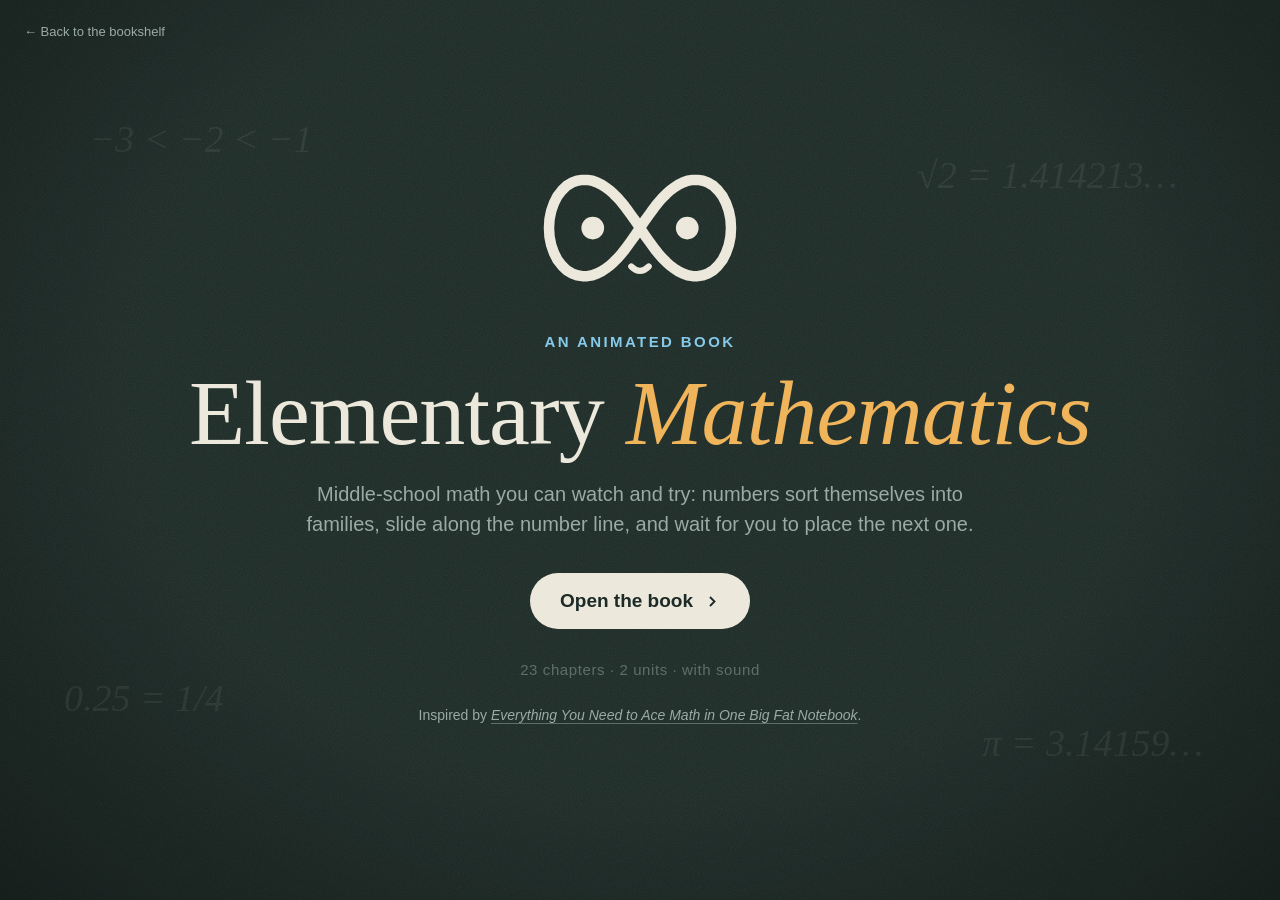
<file: site/math-notebook/index.html>
<!doctype html>
<html lang="en">
<head>
<meta charset="utf-8">
<meta name="viewport" content="width=device-width, initial-scale=1">
<title>Elementary Mathematics — Papermorph</title>
<meta name="description" content="Animated middle-school mathematics, with narrated lessons, interactive quick checks, and chapter practice.">
<link rel="icon" href="data:image/svg+xml,%3Csvg xmlns='http://www.w3.org/2000/svg' viewBox='0 0 64 64'%3E%3Crect width='64' height='64' rx='14' fill='%231d2b27'/%3E%3Ctext x='32' y='45' text-anchor='middle' font-size='48' fill='%23f0b45a'%3E∞%3C/text%3E%3C/svg%3E">
<link rel="stylesheet" href="lib/units.css">
<link rel="stylesheet" href="lib/contents.css">
<link rel="stylesheet" href="../lib/books.css">
<script src="lib/units.js"></script>
<script src="lib/contents.js"></script>
<script src="unit-art.js"></script>
<link rel="expect" href="#ch01" blocking="render">
</head>
<body>
<section id="cover">
  <div class="chalk" aria-hidden="true"><!-- a few faint formulas or phrases from the book, drawn in chalk -->
    <span style="left:7%;top:13%;--d:1.6">−3 &lt; −2 &lt; −1</span>
    <span style="right:8%;top:17%;--d:1.9">√2 = 1.414213…</span>
    <span style="left:5%;bottom:20%;--d:2.2">0.25 = 1/4</span>
    <span style="right:6%;bottom:15%;--d:2.5">π = 3.14159…</span>
  </div>
  <svg class="mascot draw" id="guide" width="210" height="147"></svg>
  <p class="kicker">An animated book</p>
  <h1>Elementary <i>Mathematics</i></h1>
  <p class="lede">Middle-school math you can watch and try: numbers sort themselves into families, slide along the number line, and wait for you to place the next one.</p>
  <div class="acts">
    <a class="btn go" href="#contents" data-t="open">Open the book<svg viewBox="0 0 16 16"><path d="M6 2.5 11.5 8 6 13.5 4.6 12.1 8.7 8 4.6 3.9z"/></svg></a>
    <a class="btn quiet" id="resume" hidden></a>
  </div>
  <p class="meta" id="meta"></p>
  <p class="inspiration">Inspired by <a href="https://www.hachettebookgroup.com/titles/workman-publishing/everything-you-need-to-ace-math-in-one-big-fat-notebook/9780761160960/?lens=workman-publishing-company" target="_blank" rel="noopener noreferrer"><i>Everything You Need to Ace Math in One Big Fat Notebook</i></a>.</p>
  <a class="back-shelf cover-back" href="../">← Back to the bookshelf</a>
</section>

<main id="contents">
  <header class="top">
    <a class="home" href="#book" aria-label="Back to the cover" data-t-label="toCover"><svg class="mascot" id="guideSmall" width="52" height="36"></svg><strong>Elementary <i>Mathematics</i></strong></a>
    <span class="prog" id="prog"></span>
    <a class="back-shelf contents-back" href="../">← Bookshelf</a>
  </header>
  <div id="units"></div>
</main>

<script>
// Add a chapter here when its lesson is ready; chapters are numbered in order from start.
Contents.book({
  units: [   // [unit title, [[chapter title, minutes], ...], { unit, chapter, sample }?]
    ['The Number System', [['Types of Numbers and the Number Line', 9], ['Positive and Negative Numbers', 8], ['Absolute Value', 9], ['Factors and Greatest Common Factor', 11], ['Multiples and Least Common Multiple', 10], ['Fraction Basics: Types of Fractions and Adding and Subtracting Fractions', 13], ['Multiplying and Dividing Fractions', 12], ['Adding and Subtracting Decimals', 11], ['Multiplying Decimals', 12], ['Dividing Decimals', 10], ['Adding Positive and Negative Numbers', 12], ['Subtracting Positive and Negative Numbers', 13], ['Multiplying and Dividing Positive and Negative Numbers', 14], ['Inequalities', 10]]],
    ['Ratios, Proportions, and Percents', [['Ratios', 9], ['Unit Rate and Unit Price', 10], ['Proportions', 12], ['Converting Measurements', 13], ['Percent', 13], ['Percent Word Problems', 13], ['Taxes and Fees', 9], ['Discounts and Markups', 11], ['Gratuity and Commission', 7]]],
  ],
  hues: ['#f4a48c', '#86c9e8', '#f3c95c', '#e8a0c8', '#8fd6b0', '#bba8ee', '#f0b45a'],
});
</script>
</body>
</html>
</file>
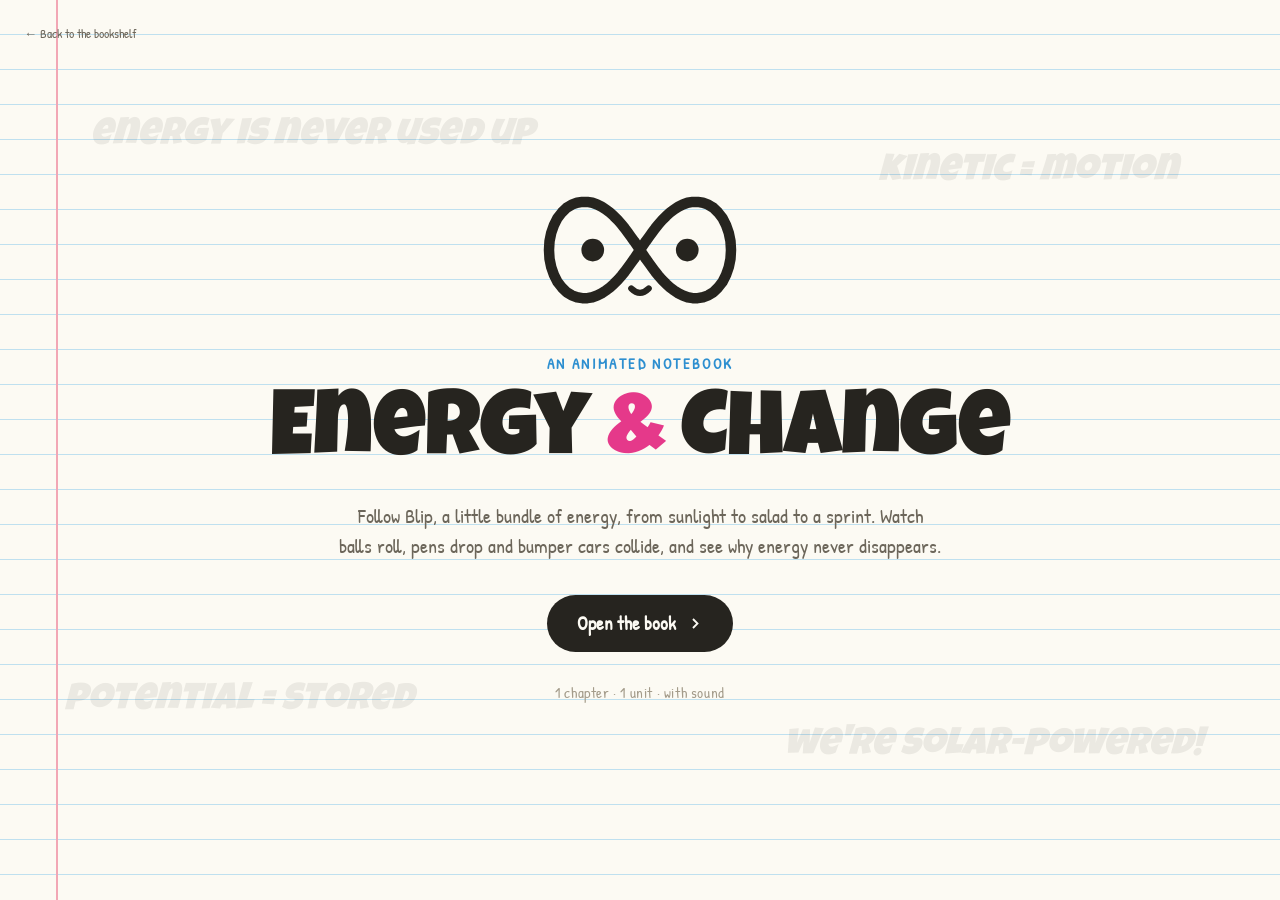
<file: site/physics-notebook/index.html>
<!doctype html>
<html lang="en">
<head>
<meta charset="utf-8">
<meta name="viewport" content="width=device-width, initial-scale=1">
<title>Energy &amp; Change</title>
<meta name="description" content="An animated notebook about energy: Blip, a little bundle of energy, changes form but never disappears.">
<link rel="icon" href="data:image/svg+xml,%3Csvg xmlns='http://www.w3.org/2000/svg' viewBox='0 0 64 64'%3E%3Crect width='64' height='64' rx='14' fill='%231d2b27'/%3E%3Ctext x='32' y='45' text-anchor='middle' font-size='48' fill='%23f0b45a'%3E∞%3C/text%3E%3C/svg%3E">
<link rel="stylesheet" href="lib/units.css">
<link rel="stylesheet" href="lib/contents.css">
<link rel="stylesheet" href="../lib/books.css">
<script src="lib/units.js"></script>
<script src="lib/contents.js"></script>
<script src="unit-art.js"></script>
<link rel="expect" href="#ch13" blocking="render">
<style>
/* The notebook look of the lessons (lib/book.css): ink on lined paper, hand fonts. */
:root {
  --page: #d9d3c4; --board: #fcfaf3; --panel: #fffdf8; --edge: #d4ccb8;
  --chalk: #26241f; --dim: #6c665a; --faint: #a39b8a; --task: #e5398a; --quiz: #2d8fd0; --good: #2f9a5c;
  --ui: "Patrick Hand", "Avenir Next", "Segoe UI", sans-serif;
  --book: "Luckiest Guy", "Patrick Hand", sans-serif;
  --top-bg: rgba(252, 250, 243, .9); --top-line: #ddd5c3; --lift: rgba(60, 50, 30, .18);
  color-scheme: light;
}
@font-face { font-family: "Patrick Hand"; src: url(lib/fonts/PatrickHand-Regular.ttf) format("truetype"); font-display: swap; }
@font-face { font-family: "Luckiest Guy"; src: url(lib/fonts/LuckiestGuy-Regular.ttf) format("truetype"); font-display: swap; }
/* Notebook paper: blue rules and a red margin, like the lesson stage. */
body::before { background: linear-gradient(90deg, transparent 56px, #f2a7b5 56px 58px, transparent 58px),
    repeating-linear-gradient(180deg, transparent 0 34px, #bfe0ef 34px 35px); }
h1 i { font-style: normal; }
</style>
</head>
<body>
<section id="cover">
  <div class="chalk" aria-hidden="true"><!-- a few faint formulas or phrases from the book, drawn in chalk -->
    <span style="left:7%;top:13%;--d:1.6">energy is never used up</span>
    <span style="right:8%;top:17%;--d:1.9">kinetic = motion</span>
    <span style="left:5%;bottom:20%;--d:2.2">potential = stored</span>
    <span style="right:6%;bottom:15%;--d:2.5">we're solar-powered!</span>
  </div>
  <svg class="mascot draw" id="guide" width="210" height="147"></svg>
  <p class="kicker">An animated notebook</p>
  <h1>Energy <i>&amp;</i> Change</h1>
  <p class="lede">Follow Blip, a little bundle of energy, from sunlight to salad to a sprint. Watch balls roll, pens drop and bumper cars collide, and see why energy never disappears.</p>
  <div class="acts">
    <a class="btn go" href="#contents" data-t="open">Open the book<svg viewBox="0 0 16 16"><path d="M6 2.5 11.5 8 6 13.5 4.6 12.1 8.7 8 4.6 3.9z"/></svg></a>
    <a class="btn quiet" id="resume" hidden></a>
  </div>
  <p class="meta" id="meta"></p>
  <a class="back-shelf cover-back" href="../">← Back to the bookshelf</a>
</section>

<main id="contents">
  <header class="top">
    <a class="home" href="#book" aria-label="Back to the cover" data-t-label="toCover"><svg class="mascot" id="guideSmall" width="52" height="36"></svg><strong>Energy <i>&amp;</i> Change</strong></a>
    <span class="prog" id="prog"></span>
    <a class="back-shelf contents-back" href="../">← Bookshelf</a>
  </header>
  <div id="units"></div>
</main>

<script>
// Add a chapter here when its lesson is ready; chapters are numbered in order from start.
Contents.book({
  start: { unit: 4, chapter: 13 },
  units: [   // [unit title, [[chapter title, minutes], ...], { unit, chapter, sample }?]
    ['Energy', [['Forms of Energy', 9]]],
  ],
  hues: ['#e5398a', '#2d8fd0', '#e89a00', '#2f9a5c', '#7b55c9'],   // marker colours that read on paper
});
</script>
</body>
</html>
</file>
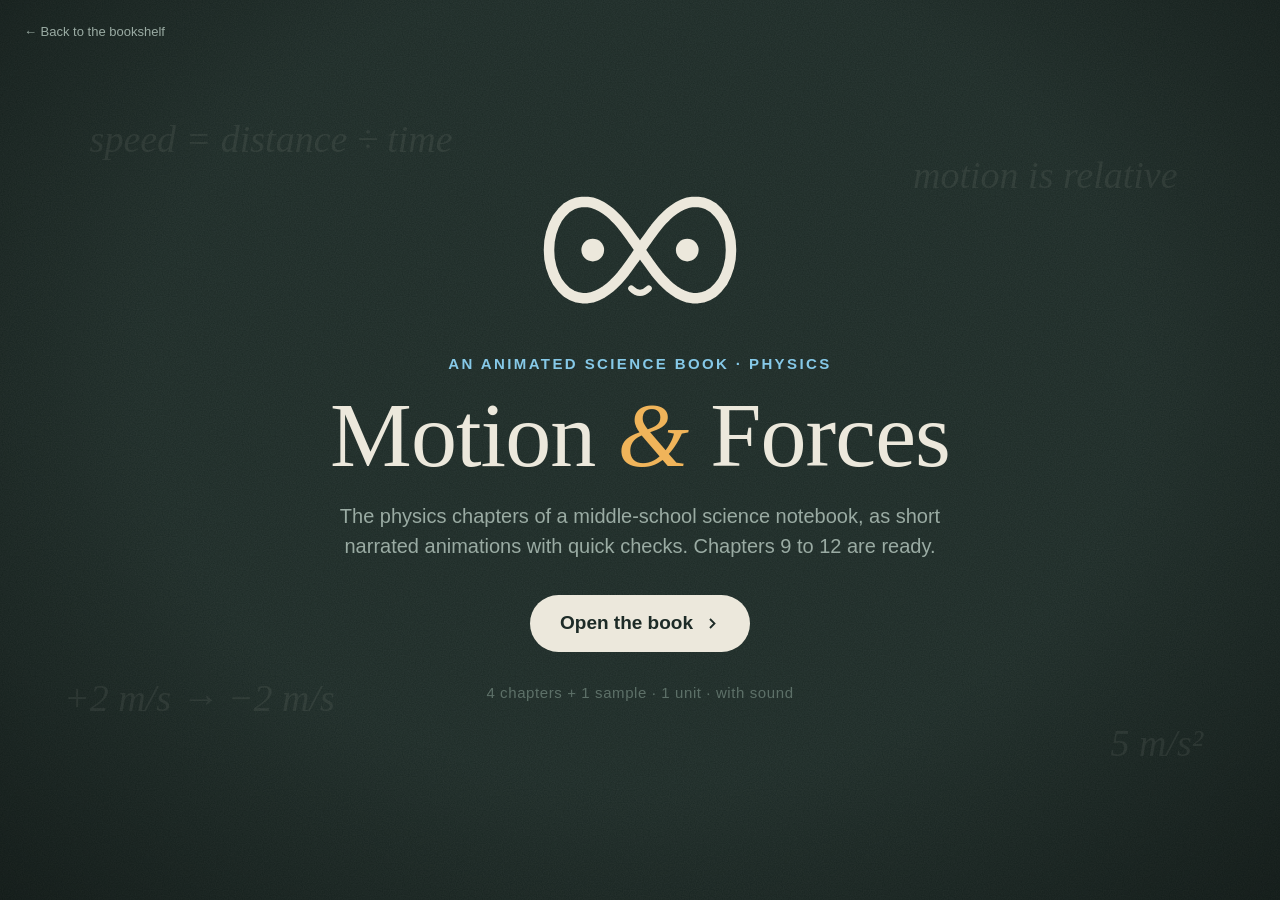
<file: site/science/index.html>
<!doctype html>
<html lang="en">
<head>
<meta charset="utf-8">
<meta name="viewport" content="width=device-width, initial-scale=1">
<title>Ace Science · Physics</title>
<meta name="description" content="The physics chapters of a middle-school science notebook — motion, forces, gravity and machines — as narrated animations with quick checks.">
<link rel="icon" href="data:image/svg+xml,%3Csvg xmlns='http://www.w3.org/2000/svg' viewBox='0 0 64 64'%3E%3Crect width='64' height='64' rx='14' fill='%231d2b27'/%3E%3Ctext x='32' y='45' text-anchor='middle' font-size='48' fill='%23f0b45a'%3E∞%3C/text%3E%3C/svg%3E">
<link rel="stylesheet" href="lib/units.css">
<link rel="stylesheet" href="lib/contents.css">
<link rel="stylesheet" href="../lib/books.css">
<script src="lib/units.js"></script>
<script src="lib/contents.js"></script>
<script src="unit-art.js"></script>
<link rel="expect" href="#ch09" blocking="render">
</head>
<body>
<section id="cover">
  <div class="chalk" aria-hidden="true"><!-- a few faint formulas or phrases from the book, drawn in chalk -->
    <span style="left:7%;top:13%;--d:1.6">speed = distance ÷ time</span>
    <span style="right:8%;top:17%;--d:1.9">motion is relative</span>
    <span style="left:5%;bottom:20%;--d:2.2">+2 m/s → −2 m/s</span>
    <span style="right:6%;bottom:15%;--d:2.5">5 m/s²</span>
  </div>
  <svg class="mascot draw" id="guide" width="210" height="147"></svg>
  <p class="kicker">An animated science book · physics</p>
  <h1>Motion <i>&amp;</i> Forces</h1>
  <p class="lede">The physics chapters of a middle-school science notebook, as short narrated animations with quick checks. Chapters 9 to 12 are ready.</p>
  <div class="acts">
    <a class="btn go" href="#contents" data-t="open">Open the book<svg viewBox="0 0 16 16"><path d="M6 2.5 11.5 8 6 13.5 4.6 12.1 8.7 8 4.6 3.9z"/></svg></a>
    <a class="btn quiet" id="resume" hidden></a>
  </div>
  <p class="meta" id="meta"></p>
  <a class="back-shelf cover-back" href="../">← Back to the bookshelf</a>
</section>

<main id="contents">
  <header class="top">
    <a class="home" href="#book" aria-label="Back to the cover" data-t-label="toCover"><svg class="mascot" id="guideSmall" width="52" height="36"></svg><strong>Motion <i>&amp;</i> Forces</strong></a>
    <span class="prog" id="prog"></span>
    <a class="back-shelf contents-back" href="../">← Bookshelf</a>
  </header>
  <div id="units"></div>
</main>

<script>
// Add a chapter here when its lesson is ready; chapters are numbered in order from start.
Contents.book({
  start: { unit: 3, chapter: 9 },
  units: [   // [unit title, [[chapter title, minutes], ...], { unit, chapter, sample }?]
    ['Motion, Forces, and Work', [['Motion', 18], ['Force and Newton’s Laws of Motion', 13], ['Gravity, Friction, and More Forces in Everyday Life', 15], ['Work and Machines', 14]]],
    ['Outer Space: the Sun, Earth and Moon', [['The Sun-Earth-Moon System', 14]], { unit: 5, chapter: 19, sample: true }],
  ],
  hues: ['#f4a48c', '#86c9e8', '#f3c95c', '#e8a0c8', '#8fd6b0', '#bba8ee', '#f0b45a'],
});
</script>
</body>
</html>
</file>
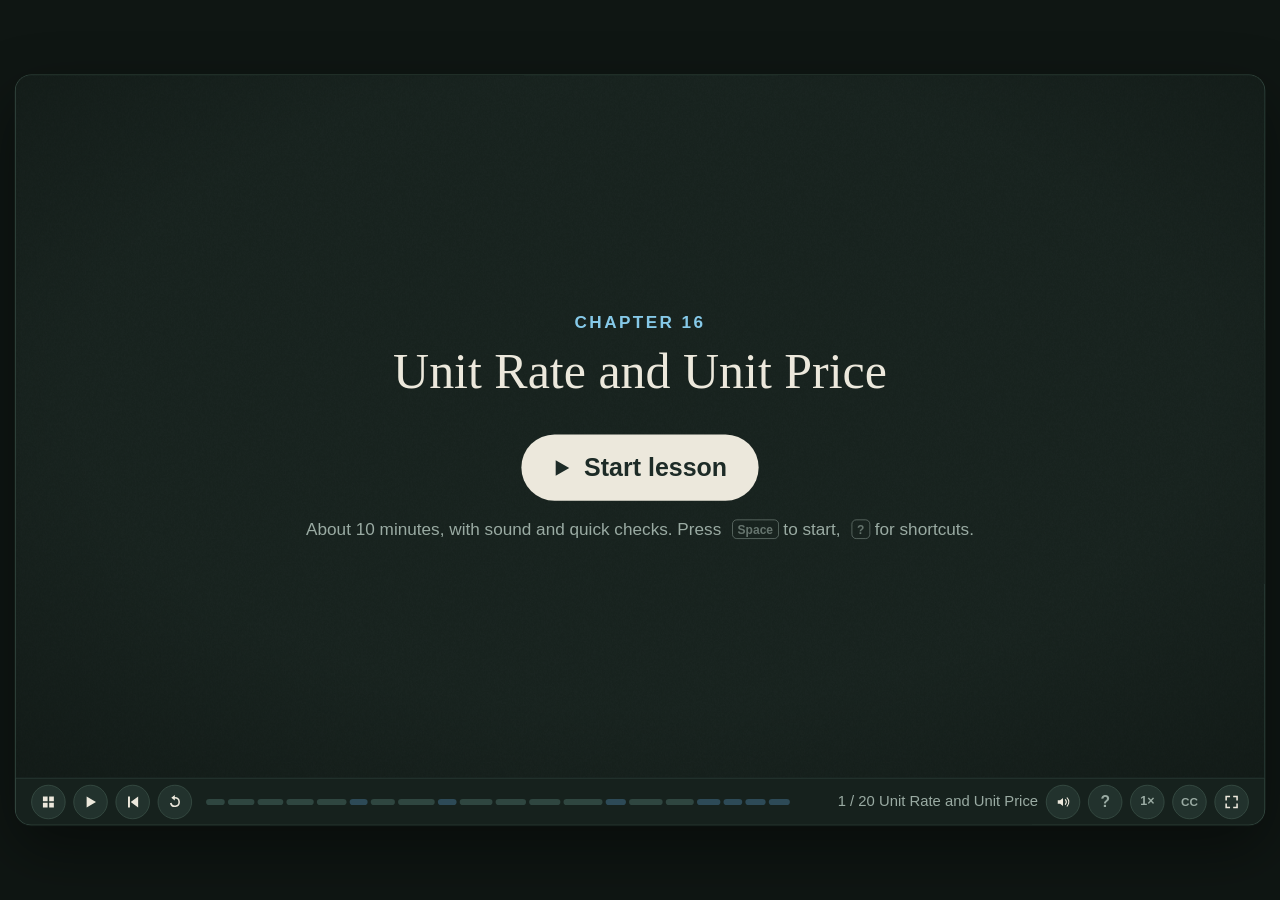
<file: site/math-notebook/ch16/index.html>
<!doctype html>
<html lang="en"><head><meta charset="utf-8"><meta name="viewport" content="width=device-width,initial-scale=1"><title>Unit Rate and Unit Price — Elementary Mathematics</title><link rel="stylesheet" href="../lib/engine.css"><link rel="expect" href="#bar" blocking="render"><style>.band .prompt{font-size:27px}.side .keys{font-size:19px}.screen .blanks .bline{gap:12px}.screen .blanks .box{width:7ch!important}.screen .blanks .why{font-size:22px}.screen .blanks .bline svg tspan{font-style:normal}</style></head><body>
<script src="../lib/engine.js"></script><script src="audio/en/timings.js"></script><script>
'use strict';
const CHAPTER={number:16,title:'Unit Rate and Unit Price',minutes:10,language:'en', next: '../ch17/' };
// Reuse ch15 text/math entrance pattern; quantities blue, time/item denominator coral, focus amber.
const urText=(p,s,x,y,t=0,size=30,col=COL.chalk,anchor='start')=>{const e=T(p,s,{x,y,size,fill:col,anchor,o:0});show(e,t);return e;};
const urMath=(p,s,x,y,t=0,size=52,col=COL.chalk)=>{const e=M(p,Array.isArray(s)?s:[s],{x,y,size,fill:col,anchor:'middle',o:0});show(e,t);return e;};
const urTitle=(p,s,sub='')=>{urText(p,s,100,110,.1,43);if(sub)urText(p,sub,100,165,.15,27,COL.dim);};
function urParcel(p,id,x,y){const g=G(p,{x,y});g.dataset.objectId=id;mk('rect',{x:-24,y:-21,width:48,height:42,rx:3,fill:mix(COL.board,COL.whole,.3),stroke:COL.whole,'stroke-width':3},g);path(g,'M-24 -7H24 M0 -21V-7',{stroke:COL.whole,'stroke-width':2});return g;}
function urDelivery(p,grouped=false){const parcels=Array.from({length:12},(_,i)=>urParcel(p,'parcel-'+i,grouped?550+i%4*100:350+i%6*100,grouped?290+Math.floor(i/4)*130:325+Math.floor(i/6)*100));const times=[0,1,2].map(i=>{const g=G(p,{x:1120,y:290+i*130});g.dataset.timeId='minute-'+i;mk('rect',{x:-100,y:-40,width:200,height:80,rx:10,fill:'none',stroke:COL.nat,'stroke-width':3},g);T(g,'1 minute',{y:11,size:30,fill:COL.nat,anchor:'middle'});return g;});return {parcels,times};}
function urRegroup(model,t){model.parcels.forEach((e,i)=>tw(e,{x:550+i%4*100,y:290+Math.floor(i/4)*130},t,2,io));}
function urDistance(p,id,x,y,n,w=100){const g=G(p,{x,y});g.dataset.distanceId=id;g.dataset.km=String(n/4);for(let i=0;i<n;i++)mk('rect',{x:i*w,y:0,width:w,height:70,fill:mix(COL.board,COL.whole,.3),stroke:COL.whole,'stroke-width':2},g);return g;}
function urSwim(p){const cells=[0,1,2].map(i=>urDistance(p,'observed-'+i,300+i*100,300,1));const time=G(p,{x:300,y:480});mk('rect',{width:300,height:70,fill:mix(COL.board,COL.nat,.25),stroke:COL.nat,'stroke-width':3},time);T(time,'½ hour',{x:150,y:44,size:31,fill:COL.nat,anchor:'middle'});urText(p,'distance · each tile = ¼ km',300,265,0,30,COL.whole);urText(p,'time',300,450,0,30,COL.nat);return {cells,time};}
function urBottle(p,id,x,y){const g=G(p,{x,y});g.dataset.bottleId=id;path(g,'M-12 -44H12V-26L25 -10V40Q25 47 18 47H-18Q-25 47 -25 40V-10L-12 -26Z',{fill:mix(COL.board,COL.nat,.2),stroke:COL.nat,'stroke-width':3});path(g,'M-23 10H23',{stroke:COL.nat,'stroke-width':3});return g;}
function urMoney(p){const bottles=[0,1,2,3].map(i=>urBottle(p,'bottle-'+i,275+i*350,285));const dimes=Array.from({length:36},(_,i)=>{const g=G(p,{x:440+i%12*60,y:390+Math.floor(i/12)*60});g.dataset.dimeId='dime-'+i;g.dataset.cents='10';mk('circle',{r:17,fill:mix(COL.board,COL.whole,.35),stroke:COL.whole,'stroke-width':2},g);return g;});urText(p,'36 dime tiles · each = $0.10 · total = $3.60',800,625,0,32,COL.whole,'middle');return {bottles,dimes};}
function urPack(p,x,y,name,n,cost,t=0){const g=G(p,{x,y});urText(g,name,0,0,t,33,COL.chalk);const money=mk('rect',{x:0,y:40,width:cost*70,height:65,fill:mix(COL.board,COL.whole,.3),stroke:COL.whole,'stroke-width':2},g);const count=mk('rect',{x:0,y:165,width:n*70,height:65,fill:mix(COL.board,COL.nat,.25),stroke:COL.nat,'stroke-width':2},g);const costLab=urText(g,'$'+cost.toFixed(2)+' total',0,140,t,30,COL.whole),countLab=urText(g,n+' notebooks',0,265,t,30,COL.nat);return {g,money,count,n,cost,costLab,countLab};}
const BEATS=[
['intro','Unit Rate and Unit Price',(m,D)=>{const g=G(scene,{o:0,y:24});T(g,'Unit 2 · Ratios, Proportions, and Percents · Chapter 16',{x:800,y:200,size:28,fill:COL.dim,anchor:'middle'});T(g,'Unit Rate',{x:800,y:330,size:86,weight:600,anchor:'middle'});T(g,'and Unit Price',{x:800,y:435,size:86,weight:600,anchor:'middle'});T(g,'4 parcels / 1 minute',{x:800,y:580,size:52,fill:COL.task,anchor:'middle'});tw(g,{o:1,y:0},.2,1,out);urText(g,'Keep the units · compare per one',800,735,m('sub'),36,COL.dim,'middle');hide(g,D-.8,.7);}],
['rate','Different quantities, different units',m=>{const p=panel(0);urTitle(p,'Twelve parcels · three minutes');S.urDelivery=urDelivery(p);urText(p,'12 parcels',590,245,m('units'),35,COL.whole,'middle');urText(p,'3 minutes',1120,205,m('units'),35,COL.nat,'middle');urText(p,'parcels per minute',800,680,m('ordered'),48,COL.task,'middle');urText(p,'parcels ÷ minutes',800,790,m('ordered',2),38,COL.chalk,'middle');}],
['groups','Share the same work across time',m=>{const p=panel(0);urTitle(p,'Same twelve parcels · three equal groups','Equal sharing represents the average; actual minute counts can vary.');S.urDelivery=urDelivery(p);urRegroup(S.urDelivery,m('share'));[0,1,2].forEach(i=>urText(p,'4 parcels',350,300+i*130,m('each'),32,COL.whole,'middle'));urText(p,'12 parcels / 3 minutes = 4 parcels / 1 minute',800,755,m('rate'),37,COL.task,'middle');}],
['unit','Make the denominator one',m=>{const p=panel(0);urTitle(p,'Unit rate = rate per ONE');S.urDelivery=urDelivery(p,true);const focus=mk('rect',{x:480,y:225,width:760,height:125,rx:14,fill:'none',stroke:COL.task,'stroke-width':4},p);put(focus,{o:0});show(focus,m('one'));urMath(p,'12 ÷ 3 = 4',395,690,m('divide'),53,COL.whole);urMath(p,'3 ÷ 3 = 1',1130,690,m('divide',1),53,COL.nat);urText(p,'4 parcels per 1 minute',800,785,m('one'),47,COL.task,'middle');urText(p,'4 parcels per minute, on average',800,850,m('meaning'),29,COL.dim,'middle');}],
['direction','The question chooses the direction',m=>{const p=panel(0);urTitle(p,'Parcels per minute ↔ minutes per parcel');const a=G(p,{x:800,y:330}),b=G(p,{x:800,y:510});T(a,'12 parcels',{size:52,anchor:'middle',fill:COL.whole});T(b,'3 minutes',{size:52,anchor:'middle',fill:COL.nat});const rule=path(p,'M560 405H1040',{stroke:COL.chalk,'stroke-width':3});hide(rule,m('swap'),.2);show(rule,m('swap',2),.2);const first=urText(p,'12 ÷ 3 = 4 parcels/minute',800,710,m('forward'),44,COL.chalk,'middle');hide(first,m('swap'),.5);tw(a,{x:1000,y:420},m('swap'),1,io);tw(b,{x:600,y:420},m('swap'),1,io);tw(a,{x:800,y:510},m('swap',1),1,io);tw(b,{x:800,y:330},m('swap',1),1,io);urText(p,'3 ÷ 12 = ¼ minute/parcel',800,710,m('inverse'),44,COL.task,'middle');urText(p,'Same work · different question · different units',800,815,m('inverse',2),32,COL.dim,'middle');S.urSwap={a,b,rule};}],
['q1','Choose the per-minute picture',()=>{const p=panel(0);urTitle(p,'Four parcels per minute','Which picture puts FOUR parcels beside ONE minute?');S.urChoices=[[4,1],[1,4],[3,1]].map(([n,time],i)=>{const x=290+i*510,g=G(p);for(let j=0;j<n;j++)urParcel(g,'q1-'+i+'-'+j,x+(j-(n-1)/2)*62,315);mk('rect',{x:x-130,y:415,width:260,height:80,rx:12,fill:'none',stroke:COL.nat,'stroke-width':3},g);urText(g,time+(time===1?' minute':' minutes'),x,465,0,33,COL.nat,'middle');urText(g,n+(n===1?' parcel':' parcels'),x,250,0,32,COL.whole,'middle');return {el:g,box:[x-220,210,440,350],label:n+' parcels in '+time+' minutes'};});},{ask:done=>quiz(BAND,[{id:'c-per-minute',prompt:'Select the picture for 4 parcels per minute.',build:pickEls(S.urChoices,0,'Four parcels beside one minute. Units tell you the direction.',i=>i===1?'That is one parcel in four minutes, not four parcels per minute.':'That shows three parcels per minute; the requested count is four.')}],done)}],
['swim','Divide by fractional time',m=>{const p=panel(0);urTitle(p,'A swimmer: ¾ km in ½ hour','Labelled model; screen pixels are not physical kilometres.');S.urSwim=urSwim(p);urText(p,'¾ km',750,345,m('distance'),44,COL.whole);urText(p,'½ hour',750,525,m('time'),44,COL.nat);urMath(p,[F('3/4','1/2')],1170,415,m('question'),67);urText(p,'kilometres ÷ hours',1170,610,m('question'),30,COL.task,'middle');urText(p,'Wanted: kilometres per ONE hour',800,800,m('question',2),39,COL.task,'middle');}],
['reciprocal','How many half hours fit?',m=>{const p=panel(0);urTitle(p,'One hour contains TWO half hours','Projection assumes the swimmer keeps the same pace.');S.urSwim=urSwim(p);const time2=G(p,{x:600,y:650,o:0});mk('rect',{width:300,height:70,fill:mix(COL.board,COL.nat,.25),stroke:COL.nat,'stroke-width':3},time2);T(time2,'½ hour',{x:150,y:44,size:31,fill:COL.nat,anchor:'middle'});show(time2,m('extend'),.5);tw(time2,{y:480},m('extend'),2,io);const copies=[0,1,2].map(i=>{const e=urDistance(p,'projected-'+i,600+i*100,400,1);put(e,{o:0});show(e,m('extend'),.5);tw(e,{y:300},m('extend'),2,io);return e;});urText(p,'first half hour',450,405,0,26,COL.dim,'middle');urText(p,'another half hour · same pace',750,405,m('extend',2),25,COL.dim,'middle');urText(p,'1 hour',1080,525,m('extend',2),37,COL.nat);urMath(p,[F(3,4),' ÷ ',F(1,2)],400,700,m('divide'),48);urMath(p,'=',650,700,m('reciprocal'),48);urMath(p,[F(3,4),' × 2'],900,700,m('reciprocal'),48);urText(p,'= 1.5 km/hour',1250,700,m('answer'),39,COL.task,'middle');urText(p,'Distance and time both double; the pace stays the same.',800,835,m('answer',1),31,COL.dim,'middle');S.urSwim.copies=copies;S.urSwim.time2=time2;}],
['q2','Extend to one hour',()=>{const p=panel(0);urTitle(p,'¾ km in ½ hour · same pace for 1 hour','All distance strips use the same scale. Which is the one-hour distance?');S.urChoices=[[3,25,'⅜ km'],[3,50,'¾ km'],[6,50,'1½ km']].map(([n,w,label],i)=>{const x=290+i*510,g=G(p);for(let j=0;j<n;j++)mk('rect',{x:x-n*w/2+j*w,y:300,width:w,height:70,fill:mix(COL.board,COL.whole,.3),stroke:COL.whole,'stroke-width':2},g);urText(g,label,x,435,0,43,COL.whole,'middle');urText(g,'in 1 hour',x,525,0,31,COL.nat,'middle');g.dataset.km=String(n*w/200);return {el:g,box:[x-220,245,440,330],label:label+' in one hour'};});},{ask:done=>quiz(BAND,[{id:'c-half-hour',prompt:'Pick the distance for ONE hour at the same pace.',build:pickEls(S.urChoices,2,'One hour is two half hours: ¾ × 2 = 1½ kilometres.',i=>i===0?'That multiplies the distance by ½. Divide by ½ hour to get per hour.':'¾ kilometre is the half-hour distance. One whole hour gives twice as far.')}],done)}],
['average','A fractional rate; whole completed objects',m=>{const p=panel(0);urTitle(p,'Seven completed badges in two minutes','One possible steady schedule; every badge stays whole.');const badges=Array.from({length:7},(_,i)=>{const g=G(p,{x:350+i*125,y:310});g.dataset.badgeId='badge-'+i;g.dataset.completion=String(2*(i+1)/7);mk('circle',{r:25,fill:mix(COL.board,COL.whole,.3),stroke:COL.whole,'stroke-width':3},g);T(g,String(i+1),{y:9,size:25,anchor:'middle',fill:COL.whole});tw(g,{x:200+1000*(i+1)/7,y:420},m('timeline'),2,io);return g;});const axis=G(p,{o:0});path(axis,'M200 500H1200',{stroke:COL.nat,'stroke-width':3});[0,1,2].forEach(i=>{path(axis,`M${200+i*500} 488V512`,{stroke:COL.nat,'stroke-width':3});T(axis,i+' min',{x:200+i*500,y:555,size:30,fill:COL.nat,anchor:'middle'});});path(axis,'M700 365V500', {stroke:COL.task,'stroke-width':3,'stroke-dasharray':'8 8'});show(axis,m('timeline'));urText(p,'1 minute falls between badges 3 and 4',800,640,m('average'),31,COL.task,'middle');urText(p,'7 ÷ 2 = 3.5 badges/minute on average',800,735,m('average'),42,COL.chalk,'middle');urText(p,'Total work ÷ total time · no badge is cut in half',800,835,m('whole'),32,COL.dim,'middle');S.urBadges=badges;}],
['price','Cost goes on top',m=>{const p=panel(0);urTitle(p,'Four bottles cost $3.60','Invented price · four identical bottles');[0,1,2,3].forEach(i=>urBottle(p,'price-'+i,370+i*180,350));urText(p,'$3.60 cost',1200,305,m('cost'),45,COL.whole,'middle');path(p,'M1010 370H1390',{stroke:COL.chalk,'stroke-width':3});urText(p,'4 bottles',1200,450,m('items'),45,COL.nat,'middle');urText(p,'$3.60 ÷ 4 bottles',800,670,m('fraction'),50,COL.chalk,'middle');urText(p,'Wanted: dollars per bottle',800,805,m('fraction',2),38,COL.task,'middle');}],
['splitprice','Share the cost without changing the total',m=>{const p=panel(0);urTitle(p,'Thirty-six dimes shared among four bottles');S.urMoney=urMoney(p);S.urMoney.dimes.forEach((e,i)=>{const b=Math.floor(i/9),j=i%9;tw(e,{x:235+b*350+j%3*40,y:390+Math.floor(j/3)*55},m('share'),2,io);});[0,1,2,3].forEach(i=>urText(p,'9 dimes = $0.90',275+i*350,555,m('each'),29,COL.whole,'middle'));urText(p,'$3.60 ÷ 4 = $0.90 per bottle',800,755,m('price'),47,COL.task,'middle');urText(p,'Four equal costs still total $3.60',800,840,m('price',1),31,COL.dim,'middle');}],
['compare','Compare the cost of one matching item',m=>{const p=panel(0);urTitle(p,'Notebook packs A and B','Both packs use the same cost scale and the same item-count scale.');S.urPacks=[urPack(p,230,270,'Pack A: 3 for $4.50',3,4.5),urPack(p,890,270,'Pack B: 5 for $7.00',5,7)];urText(p,'Identical notebooks · no extra charges',800,210,m('assumption'),28,COL.task,'middle');S.urPacks.forEach((a,i)=>{hide(a.costLab,m('normalize'),.4);hide(a.countLab,m('normalize'),.4);urText(a.g,'$'+(a.cost/a.n).toFixed(2)+' per notebook',0,140,m('normalize',2),30,COL.whole);urText(a.g,'1 notebook',0,265,m('normalize',2),30,COL.nat);tw(a.money,{'a_width':a.cost/a.n*70},m('normalize'),2,io);tw(a.count,{'a_width':70},m('normalize'),2,io);urText(p,'÷ '+a.n+' for both bars',500+i*660,565,m('normalize'),28,COL.task,'middle');urText(p,'$'+(a.cost/a.n).toFixed(2)+' / 1 notebook',465+i*660,630,m('normalize',2),37,COL.chalk,'middle');});urText(p,'Pack B: $0.10 less per notebook',800,765,m('compare'),42,COL.task,'middle');urText(p,'Higher total cost can still mean lower unit price.',800,845,m('compare',1),30,COL.dim,'middle');}],
['q3','Choose the lower unit price',()=>{const p=panel(0);urTitle(p,'Same markers · no extra charges','Compare dollars per marker, not total cost alone.');S.urChoices=[[4,2.8],[6,3.9]].map(([n,c],i)=>{const x=450+i*700,g=G(p);for(let j=0;j<n;j++)mk('rect',{x:x+(j-(n-1)/2)*48-10,y:270,width:20,height:100,rx:5,fill:mix(COL.board,COL.nat,.3),stroke:COL.nat,'stroke-width':2},g);urText(g,'Pack '+['A','B'][i]+': '+n+' markers',x,225,0,36,COL.nat,'middle');urText(g,'$'+c.toFixed(2)+' total',x,440,0,36,COL.whole,'middle');urText(g,'$'+(c/n).toFixed(2)+' per marker',x,545,0,41,COL.task,'middle');g.dataset.count=String(n);g.dataset.cost=String(c);return {el:g,box:[x-290,190,580,410],label:'Pack '+['A','B'][i]+', '+(c/n).toFixed(2)+' dollars per marker'};});},{ask:done=>quiz(BAND,[{id:'c-unit-price',prompt:'Pick the pack with the LOWER price per marker.',build:pickEls(S.urChoices,1,'Pack B: $3.90 ÷ 6 = $0.65 per marker, lower than $0.70.',()=> 'Pack A costs less in total, but each marker costs $0.70. Pack B is $0.65 per marker.')}],done)}],
['trap','Let the units catch a reversed division',m=>{const p=panel(0);urTitle(p,'Unit price asks COST per ITEM');urText(p,'4 bottles ÷ $3.60',800,320,m('flip'),51,COL.chalk,'middle');urText(p,'gives bottles per dollar',800,405,m('flip'),33,COL.dim,'middle');const cross=path(p,'M480 275L1120 345 M480 345L1120 275',{stroke:COL.bad,'stroke-width':4},{d:0});draw(cross,m('flip',2),.8);urText(p,'$3.60 ÷ 4 bottles = $0.90 per bottle',800,555,m('correct'),44,COL.task,'middle');urText(p,'Compare matching units AND identical products.',800,720,m('compare'),37,COL.chalk,'middle');urText(p,'A pack is not automatically one bottle.',800,815,m('compare',1),32,COL.dim,'middle');}],
['wrap','Per one, with meaning',m=>{const p=panel(0);urTitle(p,'Four habits for rates and prices');[['Name the direction; keep both units.','w1'],['Divide first quantity by second; make denominator 1.','w2'],['Fractional time still means divide by time.','w3'],['Price = cost/item; fractional counts can describe averages.','w4']].forEach(([s,key],i)=>{const g=G(p,{x:-16,y:285+i*145,o:0});mk('circle',{cx:130,cy:-10,r:26,fill:COL.task},g);T(g,String(i+1),{x:130,y:0,size:30,anchor:'middle',fill:COL.board});T(g,s,{x:195,size:32});tw(g,{x:0,o:1},m(key),.6);});}],
['final1','Chapter practice',()=>panel(0),{ask:done=>quiz(SCREEN,[{id:'p-rates',prompt:'Find the unit rate in the units shown. Exact fractions or decimals are accepted.',build:blanks([
{parts:['45 km in 3 hours: ',{box:'15'},' km/hour'],why:'45 ÷ 3 = 15 kilometres per hour.'},
{parts:['⅔ km in ⅙ hour: ',{box:'4'},' km/hour'],why:'(2/3) ÷ (1/6) = (2/3) × 6 = 4 kilometres per hour.'},
{parts:['9 signs in 4 hours: ',{box:'2.25'},' signs/hour on average'],why:'9 ÷ 4 = 2.25 completed signs per hour on average; each sign stays whole.'},
{parts:['8 minutes for 4 parcels: ',{box:'2'},' minutes/parcel'],why:'Time per parcel: 8 minutes ÷ 4 parcels = 2 minutes per parcel.'}
])}],done,'Chapter practice   1 of 3')}],
['final2','Chapter practice',()=>panel(0),{ask:done=>quiz(SCREEN,[{id:'p-prices',prompt:'Calculate cost per item. The $ and units are already supplied.',build:blanks([
{parts:['$5.40 for 6 folders: $',{box:'0.90'},' per folder'],why:'5.40 ÷ 6 = 0.90 dollars per folder.'},
{parts:['$8.75 for 5 rolls: $',{box:'1.75'},' per roll'],why:'8.75 ÷ 5 = 1.75 dollars per roll.'},
{parts:['$6.30 for 9 cards: $',{box:'0.70'},' per card'],why:'6.30 ÷ 9 = 0.70 dollars per card.'}
])}],done,'Chapter practice   2 of 3')}],
['final3','Chapter practice',()=>panel(0),{ask:done=>quiz(SCREEN,[
{id:'p-compare',prompt:'Identical pencils, no extra charges: A has 8 for $3.20; B has 10 for $4.50. Which has the lower cost per pencil?',build:choice(['Pack A: $0.40 per pencil','Pack B: $0.45 per pencil','Equal unit prices'],0,'A: $3.20 ÷ 8 = $0.40 per pencil, less than B at $0.45.',['','More pencils does not guarantee a lower unit price. Compare $0.40 with $0.45.','The unit prices differ: $0.40 and $0.45.'])},
{id:'p-average',prompt:'A potter finishes 5 whole pots in 2 hours. What does 2.5 pots/hour mean?',build:choice(['Every hour must end with half a pot completed','An average: 5 completed pots divided by 2 hours','The potter completed only 2 whole pots'],1,'An average of 2.5 pots/hour summarizes five whole completed pots in two hours.',['The average is total completed pots divided by total time; no completed pot is cut in half.','','There were five completed pots, not two.'])}
],done,'Chapter practice   3 of 3')}],
['finish','Finished',()=>panel(0),{ask:finishCard}]
].map(([id,title,run,extra])=>({id,title,run,...extra}));
boot();
</script></body></html>
</file>
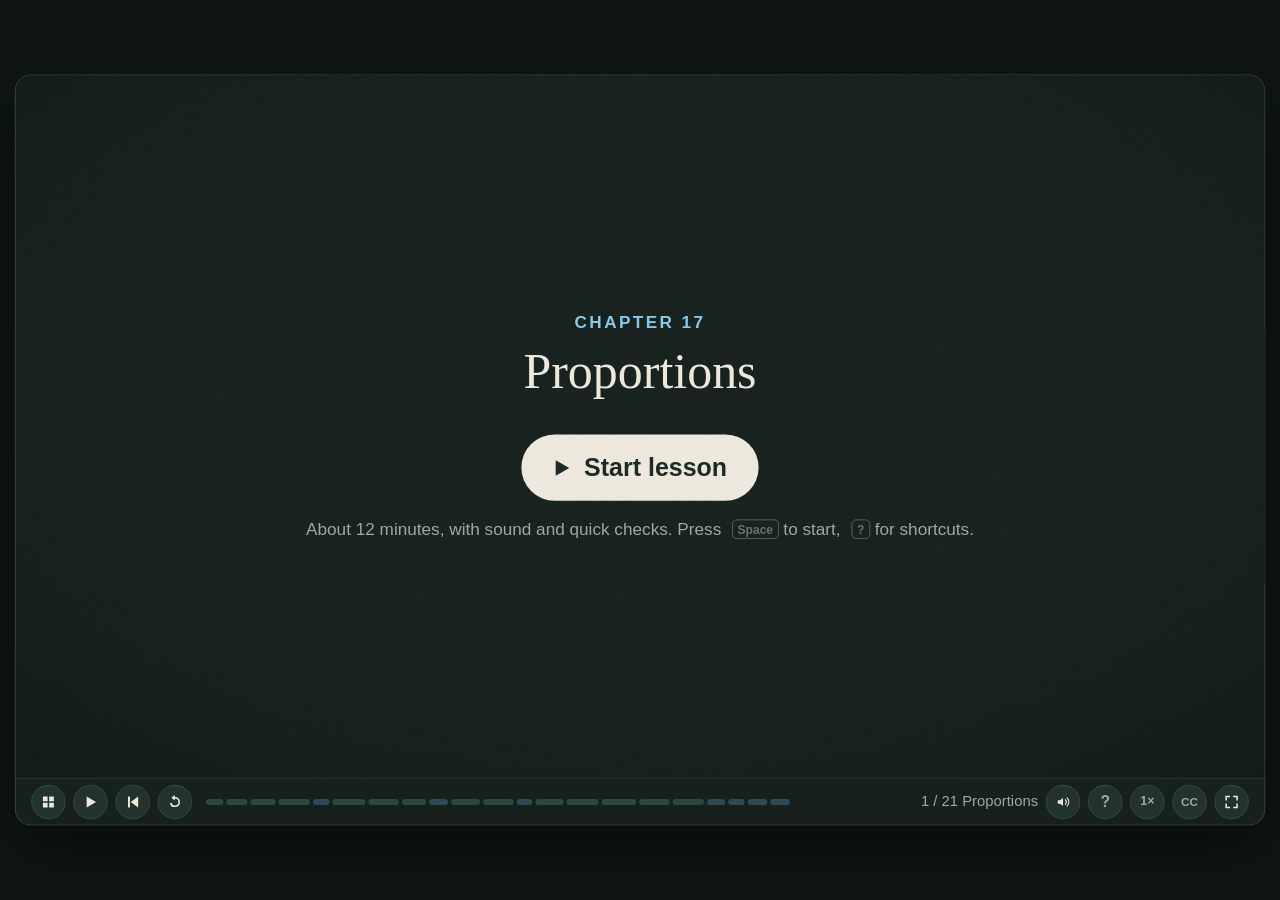
<file: site/math-notebook/ch17/index.html>
<!doctype html>
<html lang="en"><head><meta charset="utf-8"><meta name="viewport" content="width=device-width,initial-scale=1"><title>Proportions — Elementary Mathematics</title><link rel="stylesheet" href="../lib/engine.css"><link rel="expect" href="#bar" blocking="render"><style>.band .prompt{font-size:27px}.side .keys{font-size:19px}.screen .blanks .bline{gap:12px}.screen .blanks .box{width:8ch!important}.screen .blanks .why{font-size:22px}.screen .blanks .bline svg tspan{font-style:normal}</style></head><body>
<script src="../lib/engine.js"></script><script src="audio/en/timings.js"></script><script>
'use strict';
const CHAPTER={number:17,title:'Proportions',minutes:12,language:'en', next: '../ch18/' };
// Ch16 entrances; blue = output/concentrate, coral = input/water, amber = focus.
const prText=(p,s,x,y,t=0,size=30,col=COL.chalk,anchor='start')=>{const e=T(p,s,{x,y,size,fill:col,anchor,o:0});show(e,t);return e;};
const prMath=(p,s,x,y,t=0,size=52,col=COL.chalk)=>{const e=M(p,Array.isArray(s)?s:[s],{x,y,size,fill:col,anchor:'middle',o:0});show(e,t);return e;};
const prTitle=(p,s,sub='')=>{prText(p,s,100,110,.1,43);if(sub)prText(p,sub,100,165,.15,27,COL.dim);};
function prCup(p,id,x,y,col){const g=G(p,{x,y});g.dataset.cupId=id;g.dataset.cups='1';path(g,'M-20 -25H20L15 25H-15Z',{fill:mix(COL.board,col,.35),stroke:col,'stroke-width':3});path(g,'M-18 -12H18',{stroke:col,'stroke-width':2});return g;}
function prRecipe(p,a=2,b=3,groups=1,y=300){return [0,1,2].map(i=>{const g=G(p,{x:400+i*380,y:i<groups?0:80,o:i<groups?1:0});g.dataset.batchId='batch-'+i;const top=Array.from({length:a},(_,j)=>prCup(g,'batch-'+i+'-top-'+j,(j-(a-1)/2)*60,y,COL.whole));const bottom=Array.from({length:b},(_,j)=>prCup(g,'batch-'+i+'-bottom-'+j,(j-(b-1)/2)*60,y+150,COL.nat));return {g,top,bottom};});}
function prUnits(p,a,b,top,bot,x,y,t=0){const g=G(p,{o:0});T(g,a+' '+top,{x,y:y-55,size:39,fill:COL.whole,anchor:'middle'});path(g,`M${x-235} ${y}H${x+235}`,{stroke:COL.chalk,'stroke-width':3});T(g,b+' '+bot,{x,y:y+70,size:39,fill:COL.nat,anchor:'middle'});show(g,t);return g;}
function prBars(p,a,b,top,bot,u=90){const x=200;prText(p,top,x,250,0,32,COL.whole);prText(p,bot,x,460,0,32,COL.nat);const first=mk('rect',{x,y:280,width:a*u,height:70,fill:mix(COL.board,COL.whole,.3),stroke:COL.whole,'stroke-width':3},p),second=mk('rect',{x,y:490,width:b*u,height:70,fill:mix(COL.board,COL.nat,.3),stroke:COL.nat,'stroke-width':3},p);const firstLab=prText(p,a+' '+top,x,395,0,32,COL.whole),secondLab=prText(p,b+' '+bot,x,605,0,32,COL.nat),factor=prText(p,'scale × 1',1250,345,0,39,COL.task,'middle');return {first,second,firstLab,secondLab,factor,a,b,u,top,bot};}
function prScale(v,k,t){prog(q=>{const f=1+(k-1)*q;v.first.setAttribute('width',v.a*v.u*f);v.second.setAttribute('width',v.b*v.u*f);v.first.dataset.amount=String(v.a*f);v.second.dataset.amount=String(v.b*f);const fmt=n=>(q>0&&q<1?'≈ ':'')+String(+n.toFixed(3));v.firstLab.textContent=fmt(v.a*f)+' '+(v.a*f===1?v.top.replace(/^cups /,'cup '):v.top);v.secondLab.textContent=fmt(v.b*f)+' '+(v.b*f===1?v.bot.replace(/^cups /,'cup '):v.bot);v.factor.textContent='scale × '+fmt(f);},t,3,io);}
function prProduct(p,x,y,cols,rows,col){const g=G(p,{x,y});g.dataset.cols=String(cols);g.dataset.rows=String(rows);for(let r=0;r<rows;r++)for(let c=0;c<cols;c++)mk('rect',{x:c*22,y:r*22,width:22,height:22,fill:mix(COL.board,col,.3),stroke:col,'stroke-width':1.5},g);return g;}
const BEATS=[
['intro','Proportions',(m,D)=>{const g=G(scene,{o:0,y:24});T(g,'Unit 2 · Ratios, Proportions, and Percents · Chapter 17',{x:800,y:200,size:28,fill:COL.dim,anchor:'middle'});T(g,'Proportions',{x:800,y:380,size:96,weight:600,anchor:'middle'});M(g,[F(2,3),' = ',F(6,9)],{x:800,y:575,size:76,fill:COL.task,anchor:'middle'});tw(g,{o:1,y:0},.2,1,out);prText(g,'Different batch size · same balance',800,745,m('sub'),37,COL.dim,'middle');hide(g,D-.8,.7);}],
['recipe','An ordered recipe',m=>{const p=panel(0);prTitle(p,'Two cups of syrup · three cups of water','Invented recipe · every drawn cup represents 1 cup of liquid');S.prRecipe=prRecipe(p);prText(p,'syrup',130,310,m('syrup'),34,COL.whole);prText(p,'water',130,460,m('water'),34,COL.nat);prUnits(p,2,3,'cups syrup','cups water',1130,370,m('ratio'));prText(p,'Keep syrup first, water second.',800,760,m('ratio',2),40,COL.task,'middle');}],
['copies','Three copies, same recipe',m=>{const p=panel(0);prTitle(p,'Copy the WHOLE recipe','Original batch stays; two new batches use the same amounts.');S.prRecipe=prRecipe(p);prText(p,'syrup',130,310,0,34,COL.whole);prText(p,'water',130,460,0,34,COL.nat);S.prRecipe.slice(1).forEach(s=>{show(s.g,m('copy'),.5);tw(s.g,{y:0},m('copy'),2,io);});[0,1,2].forEach(i=>prText(p,'batch '+(i+1),400+i*380,560,i?m('copy',2):0,29,COL.dim,'middle'));prText(p,'6 cups syrup / 9 cups water',800,665,m('total'),44,COL.chalk,'middle');prMath(p,[F(2,3),' = ',F(6,9)],800,785,m('same'),58,COL.task);}],
['scale','Both amounts share one factor',m=>{const p=panel(0);prTitle(p,'Scale both liquid amounts together','Both bars use the same cup scale; intermediate readouts use ≈.');S.prBars=prBars(p,2,3,'cups syrup','cups water');prScale(S.prBars,3,m('grow'));prMath(p,[F('2 × 3','3 × 3'),' = ',F(2,3)],800,740,m('cancel'),55,COL.task);prText(p,'Same nonzero factor · denominators ≠ 0',800,845,m('rule'),32,COL.dim,'middle');}],
['q1','Choose the equivalent batch',()=>{const p=panel(0);prTitle(p,'Keep 2 syrup cups for every 3 water cups','Select the batch that preserves the recipe. Each cup represents 1 cup.');S.prChoices=[[4,6],[4,3],[6,6]].map(([a,b],i)=>{const x=285+i*515,g=G(p);for(let j=0;j<a;j++)prCup(g,'q1-'+i+'-s-'+j,x+(j-(a-1)/2)*48,300,COL.whole);for(let j=0;j<b;j++)prCup(g,'q1-'+i+'-w-'+j,x+(j-(b-1)/2)*48,455,COL.nat);prText(g,a+' cups syrup',x,240,0,32,COL.whole,'middle');prText(g,b+' cups water',x,550,0,32,COL.nat,'middle');g.dataset.top=String(a);g.dataset.bottom=String(b);return {el:g,box:[x-220,205,440,380],label:a+' syrup cups and '+b+' water cups'};});},{ask:done=>quiz(BAND,[{id:'c-batch',prompt:'Which picture keeps syrup/water = 2/3?',build:pickEls(S.prChoices,0,'4/6 = 2/3: BOTH amounts doubled.',i=>i===1?'Only syrup doubled; water stayed at three. Double both amounts.':'Equal amounts give 1/1, not two syrup cups for every three water cups.')}],done)}],
['common','Where cross products come from',m=>{const p=panel(0);prTitle(p,'Make a common denominator','Multiplying by 9/9 or 3/3 multiplies by ONE.');prMath(p,[F(2,3)],400,310,0,84,COL.whole);prMath(p,[F(6,9)],1130,310,0,84,COL.nat);prMath(p,[F('2 × 9','3 × 9')],400,510,m('expand'),66,COL.whole);prMath(p,[F('6 × 3','9 × 3')],1130,510,m('expand',1),66,COL.nat);prMath(p,[F(18,27),' = ',F(18,27)],800,705,m('shared'),63,COL.task);prText(p,'Same denominator 27: compare 18 with 18.',800,840,m('compare'),33,COL.chalk,'middle');}],
['cross','The diagonal shortcut has a reason',m=>{const p=panel(0);prTitle(p,'Equal ratios ⇔ equal cross products','The common denominator is b × d; it must be nonzero.');prMath(p,[F(2,3)],580,340,0,93);prMath(p,[F(6,9)],1020,340,0,93);const diagonals=path(p,'M610 280L990 350 M610 350L990 280',{stroke:COL.task,'stroke-width':4},{d:0});draw(diagonals,m('diagonal'),1.2);prText(p,'2 × 9 = 18     6 × 3 = 18',800,520,m('diagonal',1.3),44,COL.task,'middle');prMath(p,[F('a','b'),' = ',F('c','d'),'    ⇔    a × d = c × b'],800,675,m('general'),51);prText(p,'b ≠ 0 and d ≠ 0',800,820,m('condition'),39,COL.dim,'middle');S.prDiagonals=diagonals;}],
['unequal','Unequal products, unequal ratios',m=>{const p=panel(0);prTitle(p,'Do 5/8 and 8/12 form a proportion?');prMath(p,[F(5,8),'     ',F(8,12)],800,350,0,85);prMath(p,'5 × 12 = 60',430,570,m('products'),52,COL.whole);prMath(p,'8 × 8 = 64',1160,570,m('products',2),52,COL.nat);prMath(p,'60 ≠ 64',800,710,m('different'),63,COL.task);prText(p,'Not a proportion: the ordered ratios differ.',800,835,m('check'),34,COL.chalk,'middle');}],
['q2','Choose the matching cross-product areas',()=>{const p=panel(0);prTitle(p,'Compare 2/4 with 6/12','Which picture shows the correct cross products? Each square = 1.');S.prChoices=[[[12,2],[6,4]],[[10,2],[6,4]],[[12,2],[5,4]]].map(([a,b],i)=>{const x=90+i*520,g=G(p);const top=prProduct(g,x+30,280,...a,COL.whole),bot=prProduct(g,x+30,455,...b,COL.nat);prText(g,a[1]+' × '+a[0],x+150,245,0,34,COL.whole,'middle');prText(g,b[0]+' × '+b[1],x+150,420,0,34,COL.nat,'middle');prText(g,String(a[0]*a[1]),x+355,315,0,38,COL.whole,'middle');prText(g,String(b[0]*b[1]),x+355,510,0,38,COL.nat,'middle');return {el:g,box:[x,210,440,370],label:a[1]+' times '+a[0]+' and '+b[0]+' times '+b[1],top,bot};});},{ask:done=>quiz(BAND,[{id:'c-products',prompt:'Choose 2 × 12 and 6 × 4. Do their areas match?',build:pickEls(S.prChoices,0,'Both actual rectangles contain 24 unit squares. Equal products give 2/4 = 6/12.',i=>i===1?'Use twelve, the second denominator, not ten. 2 × 12 = 24.':'Use six, the second numerator, not five. 6 × 4 = 24.')}],done)}],
['unknown','A letter names a missing amount',m=>{const p=panel(0);prTitle(p,'Same recipe · 3 concentrate cups for 4 water cups');prUnits(p,3,4,'cups concentrate','cups water',410,330);prMath(p,'=',795,340,0,56);S.prUnknown=prUnits(p,'x',12,'cups concentrate','cups water',1180,330,m('blank'));prText(p,'Matching ingredient units in matching positions',800,460,m('units'),31,COL.task,'middle');S.prRecipe=prRecipe(p,3,4,1,545);S.prRecipe.slice(1).forEach(s=>{show(s.g,m('groups'),.5);tw(s.g,{y:0},m('groups'),2,io);});prText(p,'concentrate',115,550,0,26,COL.whole);prText(p,'water',115,700,0,26,COL.nat);prText(p,'x = 9 cups of concentrate',800,825,m('answer'),40,COL.task,'middle');}],
['solve','Undo four copies by sharing',m=>{const p=panel(0);prTitle(p,'3/4 = x/12: find the missing number','Counters model the arithmetic product 36, not recipe cups.');prMath(p,'3 × 12 = 4 × x',800,245,m('product'),48);S.prCounters=Array.from({length:36},(_,i)=>{const e=G(p,{x:250+i%12*90,y:345+Math.floor(i/12)*65});e.dataset.counterId='counter-'+i;mk('circle',{r:17,fill:mix(COL.board,COL.whole,.35),stroke:COL.whole,'stroke-width':2},e);const group=Math.floor(i/9),j=i%9;tw(e,{x:350+group*300+(j%3-1)*60,y:345+Math.floor(j/3)*65},m('share'),2,io);return e;});[0,1,2,3].forEach(i=>{const box=mk('rect',{x:250+i*300,y:295,width:200,height:225,rx:12,fill:'none',stroke:COL.task,'stroke-width':2},p);put(box,{o:0});show(box,m('share',2));prText(p,'9 in group '+(i+1),350+i*300,575,m('share',2),28,COL.task,'middle');});prMath(p,'36 ÷ 4 = 9',800,695,m('divide'),56,COL.task);prText(p,'Check: 3/4 = 9/12 · 4 × 9 = 3 × 12',800,825,m('verify'),34,COL.chalk,'middle');}],
['q3','Complete the recipe',()=>{const p=panel(0);prTitle(p,'Same recipe: 3 cups concentrate / 4 cups water','Use 12 cups water. Which completed picture has the right amount AND units?');S.prChoices=[[9,12,'concentrate','water'],[16,12,'concentrate','water'],[9,12,'water','concentrate']].map(([a,b,top,bot],i)=>{const x=285+i*515,g=G(p),topCol=top==='concentrate'?COL.whole:COL.nat,botCol=bot==='concentrate'?COL.whole:COL.nat;prText(g,a+' cups '+top,x,255,0,30,topCol,'middle');mk('rect',{x:x-150,y:300,width:a*18,height:65,fill:mix(COL.board,topCol,.3),stroke:topCol,'stroke-width':3},g);prText(g,b+' cups '+bot,x,455,0,30,botCol,'middle');mk('rect',{x:x-150,y:495,width:b*18,height:65,fill:mix(COL.board,botCol,.3),stroke:botCol,'stroke-width':3},g);Object.assign(g.dataset,{top:String(a),bottom:String(b),topUnit:top,bottomUnit:bot});return {el:g,box:[x-220,215,440,385],label:a+' cups '+top+' above '+b+' cups '+bot};});},{ask:done=>quiz(BAND,[{id:'c-missing',prompt:'Choose the completed concentrate/water ratio.',build:pickEls(S.prChoices,0,'9 cups concentrate / 12 cups water = 3/4. Water tripled, so concentrate tripled.',i=>i===1?'Multiply three concentrate cups by three, not four water cups by four.':'The ingredient units are reversed. Concentrate must be above water in BOTH ratios.')}],done)}],
['decimal','An exact missing decimal',m=>{const p=panel(0);prTitle(p,'Find y: exact fractions or exact decimals');prMath(p,[F(5,8),' = ',F('y',14)],800,330,0,83);prMath(p,'8 × y = 5 × 14 = 70',800,505,m('cross'),57);prMath(p,'y = 70 ÷ 8 = 8.75',800,660,m('divide'),58,COL.task);prText(p,'Check: 8 × 8.75 = 70 · 8.75 = 35/4 exactly',800,815,m('verify'),32,COL.chalk,'middle');}],
['travel','A proportion needs the same speed',m=>{const p=panel(0);prTitle(p,'Train: 84 km in 3 hours','Prediction assumes the train maintains the same speed.');S.prBars=prBars(p,84,3,'km','hours',4);S.prBars.second.setAttribute('width',3*112);
prText(p,'Distance and time use separate, consistent scales.',800,210,m('assume'),27,COL.dim,'middle');prText(p,'km / hours in BOTH ratios',1250,500,m('units'),29,COL.task,'middle');prog(q=>{const f=1+4/3*q,a=84*f,b=3*f;S.prBars.first.setAttribute('width',a*4);S.prBars.second.setAttribute('width',b*112);S.prBars.first.dataset.amount=String(a);S.prBars.second.dataset.amount=String(b);const approx=q>0&&q<1?'≈ ':'';S.prBars.firstLab.textContent=approx+String(+a.toFixed(3))+' km';S.prBars.secondLab.textContent=approx+String(+b.toFixed(3))+' hours';S.prBars.factor.textContent='same speed';},m('extend'),3,io);prText(p,'28 km/hour × 7 hours = 196 km',800,745,m('answer'),42,COL.task,'middle');prText(p,'84/3 = 196/7 · observation + constant-speed assumption',800,840,m('answer',2),29,COL.dim,'middle');}],
['constant','The constant is a directed unit rate',m=>{const p=panel(0);prTitle(p,'Same recipe · concentrate per water','Both liquid bars use the same scale; both amounts divide by 4.');S.prBars=prBars(p,3,4,'cups concentrate','cups water',160);prScale(S.prBars,.25,m('normalize'));prText(p,'¾ cup concentrate',1250,420,m('rate'),30,COL.whole,'middle');prText(p,'per 1 cup water',1250,470,m('rate'),30,COL.nat,'middle');prText(p,'Reverse direction: 4/3 cups water per cup concentrate',800,735,m('reverse'),34,COL.chalk,'middle');prText(p,'Unit rate = 3/4 · This normalization scale factor = 1/4',800,840,m('reverse',2),31,COL.task,'middle');}],
['data','A table supports a model',m=>{const p=panel(0);prTitle(p,'Two observations from a pump','Observed values are consistent with a constant rate.');prText(p,'litres delivered',250,280,0,34,COL.whole);prText(p,'minutes',250,400,0,34,COL.nat);[0,1].forEach(i=>{prText(p,String([21,35][i]),790+i*340,280,0,49,COL.whole,'middle');prText(p,String([3,5][i]),790+i*340,400,0,49,COL.nat,'middle');prText(p,[21,35][i]+' ÷ '+[3,5][i]+' = 7 L/min',790+i*340,530,m('rates'),32,COL.task,'middle');});prText(p,'Constant in this direction: 7 litres per minute',800,645,m('one'),38,COL.task,'middle');prText(p,'IF the pump stays steady: 8 minutes gives 56 litres.',800,755,m('assumption'),33,COL.chalk,'middle');prText(p,'Finite data alone do not guarantee future amounts.',800,850,m('assumption',3),30,COL.dim,'middle');}],
['wrap','Equal ratios, meaningful units',m=>{const p=panel(0);prTitle(p,'Four habits for proportions');[['Equal ordered ratios; matching units; denominators ≠ 0.','w1'],['Scale BOTH quantities by the same nonzero factor.','w2'],['Common denominators explain cross products and missing numbers.','w3'],['Constant = directed unit rate; predictions need assumptions.','w4']].forEach(([s,key],i)=>{const g=G(p,{x:-16,y:285+i*145,o:0});mk('circle',{cx:130,cy:-10,r:26,fill:COL.task},g);T(g,String(i+1),{x:130,y:0,size:30,anchor:'middle',fill:COL.board});T(g,s,{x:195,size:31});tw(g,{x:0,o:1},m(key),.6);});}],
['final1','Chapter practice',()=>panel(0),{ask:done=>quiz(SCREEN,[{id:'p-proportions',prompt:'Do these ordered ratios form a proportion? Compare cross products.',build:grid([
{parts:[F(4,7),' and ',F(12,21)],ans:['yes'],why:'4 × 21 = 84 and 12 × 7 = 84. Equal products: yes.'},
{parts:[F(5,6),' and ',F(10,15)],ans:['no'],why:'5 × 15 = 75, but 10 × 6 = 60. Unequal products: no.'},
{parts:[F('1.2',3),' and ',F(2,5)],ans:['yes'],why:'1.2 × 5 = 6 and 2 × 3 = 6. Equal products: yes.'}
],[['yes','Yes'],['no','No']],{multi:false})}],done,'Chapter practice   1 of 3')}],
['final2','Chapter practice',()=>panel(0),{ask:done=>quiz(SCREEN,[{id:'p-missing',prompt:'Find each missing number. Use exact fractions or exact decimals.',build:blanks([
{parts:[F(8,12),' = ',F(14,'x'),': x = ',{box:'21'}],why:'8 × x = 12 × 14 = 168; x = 168 ÷ 8 = 21.'},
{parts:[F(5,8),' = ',F('y',14),': y = ',{box:'8.75'}],why:'8 × y = 5 × 14 = 70; y = 70 ÷ 8 = 8.75.'},
{parts:[F('z','2.5'),' = ',F(3,4),': z = ',{box:'1.875'}],why:'4 × z = 2.5 × 3 = 7.5; z = 7.5 ÷ 4 = 1.875.'}
])}],done,'Chapter practice   2 of 3')}],
['final3','Chapter practice',()=>panel(0),{ask:done=>quiz(SCREEN,[{id:'p-context',prompt:'Use the stated same recipe, constant price or speed. Keep units in order.',build:blanks([
{parts:['Same paint: 3 blue cups / 5 white cups; 12 blue need ',{box:'20'},' white cups'],why:'Blue amount × 4 requires white amount × 4: 5 × 4 = 20 cups.'},
{parts:['Constant price, no fee: 4 tickets cost $6.40; 10 cost $',{box:'16'}],why:'$6.40 ÷ 4 = $1.60/ticket; 10 × $1.60 = $16.'},
{parts:['Same speed: 72 km in 2 hours; 5 hours gives ',{box:'180'},' km'],why:'72 ÷ 2 = 36 km/hour; 5 × 36 = 180 km.'},
{parts:['Table: 21 L in 3 min, 35 L in 5 min; unit rate ',{box:'7'},' L/min'],why:'Both observed ratios give 7 litres/minute; future predictions require steady flow.'}
])}],done,'Chapter practice   3 of 3')}],
['finish','Finished',()=>panel(0),{ask:finishCard}]
].map(([id,title,run,extra])=>({id,title,run,...extra}));
boot();
</script></body></html>
</file>
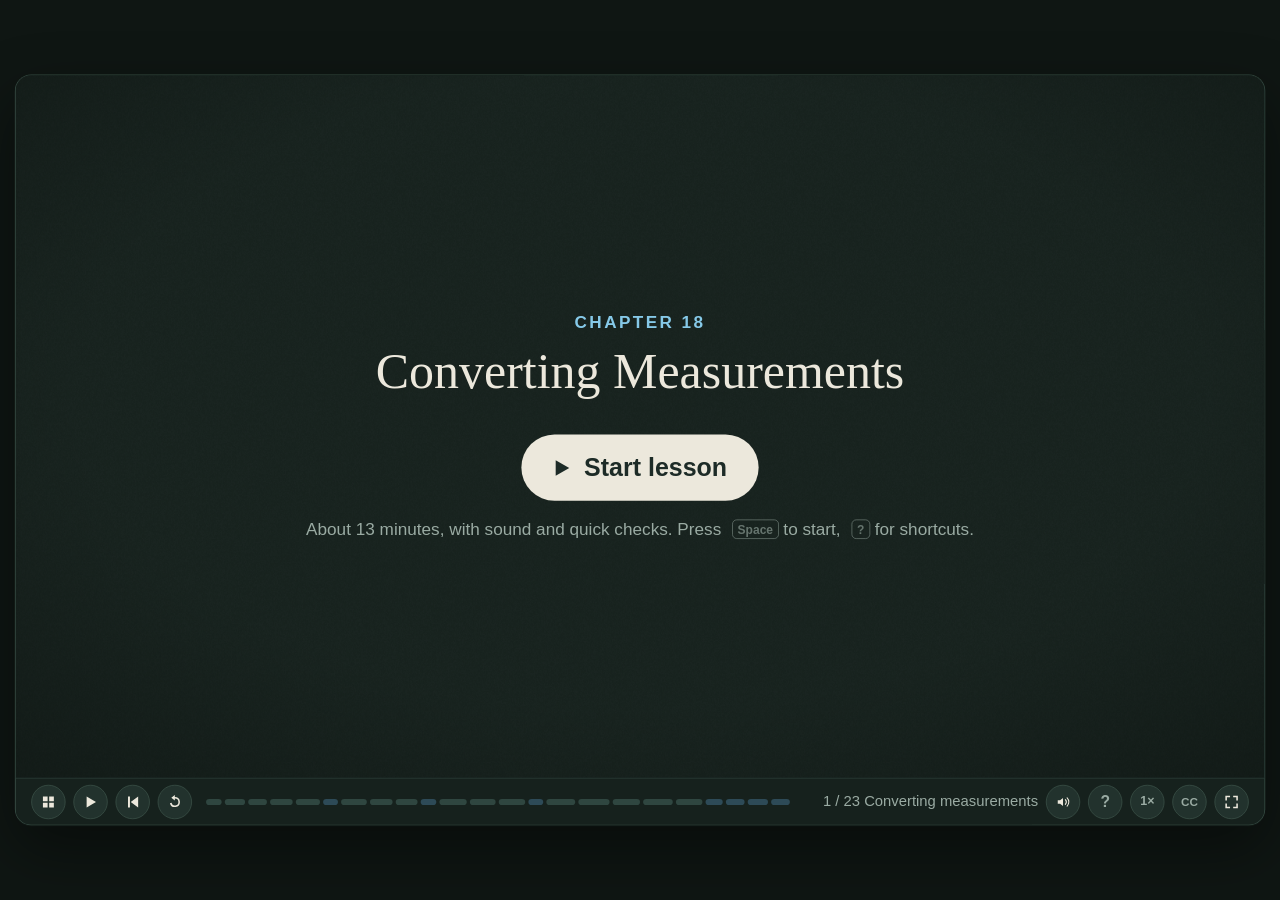
<file: site/math-notebook/ch18/index.html>
<!doctype html>
<html lang="en"><head><meta charset="utf-8"><meta name="viewport" content="width=device-width,initial-scale=1"><title>Converting Measurements — Elementary Mathematics</title><link rel="stylesheet" href="../lib/engine.css"><link rel="expect" href="#bar" blocking="render"><style>.band .prompt{font-size:27px}.side .keys{font-size:19px}.screen .blanks .bline{gap:12px}.screen .blanks .box{width:9ch!important}.screen .blanks .why{font-size:22px}.screen .blanks .bline svg tspan{font-style:normal}</style></head><body>
<script src="../lib/engine.js"></script><script src="audio/en/timings.js"></script><script>
'use strict';
const CHAPTER={number:18,title:'Converting Measurements',minutes:13,language:'en', next: '../ch19/' };
// Entrances from ch17. Blue marks conserved quantities; amber marks new unit readings.
const cvText=(p,s,x,y,t=0,size=30,col=COL.chalk,anchor='start')=>{const e=T(p,s,{x,y,size,fill:col,anchor,o:0});show(e,t);return e;};
const cvMath=(p,s,x,y,t=0,size=52,col=COL.chalk)=>{const e=M(p,Array.isArray(s)?s:[s],{x,y,size,fill:col,anchor:'middle',o:0});e.querySelectorAll('tspan').forEach(span=>{if(!/^[xy]$/.test(span.textContent))span.setAttribute('font-style','normal');});show(e,t);return e;};
const cvTitle=(p,s,sub='')=>{cvText(p,s,100,110,.1,43);if(sub)cvText(p,sub,100,165,.15,27,COL.dim);};
function cvTape(p,x,y,w,n,label,t=0){const g=G(p,{x,y,o:0});g.dataset.quantity=label;const bar=mk('rect',{x:0,y:0,width:w,height:65,fill:mix(COL.board,COL.whole,.3),stroke:COL.whole,'stroke-width':3},g);for(let i=1;i<n;i++)path(g,`M${i*w/n} 0V65`,{stroke:COL.whole,'stroke-width':2});T(g,label,{x:w/2,y:110,size:34,anchor:'middle',fill:COL.whole});show(g,t);return {g,bar,w,x,y};}
function cvCuts(v,n,t,col=COL.task){const g=G(v.g,{o:0});g.dataset.parts=String(n);for(let i=0;i<=n;i++){const e=path(g,`M${i*v.w/n} -10V75`,{stroke:col,'stroke-width':2});e.dataset.cut=String(i);e.dataset.position=String(i*v.w/n);}show(g,t,.9);return g;}
function cvLiquid(p,n=48,layout='loose'){return Array.from({length:n},(_,i)=>{const xy=cvPosition(i,layout),g=G(p,{x:xy[0],y:xy[1]});g.dataset.cellId='fluid-'+i;g.dataset.flOz='1';mk('rect',{width:18,height:18,fill:mix(COL.board,COL.whole,.45),stroke:COL.whole,'stroke-width':1.5},g);return g;});}
function cvPosition(i,layout){const cup=Math.floor(i/8),j=i%8;if(layout==='loose')return [615+Math.floor(cup/2)*48+j%2*24,300+cup%2*96+Math.floor(j/2)*24];if(layout==='cups')return [285+Math.floor(cup/2)*480+j%2*24,270+cup%2*240+Math.floor(j/2)*24];const k=Math.floor(i/16),n=i%16;return [285+k*480+n%2*24,300+Math.floor(n/2)*24];}
function cvRegroup(cells,layout,t){cells.forEach((e,i)=>{const [x,y]=cvPosition(i,layout);tw(e,{x,y},t,3,io);});}
function cvGroups(p,n,layout,t){for(let k=0;k<n;k++){const [x,y]=cvPosition(k*(layout==='cups'?8:16),layout),w=60,h=layout==='cups'?108:204,g=G(p,{o:0});mk('rect',{x:x-9,y:y-9,width:w,height:h,rx:8,fill:'none',stroke:COL.task,'stroke-width':2},g);T(g,(layout==='cups'?'1 cup':'1 pint'),{x:x+(w-18)/2,y:y+h+32,size:28,fill:COL.task,anchor:'middle'});show(g,t);}}
function cvOz(p,grouped=false){return Array.from({length:16},(_,i)=>{const g=G(p,{x:(grouped?640:300)+i%4*(grouped?55:95),y:300+Math.floor(i/4)*(grouped?55:95)});g.dataset.ounceId='mass-'+i;mk('circle',{r:18,fill:mix(COL.board,COL.whole,.4),stroke:COL.whole,'stroke-width':2},g);return g;});}
function cvRows(p,rows,x,y,t,size=32,gap=65){rows.forEach((s,i)=>cvText(p,s,x,y+i*gap,t+i*.35,size));}
const BEATS=[
['intro','Converting measurements',(m,D)=>{const g=G(scene,{o:0,y:24});T(g,'Unit 2 · Ratios, Proportions, and Percents · Chapter 18',{x:800,y:200,size:28,fill:COL.dim,anchor:'middle'});T(g,'Converting',{x:800,y:345,size:90,weight:600,anchor:'middle'});T(g,'Measurements',{x:800,y:450,size:90,weight:600,anchor:'middle'});cvTape(g,440,545,720,2,'2 feet = 24 inches');tw(g,{o:1,y:0},.2,1,out);cvText(g,'Same quantity · new unit',800,775,m('sub'),39,COL.task,'middle');hide(g,D-.8,.7);}],
['length','Same tape, smaller units',m=>{const p=panel(0);cvTitle(p,'Two feet stays two feet','US customary length · subdivisions change, physical length stays fixed');S.cvTape=cvTape(p,260,325,960,2,'2 ft');cvCuts(S.cvTape,24,m('inches'));cvText(p,'12 inches in each foot · 24 inches altogether',800,545,m('inches',1),37,COL.task,'middle');cvRows(p,['12 in = 1 ft','3 ft = 1 yd','1,760 yd = 1 mi'],600,650,m('yards'),36,60);}],
['larger','Group into larger units',m=>{const p=panel(0);cvTitle(p,'36 inches · 3 feet · 1 yard','Same fixed tape; larger units mean fewer units.');S.cvTape=cvTape(p,260,310,1080,36,'36 in');S.cvFootCuts=cvCuts(S.cvTape,3,m('feet'));cvText(p,'3 feet',800,535,m('feet',1),48,COL.task,'middle');const bracket=path(p,'M260 590V615H1340V590',{stroke:COL.task,'stroke-width':4},{d:0});draw(bracket,m('yard'),1);cvText(p,'1 yard',800,685,m('yard',1),48,COL.task,'middle');cvText(p,'36 ÷ 12 = 3     3 ÷ 3 = 1',800,820,m('yard',2),38,COL.chalk,'middle');}],
['weight','Mass ounces, pounds and short tons',m=>{const p=panel(0);cvTitle(p,'16 ounces = 1 pound','Each counter represents 1 oz of mass; every counter stays.');S.cvOz=cvOz(p);S.cvOz.forEach((e,i)=>tw(e,{x:640+i%4*55,y:300+Math.floor(i/4)*55},m('gather'),3,io));cvText(p,'1 lb = 16 oz',1050,400,m('gather',3),41,COL.task,'middle');cvText(p,'1 US short ton = 2,000 lb',800,715,m('ton'),46,COL.chalk,'middle');cvText(p,'Metric grams and kilograms measure MASS.',800,825,m('ton',2),32,COL.dim,'middle');}],
['capacity','US liquid capacity chain',m=>{const p=panel(0);cvTitle(p,'1 cup = 8 fluid ounces','US liquid measures · each cell represents 1 fl oz');S.cvLiquid=cvLiquid(p,8,'pints');cvText(p,'1 cup',430,530,0,42,COL.whole,'middle');cvRows(p,['3 tsp = 1 tbsp','2 tbsp = 1 fl oz','8 fl oz = 1 cup','2 cups = 1 pt','2 pt = 1 qt','4 qt = 1 US gal'],850,275,m('chain'),34,68);cvText(p,'oz: mass     fl oz: liquid volume',800,825,m('different'),37,COL.task,'middle');}],
['q1','Choose the matching inch tape',()=>{const p=panel(0);cvTitle(p,'Match this 2-foot tape','All tapes use the same length scale.');cvTape(p,680,225,240,2,'2 ft');S.cvChoices=[24,12,36].map((n,i)=>{const x=110+i*520,g=G(p);const tape=cvTape(g,x,440,n*10,n,n+' in');g.dataset.inches=String(n);return {el:g,box:[x-30,410,445,220],label:n+' inches',bar:tape.bar};});},{ask:done=>quiz(BAND,[{id:'c-length',prompt:'Which inch tape has the same length as 2 feet?',build:pickEls(S.cvChoices,0,'2 × 12 = 24 inches. The 24-inch tape matches the 2-foot tape.',i=>i===1?'12 inches is only 1 foot. Two feet need two groups of twelve.':'36 inches equals 3 feet, so that tape is too long.')}],done)}],
['proportion','A proportion keeps units aligned',m=>{const p=panel(0);cvTitle(p,'How many quarts are in 14 pints?','Every cell below represents 1 pint.');S.cvPints=Array.from({length:14},(_,i)=>{const g=G(p,{x:170+i*88,y:330});g.dataset.pintId='pint-'+i;mk('rect',{width:60,height:70,fill:mix(COL.board,COL.whole,.35),stroke:COL.whole,'stroke-width':2},g);tw(g,{x:170+Math.floor(i/2)*175+i%2*60},m('pair'),2,io);return g;});for(let i=0;i<7;i++){const g=G(p,{o:0});mk('rect',{x:165+i*175,y:320,width:130,height:90,rx:8,fill:'none',stroke:COL.task,'stroke-width':2},g);T(g,'1 qt',{x:230+i*175,y:455,size:28,fill:COL.task,anchor:'middle'});show(g,m('pair',2));}cvMath(p,[F('x quarts','14 pints'),' = ',F('1 quart','2 pints')],800,620,m('ratio'),52);cvMath(p,'2x = 14     x = 7 quarts',800,800,m('solve'),47,COL.task);}],
['chain','48 fluid ounces into cups',m=>{const p=panel(0);cvTitle(p,'Start with 48 fl oz','Every original square = 1 fl oz; square sizes never change.');S.cvLiquid=cvLiquid(p);cvRegroup(S.cvLiquid,'cups',m('cups'));cvGroups(p,6,'cups',m('cups',3));cvText(p,'48 fl oz ÷ (8 fl oz/cup) = 6 cups',800,780,m('step'),43,COL.task,'middle');}],
['chainpints','Six cups into three pints',m=>{const p=panel(0);cvTitle(p,'Same 48 fl oz · regroup the same squares','Six groups of 8 become three groups of 16.');S.cvLiquid=cvLiquid(p,48,'cups');cvRegroup(S.cvLiquid,'pints',m('pints'));cvGroups(p,3,'pints',m('pints',3));cvText(p,'48 fl oz = 6 cups = 3 pints',800,690,m('chain'),50,COL.task,'middle');cvText(p,'48 ÷ 8 = 6      6 ÷ 2 = 3',800,820,m('chain',2),40,COL.chalk,'middle');}],
['q2','Choose the conserved liquid amount',()=>{const p=panel(0);cvTitle(p,'Match 48 fluid ounces','Every small square = 1 fl oz; each outlined group = 1 US liquid pint.');S.cvChoices=[3,6,2].map((n,i)=>{const x=115+i*520,g=G(p);for(let k=0;k<n;k++){const xx=x+k%3*110,yy=295+Math.floor(k/3)*145;mk('rect',{x:xx-6,y:yy-6,width:88,height:88,rx:7,fill:'none',stroke:COL.task,'stroke-width':2},g);for(let j=0;j<16;j++){const e=mk('rect',{x:xx+j%4*19,y:yy+Math.floor(j/4)*19,width:16,height:16,fill:mix(COL.board,COL.whole,.4),stroke:COL.whole,'stroke-width':1},g);e.dataset.flOz='1';}}cvText(g,n+' pints',x+170,605,0,38,COL.whole,'middle');g.dataset.pints=String(n);return {el:g,box:[x-25,260,440,380],label:n+' pints'};});},{ask:done=>quiz(BAND,[{id:'c-liquid',prompt:'Which picture has exactly 48 fl oz?',build:pickEls(S.cvChoices,0,'3 pints × 16 fl oz/pint = 48 fl oz. Every original fluid-ounce cell fits.',i=>i===1?'Six pints contain 96 fl oz. Six CUPS, not six pints, equal 48 fl oz.':'Two pints contain 32 fl oz. You need three groups of sixteen.')}],done)}],
['metric','Metric length units',m=>{const p=panel(0);cvTitle(p,'1 centimeter · 10 millimeters','The 1 cm section is drawn larger to see its divisions.');S.cvTape=cvTape(p,350,300,900,1,'1 cm');cvCuts(S.cvTape,10,m('split'));cvText(p,'10 mm = 1 cm',800,550,m('split',1),49,COL.task,'middle');cvRows(p,['100 cm = 1 m','1,000 m = 1 km'],580,695,m('metre'),44,100);}],
['metricmass','Metric mass units',m=>{const p=panel(0);cvTitle(p,'Ten 100-gram blocks · 1 kilogram','Same blocks, same mass.');S.cvMass=Array.from({length:10},(_,i)=>{const g=G(p,{x:290+i*100,y:300});g.dataset.grams='100';mk('rect',{width:85,height:90,fill:mix(COL.board,COL.whole,.4),stroke:COL.whole,'stroke-width':2},g);T(g,'100 g',{x:42,y:140,size:25,fill:COL.whole,anchor:'middle'});return g;});S.cvMass.forEach((g,i)=>tw(g,{x:375+i*85},m('grams'),3,io));cvText(p,'1 kg = 1,000 g',800,585,m('grams'),52,COL.task,'middle');cvText(p,'1,000 mg = 1 g',800,730,m('milli'),47,COL.chalk,'middle');cvText(p,'½ kg = 500 g · mass stays mass',800,835,m('milli',3),32,COL.dim,'middle');}],
['metricchain','Kilometers through meters to centimeters',m=>{const p=panel(0);cvTitle(p,'A fixed 3-kilometer tape','Readout changes; this physical length never changes.');S.cvTape=cvTape(p,300,300,1000,3,'3 km');cvMath(p,'3 km × (1,000 m/km) = 3,000 m',800,555,m('metres'),47);cvMath(p,'3,000 m × (100 cm/m) = 300,000 cm',800,700,m('centimetres'),44,COL.task);cvText(p,'Same tape: 3 km = 3,000 m = 300,000 cm',800,830,m('check'),33,COL.whole,'middle');}],
['q3','Choose the matching metric tape',()=>{const p=panel(0);cvTitle(p,'Match the 3-kilometer reference','All bars use the same length scale.');cvTape(p,575,225,450,3,'3 km');S.cvChoices=[300000,3000,30000].map((n,i)=>{const x=90+i*520,g=G(p);const tape=cvTape(g,x,435,n*.0015,1,n.toLocaleString('en-US')+' cm');g.dataset.centimeters=String(n);return {el:g,box:[x-25,400,485,235],label:n+' centimeters',bar:tape.bar};});},{ask:done=>quiz(BAND,[{id:'c-metric',prompt:'Which centimeter bar represents the same 3 km?',build:pickEls(S.cvChoices,0,'3 × 1,000 × 100 = 300,000 cm. The same-scale bar matches.',i=>i===1?'3,000 is the number of METERS. Multiply by 100 to convert those meters to centimeters.':'30,000 cm is only 300 meters. Each kilometer is 100,000 centimeters.')}],done)}],
['crosslength','Exact and rounded length factors',m=>{const p=panel(0);cvTitle(p,'3 inches = 7.62 centimeters exactly','Two scales mark the same conserved physical segment.');S.cvTape=cvTape(p,350,305,762,3,'3 in');const metric=G(p,{o:0});for(let i=0;i<=7;i++){path(metric,`M${350+i*100} 400V425`,{stroke:COL.task,'stroke-width':3});T(metric,String(i),{x:350+i*100,y:465,size:27,fill:COL.task,anchor:'middle'});}path(metric,'M1112 390V430',{stroke:COL.task,'stroke-width':4});T(metric,'7.62 cm',{x:1190,y:465,size:31,fill:COL.task,anchor:'middle'});show(metric,m('cm'));cvText(p,'1 in = 2.54 cm     1 yd = 0.9144 m',800,580,m('cm',1),42,COL.chalk,'middle');cvText(p,'1 m ≈ 3.28 ft     1 mi ≈ 1.61 km',800,735,m('rounded'),41,COL.task,'middle');cvText(p,'= exact       ≈ approximate',800,835,m('rounded',2),33,COL.dim,'middle');}],
['crossmass','Mass conversion factors',m=>{const p=panel(0);cvTitle(p,'Same 1-pound mass','Same original 16 mass-ounce counters; new readout.');S.cvOz=cvOz(p,true);cvText(p,'1 lb = 16 oz',1040,400,0,41,COL.whole,'middle');cvRows(p,['1 lb ≈ 453.592 g','1 lb ≈ 0.454 kg'],350,625,m('grams'),43,85);cvText(p,'1 oz ≈ 28.350 g',1090,710,m('ounce'),41,COL.task,'middle');cvText(p,'Rounded factors: state the factor and round the final result.',800,845,m('ounce',2),30,COL.dim,'middle');}],
['crosscapacity','US liquid units to metric volume',m=>{const p=panel(0);cvTitle(p,'One US liquid pint · same liquid','Capacity conversions use fl oz, never mass oz.');const g=G(p);path(g,'M260 260H600L570 625H290Z',{fill:'none',stroke:COL.whole,'stroke-width':4});path(g,'M276 420H584L566 620H294Z',{fill:mix(COL.board,COL.whole,.4),stroke:COL.whole,'stroke-width':2});cvText(p,'1 US pint of liquid',430,705,0,33,COL.whole,'middle');cvRows(p,['1 pt ≈ 473.177 mL','1 pt ≈ 0.473 L','1 fl oz ≈ 29.574 mL','1 US gal ≈ 3.785 L'],810,300,m('metric'),38,105);cvText(p,'Same container · same volume',800,845,m('same'),37,COL.task,'middle');}],
['litres','Nine liters into US gallons',m=>{const p=panel(0);cvTitle(p,'9 liters · how many US liquid gallons?','Given rounded factor: 1 US gal ≈ 3.785 L');S.cvTape=cvTape(p,260,290,1080,1,'9 L');S.cvGallonCuts=G(p,{o:0});[0,3.785,7.57,9].forEach((v,i)=>{const x=260+v*120,e=path(S.cvGallonCuts,`M${x} 270V375`,{stroke:COL.task,'stroke-width':3});e.dataset.liters=String(v);e.dataset.position=String(x);});show(S.cvGallonCuts,m('divide'));cvText(p,'1 gallon',487.1,465,m('divide',1),32,COL.task,'middle');cvText(p,'1 gallon',941.3,465,m('divide',1),32,COL.task,'middle');cvText(p,'part',1254.2,465,m('divide',1),30,COL.task,'middle');cvMath(p,[F('1 gal','3.785 L'),' ≈ ',F('x gal','9 L')],800,620,m('divide',2),53);cvMath(p,'x ≈ 9 ÷ 3.785 ≈ 2.38 US gal',800,795,m('rounded'),49,COL.task);}],
['wrap','Four habits for conversions',m=>{const p=panel(0);cvTitle(p,'Same amount · new unit');[['Keep length, mass and capacity in their own unit chains.','w1'],['Write units; match their positions in proportions.','w2'],['Use known factors; check larger unit versus smaller count.','w3'],['Exact: =     Rounded: ≈     Follow requested decimal places.','w4']].forEach(([s,key],i)=>{const g=G(p,{x:-16,y:285+i*145,o:0});mk('circle',{cx:130,cy:-10,r:26,fill:COL.task},g);T(g,String(i+1),{x:130,y:0,size:30,anchor:'middle',fill:COL.board});T(g,s,{x:195,size:31});tw(g,{x:0,o:1},m(key),.6);});}],
['final1','Chapter practice',()=>panel(0),{ask:done=>quiz(SCREEN,[{id:'p-customary',prompt:'US customary units. Give exact answers.',build:blanks([
{parts:['18 feet = ',{box:'216'},' inches'],why:'18 × 12 = 216 inches. The length stays fixed.'},
{parts:[{box:'9'},' US gallons = 36 quarts'],why:'36 ÷ 4 = 9 US liquid gallons.'},
{parts:['42 teaspoons = ',{box:'7'},' fluid ounces'],why:'3 tsp/tbsp × 2 tbsp/fl oz = 6 tsp/fl oz; 42 ÷ 6 = 7 fl oz.'},
{parts:['2.75 miles = ',{box:'14520'},' feet'],why:'1 mile = 1,760 × 3 = 5,280 feet; 2.75 × 5,280 = 14,520 feet.'}
])}],done,'Chapter practice   1 of 3')}],
['final2','Chapter practice',()=>panel(0),{ask:done=>quiz(SCREEN,[{id:'p-metric',prompt:'Use the stated factors. Round only the final answer as requested.',build:blanks([
{parts:['0.06 km = ',{box:'60000'},' mm (exact)'],why:'0.06 × 1,000 m/km × 1,000 mm/m = 60,000 mm.'},
{parts:['25 cm ≈ ',{box:'9.84'},' in; 1 in = 2.54 cm (2 decimal places)'],why:'25 ÷ 2.54 = 9.8425…; nearest hundredth: approximately 9.84 inches.'},
{parts:['12 oz ≈ ',{box:'340.2'},' g; 1 oz ≈ 28.35 g (1 decimal place)'],why:'Using the stated rounded factor: 12 × 28.35 = 340.2; approximately 340.2 g.'},
{parts:['3.5 US pt ≈ ',{box:'1.6555'},' L; 1 pt ≈ 0.473 L (4 decimal places)'],why:'3.5 × 0.473 = 1.6555; approximately 1.6555 liters using the rounded factor.'}
])}],done,'Chapter practice   2 of 3')}],
['final3','Chapter practice',()=>panel(0),{ask:done=>quiz(SCREEN,[{id:'p-context',prompt:'Convert first, then compare. For the hills use 1 m ≈ 3.28 ft; round to 1 decimal place.',build:blanks([
{parts:['5-mile hike; already walked 8,200 ft. Remaining: ',{box:'18200'},' ft'],why:'5 × 5,280 = 26,400 ft total; 26,400 − 8,200 = 18,200 ft remain.'},
{parts:['Hill heights: 1,375 m and 920 m. Difference ≈ ',{box:'1492.4'},' ft'],why:'1,375 − 920 = 455 m; using 1 m ≈ 3.28 ft gives 455 × 3.28 ≈ 1,492.4 ft. Round to one decimal place.',hint:'For the hills use 1 m ≈ 3.28 ft; round the final answer to 1 decimal place.'}
])}],done,'Chapter practice   3 of 3')}],
['finish','Finished',()=>panel(0),{ask:finishCard}]
].map(([id,title,run,extra])=>({id,title,run,...extra}));
boot();
</script></body></html>
</file>
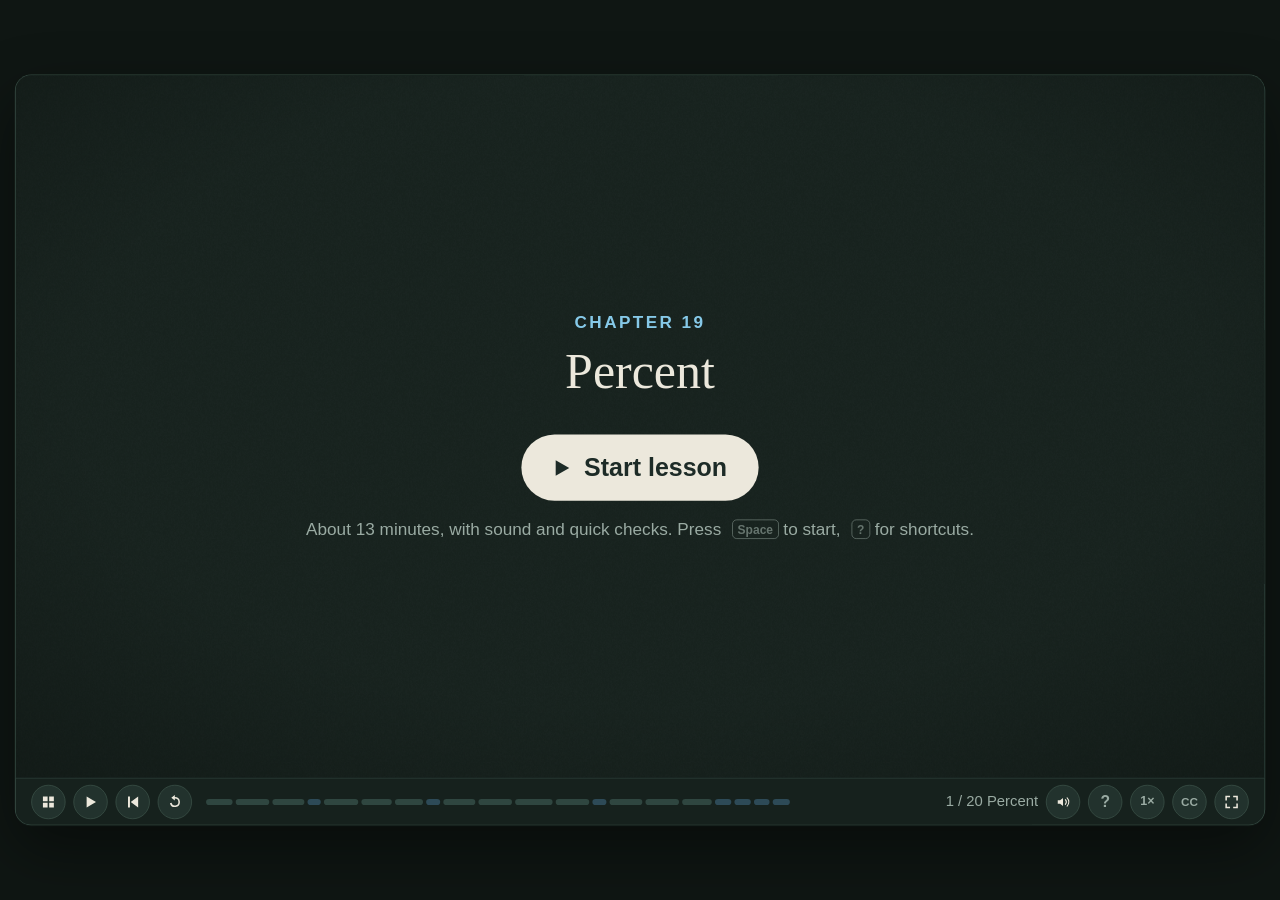
<file: site/math-notebook/ch19/index.html>
<!doctype html>
<html lang="en"><head><meta charset="utf-8"><meta name="viewport" content="width=device-width,initial-scale=1"><title>Percent — Elementary Mathematics</title><link rel="stylesheet" href="../lib/engine.css"><link rel="expect" href="#bar" blocking="render"><style>.band .prompt{font-size:27px}.screen .blanks .bline{gap:12px}.screen .blanks .box{width:8ch!important}.screen .blanks .why{font-size:21px}.screen .blanks .bline svg tspan{font-style:normal}</style></head><body>
<script src="../lib/engine.js"></script><script src="audio/en/timings.js"></script><script>
'use strict';
const CHAPTER={number:19,title:'Percent',minutes:13,language:'en', next: '../ch20/' };
// Fixed-area bars from ch06; hundredth cells from ch08. Blue always marks selected amount.
const pcText=(p,s,x,y,t=0,size=30,col=COL.chalk,anchor='start')=>{const e=T(p,s,{x,y,size,fill:col,anchor,o:0});show(e,t);return e;};
const pcMath=(p,s,x,y,t=0,size=52,col=COL.chalk)=>{const e=M(p,Array.isArray(s)?s:[s],{x,y,size,fill:col,anchor:'middle',o:0});show(e,t);return e;};
const pcTitle=(p,s,sub='')=>{pcText(p,s,100,110,.1,43);if(sub)pcText(p,sub,100,165,.15,27,COL.dim);};
function pcGrid(p,x,y,size,n,t=0,id='cell'){
 const g=G(p,{x,y,o:0}),cells=[];g.dataset.wholeArea=String(size*size);
 for(let i=0;i<100;i++){const e=mk('rect',{x:i%10*size/10,y:Math.floor(i/10)*size/10,width:size/10,height:size/10,fill:i<n?COL.whole:COL.faint,'fill-opacity':i<n?.55:.14,stroke:COL.chalk,'stroke-width':1.3},g);e.dataset.cellId=id+'-'+i;e.dataset.selected=String(i<n);cells.push(e);}
 show(g,t);return {g,cells,x,y,size};
}
function pcShade(model,n,t){model.cells.slice(0,n).forEach((e,i)=>tw(e,{'c_fill':COL.whole,'a_fill-opacity':.55},t+i*.025,.35));}
function pcBar(p,x,y,w,n,d=100,t=0,h=110){
 const g=G(p,{x,y,o:0});g.dataset.fraction=n+'/'+d;const shade=mk('rect',{width:w*n/d,height:h,fill:COL.whole,'fill-opacity':.55},g);shade.dataset.area=String(w*n/d*h);
 const outline=mk('rect',{width:w,height:h,fill:'none',stroke:COL.chalk,'stroke-width':3},g);const cuts=pcCuts({g,w,h},d,0,COL.dim);show(g,t);return {g,shade,outline,cuts,x,y,w,h,n,d};
}
function pcCuts(b,n,t,col=COL.task){const g=G(b.g,{o:0});g.dataset.parts=String(n);for(let i=1;i<n;i++){const e=path(g,`M${i*b.w/n} 0V${b.h}`,{stroke:col,'stroke-width':n>50?1:2});e.dataset.cut=String(i);e.dataset.position=String(i*b.w/n);}show(g,t,.8);return g;}
function pcGridChoices(p,ns){return ns.map((n,i)=>{const x=170+i*480,g=G(p);const model=pcGrid(g,x,295,250,Math.floor(n));if(n%1){const e=mk('rect',{x:Math.floor(n)%10*25,y:Math.floor(n/10)*25,width:25*(n%1),height:25,fill:COL.whole,'fill-opacity':.55},model.g);e.dataset.partialHundredth=String(n%1);}
 pcText(g,String.fromCharCode(65+i),x+125,255,0,33,COL.dim,'middle');pcText(g,n+' of 100 cells',x+125,610,0,31,COL.whole,'middle');g.dataset.percent=String(n);return {el:g,box:[x-20,230,290,410],label:n+' percent',model};});}
function pcMovePoint(p,from,start,to,x,y,t){const g=G(p),s=50;for(let i=0;i<from.length;i++)pcText(g,from[i],x+i*s,y,0,58);const dot=pcText(g,'.',x+start*s-15,y,0,48,COL.task);tw(dot,{x:x+to*s-15},t,2,io);return dot;}
const BEATS=[
['intro','Percent',(m,D)=>{const g=G(scene,{o:0,y:24});T(g,'Unit 2 · Ratios, Proportions, and Percents · Chapter 19',{x:800,y:220,size:28,fill:COL.dim,anchor:'middle'});T(g,'Percent',{x:800,y:380,size:94,weight:600,anchor:'middle'});pcMath(g,['37% = ',F('37','100'),' = 0.37'],800,525,.3,65,COL.whole);tw(g,{o:1,y:0},.2,1,out);pcText(g,'Three forms · one amount',800,715,m('sub'),40,COL.task,'middle');hide(g,D-.8,.7);}],
['hundred','Per hundred',m=>{const p=panel(0);pcTitle(p,'Percent means per hundred','One square = one whole · 100 equal cells');S.pcHundred=pcGrid(p,210,250,460,0,0,'garden');pcShade(S.pcHundred,37,m('shade'));pcMath(p,['37% = ',F('37','100')],1110,375,m('names'),60,COL.whole);pcMath(p,'= 0.37',1110,510,m('names',2),60);pcText(p,'100% = 1     0% = 0',1110,680,m('whole'),36,COL.task,'middle');pcText(p,'The whole sets the meaning of 100%.',800,825,m('whole',2),34,COL.dim,'middle');}],
['fraction','Simplify without changing area',m=>{const p=panel(0);pcTitle(p,'40% · forty of one hundred cells','The same forty original cells stay shaded.');S.pcForty=pcGrid(p,210,250,460,40,0,'forty');S.pcGroups=G(p,{o:0});for(let i=0;i<5;i++){const e=mk('rect',{x:210,y:250+i*92,width:460,height:92,fill:'none',stroke:COL.task,'stroke-width':4},S.pcGroups);e.dataset.groupCells='20';}show(S.pcGroups,m('groups'));pcMath(p,['40% = ',F('40','100')],1110,340,0,57,COL.whole);pcMath(p,[F('40 ÷ 20','100 ÷ 20'),' = ',F('2','5')],1110,515,m('simplify'),54);pcText(p,'Two of five equal groups',1110,650,m('simplify',2),32,COL.task,'middle');pcText(p,'Percent as fraction: number over 100, then simplify.',800,825,m('rule'),34,COL.dim,'middle');}],
['q1','Choose forty percent',()=>{const p=panel(0);pcTitle(p,'Each square is ONE whole','Same size · 100 equal cells in every square');S.pcChoices=pcGridChoices(p,[40,4,60]);},{ask:done=>quiz(BAND,[{id:'c-hundred',prompt:'Which picture shows 40% of one whole?',build:pickEls(S.pcChoices,0,'40% means forty of one hundred equal cells. Picture A fills four complete rows.',i=>i===1?'Four cells out of one hundred is 4%, not 40%. Forty needs four full rows.':'Sixty cells is 60%. For 40%, fill forty and leave sixty unfilled.')}],done)}],
['equivalent','Build an equivalent fraction',m=>{const p=panel(0);pcTitle(p,'Seven twentieths · same strip, smaller pieces');S.pcEquivalent=pcBar(p,220,290,1120,7,20);S.pcSubcuts=pcCuts(S.pcEquivalent,100,m('split'));pcText(p,'20 × 5 = 100 equal pieces',800,520,m('split',1),38,COL.task,'middle');pcMath(p,[F('7','20'),' = ',F('7 × 5','20 × 5'),' = ',F('35','100'),' = 35%'],800,680,m('result'),61,COL.whole);pcText(p,'Same blue area. Both fraction numbers get the same factor.',800,825,m('check'),32,COL.dim,'middle');}],
['divide','Any fraction can use division',m=>{const p=panel(0);pcTitle(p,'Three eighths is exactly 37.5%','One strip = 1 whole · the half-hundredth is real');S.pcEighth=pcBar(p,220,290,1120,3,8);pcMath(p,[F('3','8'),' = 3 ÷ 8 = 0.375'],800,550,m('decimal'),58);pcMath(p,'0.375 × 100 = 37.5',800,685,m('percent'),60,COL.whole);pcText(p,'Percent form: 37.5%',800,760,m('percent',1),30,COL.whole,'middle');pcCuts(S.pcEighth,100,m('cuts'));pcText(p,'37 complete hundredths + ½ of the next',800,825,m('cuts',1),35,COL.task,'middle');}],
['decimal','Percent to decimal',m=>{const p=panel(0);pcTitle(p,'68% battery · the same charge in decimal form');S.pcBattery=pcBar(p,220,275,1120,68);pcMath(p,['68% = ',F('68','100')],420,550,m('fraction'),55);pcMath(p,'68 ÷ 100 = 0.68',1130,550,m('divide'),55,COL.whole);S.pcLeftDot=pcMovePoint(p,'068',3,1,700,720,m('divide'));pcText(p,'÷ 100 · two places LEFT',1060,720,m('divide'),31,COL.task);pcText(p,'The amount stays 68 hundredths of ONE whole.',800,835,m('same'),33,COL.dim,'middle');}],
['q2','Choose six percent',()=>{const p=panel(0);pcTitle(p,'Match 0.06 of one whole','One square = 1 · a partial cell must have its true area');S.pcChoices=pcGridChoices(p,[6,60,.6]);},{ask:done=>quiz(BAND,[{id:'c-decimal',prompt:'Which picture equals the decimal 0.06?',build:pickEls(S.pcChoices,0,'0.06 is six hundredths, so it equals 6%. Six of the hundred cells are filled.',i=>i===1?'Sixty hundredths is 0.60, or 60%. That is ten times the asked share.':'0.6% is six tenths of ONE hundredth cell. Its decimal is 0.006, ten times smaller than 0.06.')}],done)}],
['back','Decimal to percent',m=>{const p=panel(0);pcTitle(p,'0.42 of one whole · forty-two hundredths');S.pcBack=pcBar(p,220,270,1120,42);pcMath(p,'0.42 × 100 = 42',800,520,m('percent'),62,COL.whole);pcText(p,'Percent form: 42%',800,585,m('percent',1),32,COL.whole,'middle');S.pcRightDot=pcMovePoint(p,'042',1,3,250,670,m('moves'));pcText(p,'× 100 · two places RIGHT',670,670,m('moves'),34,COL.task);pcText(p,'0.07 = 7%     1.2 = 120%',800,770,m('moves',3),40);pcText(p,'Decimal and percent are names for the same ratio.',800,845,m('meaning'),31,COL.dim,'middle');}],
['partial','A percent with a decimal point',m=>{const p=panel(0);pcTitle(p,'2.5% means two and a half hundredths','Top strip: one whole = 100%');S.pcSmall=pcBar(p,260,250,1000,0);tw(S.pcSmall.shade,{'a_width':25},m('fill'),1.5,io);const inset=G(p,{o:0});S.pcInset=pcBar(inset,260,505,600,2.5,3,0,135);show(inset,m('zoom'));pcText(p,'ENLARGED: first three 1% cells',560,475,m('zoom'),28,COL.task,'middle');pcText(p,'Each inset cell = 1% of the whole',560,700,m('zoom',1),29,COL.dim,'middle');pcMath(p,'2.5% = 0.025',1160,550,m('convert'),47,COL.whole);pcMath(p,[F('2.5','100'),' = ',F('25','1000'),' = ',F('1','40')],1160,700,m('convert',2),49);pcText(p,'Divide by 100 even when the percent has a decimal point.',800,835,m('convert',4),32,COL.dim,'middle');}],
['tiny','A tiny percent',m=>{const p=panel(0);pcTitle(p,'0.004% · keep the leading zeros');pcMath(p,'0.004% = 0.004 ÷ 100 = 0.00004',800,300,m('convert'),58,COL.whole);const g=G(p,{o:0});path(g,'M260 555H1260',{stroke:COL.chalk,'stroke-width':3});for(let i=0;i<=5;i++){path(g,`M${260+i*200} 540V570`,{stroke:COL.dim,'stroke-width':2});T(g,(i*.002).toFixed(3)+'%',{x:260+i*200,y:620,size:26,anchor:'middle'});}S.pcTinyDot=mk('circle',{cx:660,cy:555,r:13,fill:COL.whole},g);S.pcTinyDot.dataset.percent='.004';T(g,'0.004%',{x:660,y:505,size:34,fill:COL.whole,anchor:'middle'});show(g,m('scale'));pcText(p,'MAGNIFIED SCALE: 0% to 0.01% only',800,430,m('scale'),32,COL.task,'middle');pcMath(p,['0.00004 = ',F('1','25000')],800,735,m('fraction'),54);pcText(p,'Below 1% means below 0.01 of a whole.',800,835,m('fraction',2),34,COL.dim,'middle');}],
['beyond','More than one hundred percent',m=>{const p=panel(0);pcTitle(p,'160% · one whole plus sixty hundredths','Every full strip is the same reference whole.');S.pcFull=pcBar(p,150,280,600,100);S.pcExtra=pcBar(p,850,280,600,60,100,m('extra'));pcText(p,'100%',450,450,0,40,COL.whole,'middle');pcText(p,'60%',1150,450,m('extra'),40,COL.whole,'middle');pcMath(p,['160% = ',F('160','100'),' = ',F('8','5'),' = 1.6'],800,620,m('names'),62);pcText(p,'1.6 kilometers is 160% of a 1-kilometer reference.',800,770,m('context'),33,COL.task,'middle');pcText(p,'100% identifies the reference whole; it is not always a maximum.',800,840,m('context',2),30,COL.dim,'middle');}],
['q3','Choose one hundred sixty percent',()=>{const p=panel(0);pcTitle(p,'Reference: one full strip = 100%','All strips use the same length scale.');pcBar(p,620,205,180,100,100,0,90);S.pcChoices=[160,16,60].map((n,i)=>{const x=120+i*480,g=G(p);pcBar(g,x,400,180,Math.min(n,100),100,0,90);if(n>100)pcBar(g,x+200,400,180,n-100,100,0,90);pcText(g,String.fromCharCode(65+i),x+170,355,0,32,COL.dim,'middle');pcText(g,n/100+' wholes',x+170,590,0,33,COL.whole,'middle');g.dataset.percent=String(n);return {el:g,box:[x-20,310,410,330],label:n+' percent'};});},{ask:done=>quiz(BAND,[{id:'c-beyond',prompt:'Which picture represents 160% of the reference whole?',build:pickEls(S.pcChoices,0,'160% is 1.6 wholes: one complete strip plus sixty hundredths of another equal strip.',i=>i===1?'0.16 of a whole is 16%. Divide 160 by 100 to get 1.6, not 0.16.':'0.6 of a whole is only 60%. Include the complete first whole as well.')}],done)}],
['context','Observed shares',m=>{const p=panel(0);pcTitle(p,'9 of 12 seeds sprouted','One strip = all 12 seeds · blue = sprouted');S.pcSeeds=pcBar(p,200,280,1200,9,12);pcCuts(S.pcSeeds,4,m('groups'));pcMath(p,[F('9','12'),' = ',F('3','4'),' = ',F('75','100'),' = 75%'],800,565,m('hundred'),61,COL.whole);pcCuts(S.pcSeeds,100,m('hundred'));pcMath(p,[F('3','12'),' = ',F('1','4'),' = 25%'],800,710,m('rest'),53);pcText(p,'Sprouted 75% + not sprouted 25% = 100%',800,830,m('rest',2),37,COL.task,'middle');}],
['rounding','Rounding a percent',m=>{const p=panel(0);pcTitle(p,'5 of 9 sketches use watercolors','Exact share: five ninths · round only the final percent');S.pcRound=pcBar(p,220,255,900,5,9);pcMath(p,[F('5','9'),' = 0.',OV('5')],1290,310,m('decimal'),55);pcMath(p,['0.',OV('5'),' × 100 = 55.',OV('5')],800,550,m('percent'),56);pcText(p,'Percent form: 55.555…%',800,625,m('percent',1),31,COL.whole,'middle');const guide=G(p,{o:0});path(guide,'M724 240V390',{stroke:COL.task,'stroke-width':3});T(guide,'56% guide',{x:900,y:425,size:30,fill:COL.task,anchor:'middle'});path(guide,'M900 395L724 375',{stroke:COL.task,'stroke-width':2});show(guide,m('round'));S.pcRoundGuide=guide;pcMath(p,'≈ 56%  (nearest whole percent)',800,710,m('round'),53,COL.task);pcText(p,'Exact blue endpoint: 55.555…% · rounded guide: 56%',800,835,m('round',2),32,COL.dim,'middle');}],
['wrap','Four percent connections',m=>{const p=panel(0);pcTitle(p,'Three forms · one amount');[['Percent means per hundred. First identify ONE whole.','w1'],['Percent as a fraction: number over 100; simplify.','w2'],['Percent ÷ 100 = decimal. Decimal × 100 = percent number.','w3'],['Fraction: divide top by bottom. Round only when asked.','w4']].forEach(([s,key],i)=>{const g=G(p,{x:-16,y:285+i*145,o:0});mk('circle',{cx:130,cy:-10,r:26,fill:COL.task},g);T(g,String(i+1),{x:130,y:0,size:30,anchor:'middle',fill:COL.board});T(g,s,{x:195,size:31});tw(g,{x:0,o:1},m(key),.6);});}],
['final1','Chapter practice',()=>panel(0),{ask:done=>quiz(SCREEN,[{id:'p-from',prompt:'Convert. Fractions must be in lowest terms; decimals exact.',build:blanks([
{parts:['32% = ',{box:'8/25',lowest:true},' (fraction)'],why:'32/100 simplifies by dividing numerator and denominator by 4: 8/25.'},
{parts:['180% = ',{box:'9/5',lowest:true},' (fraction)'],why:'180/100 = 9/5 = 1 4/5. Values above 100% are greater than one whole.'},
{parts:['7.2% = ',{box:'0.072'},' (decimal)'],why:'7.2 ÷ 100 = 0.072. The decimal point moves two places left.'},
{parts:['0.006% = ',{box:'0.00006'},' (decimal)'],why:'0.006 ÷ 100 = 0.00006. Keep the leading zeros.'}
])}],done,'Chapter practice   1 of 3')}],
['final2','Chapter practice',()=>panel(0),{ask:done=>quiz(SCREEN,[{id:'p-to',prompt:'Write each as a percent. Type the number before the printed % sign.',build:blanks([
{parts:[F('7','20'),' = ',{box:'35'},'%'],why:'7/20 = 35/100 = 35%.'},
{parts:[F('7','16'),' = ',{box:'43.75'},'%'],why:'7 ÷ 16 = 0.4375; multiply by 100 to get 43.75%.'},
{parts:['0.009 = ',{box:'0.9'},'%'],why:'0.009 × 100 = 0.9, so the percent is 0.9%.'},
{parts:['1.35 = ',{box:'135'},'%'],why:'1.35 × 100 = 135, so it is 135% of the reference whole.'}
])}],done,'Chapter practice   2 of 3')}],
['final3','Chapter practice',()=>panel(0),{ask:done=>quiz(SCREEN,[{id:'p-shares',prompt:'Describe each share. Only the vote question asks for rounding.',build:blanks([
{parts:['12 of 15 puzzles solved: ',{box:'80'},'% solved'],why:'12/15 = 4/5 = 0.8 = 80%.'},
{parts:['14 of 20 tiles blue: ',{box:'30'},'% NOT blue'],why:'20 − 14 = 6 tiles are not blue; 6/20 = 0.3 = 30%.'},
{parts:['4 of 7 votes: ≈ ',{box:'57'},'% (nearest whole percent)'],why:'4/7 × 100 = 57.142857…; nearest whole percent is approximately 57%.'},
{parts:['1.5% = ',{box:'3/200',lowest:true},' of a whole (lowest terms)'],why:'1.5/100 = 15/1000 = 3/200. A decimal percent is still per hundred.'}
])}],done,'Chapter practice   3 of 3')}],
['finish','Finished',()=>panel(0),{ask:finishCard}]
].map(([id,title,run,extra])=>({id,title,run,...extra}));
boot();
</script></body></html>
</file>
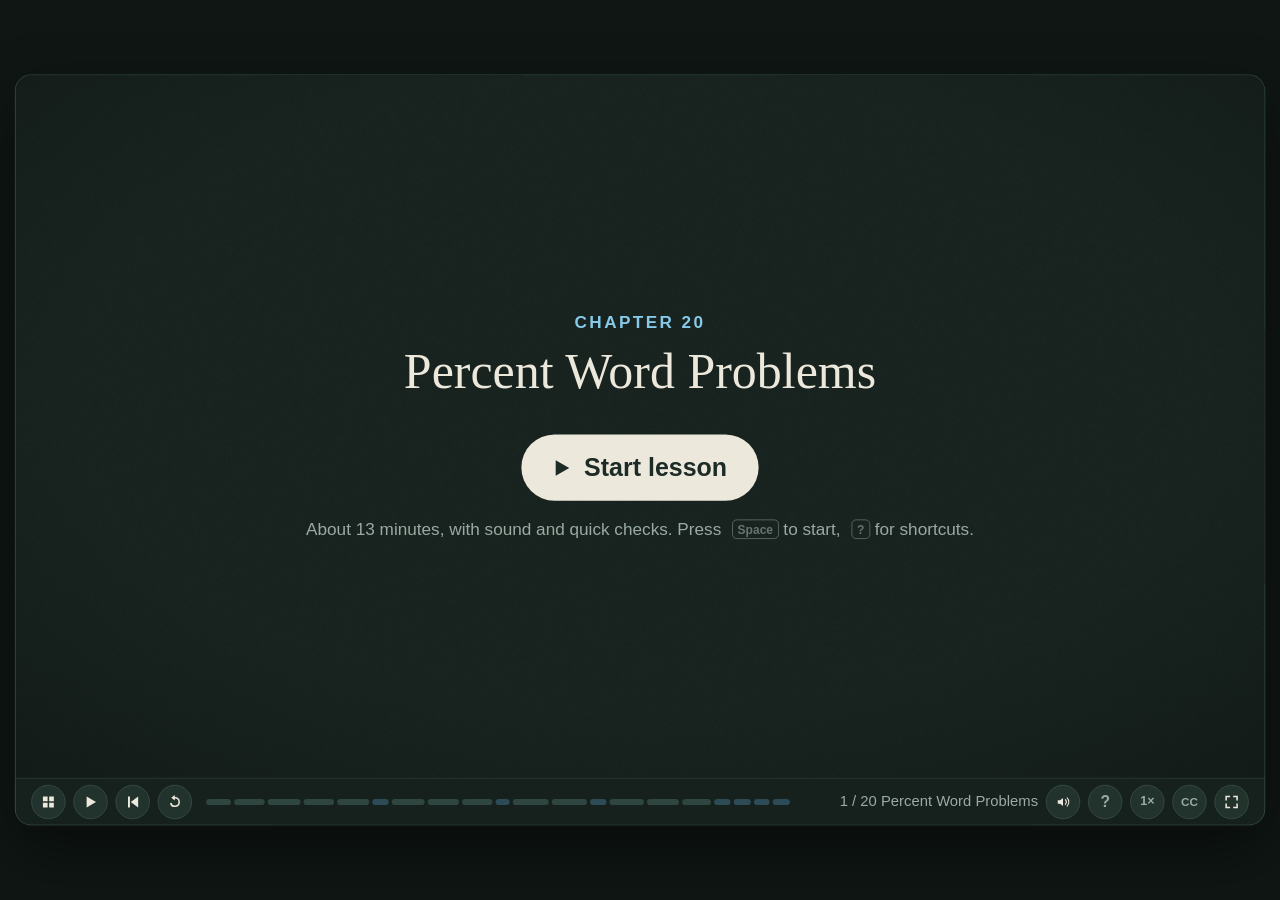
<file: site/math-notebook/ch20/index.html>
<!doctype html>
<html lang="en"><head><meta charset="utf-8"><meta name="viewport" content="width=device-width,initial-scale=1"><title>Percent Word Problems — Elementary Mathematics</title><link rel="stylesheet" href="../lib/engine.css"><link rel="expect" href="#bar" blocking="render"><style>.band .prompt{font-size:27px}.screen .blanks .bline{gap:12px}.screen .blanks .box{width:8ch!important}.screen .blanks .why{font-size:21px}.screen .blanks .bline svg tspan{font-style:normal}</style></head><body>
<script src="../lib/engine.js"></script><script src="audio/en/timings.js"></script><script>
'use strict';
const CHAPTER={number:20,title:'Percent Word Problems',minutes:13,language:'en', next: '../ch21/' };
// ch19 fixed-whole bars; blue = part, chalk = whole, amber = decimal rate/focus.
const wwText=(p,s,x,y,t=0,size=30,col=COL.chalk,anchor='start')=>{const e=T(p,s,{x,y,size,fill:col,anchor,o:0});show(e,t);return e;};
const wwMath=(p,s,x,y,t=0,size=52,col=COL.chalk)=>{const e=M(p,Array.isArray(s)?s:[s],{x,y,size,fill:col,anchor:'middle',o:0});show(e,t);return e;};
const wwTitle=(p,s,sub='')=>{wwText(p,s,100,110,.1,43);if(sub)wwText(p,sub,100,165,.15,27,COL.dim);};
function wwBar(p,x,y,w,part,whole,t=0,h=110,cuts=10){const g=G(p,{x,y,o:0});g.dataset.whole=String(whole);g.dataset.part=String(part);const shade=mk('rect',{width:w*part/whole,height:h,fill:COL.whole,'fill-opacity':.55},g);const outline=mk('rect',{width:w,height:h,fill:'none',stroke:COL.chalk,'stroke-width':3},g);const lines=G(g);for(let i=1;i<cuts;i++)path(lines,`M${w*i/cuts} 0V${h}`,{stroke:COL.dim,'stroke-width':2});show(g,t);return {g,shade,outline,lines,w,h,part,whole};}
function wwRoleBar(p,part,whole,unit='meters',y=285){const b=wwBar(p,220,y,1160,part,whole);wwText(p,'WHOLE: '+whole+' '+unit+' = 100%',800,y-35,0,34,COL.chalk,'middle');wwText(p,'PART: '+part+' '+unit,220+1160*part/whole/2,y+165,0,34,COL.whole,'middle');return b;}
function wwChoices(p,parts,whole){return parts.map((n,i)=>{const x=140+i*480,g=G(p),b=wwBar(g,x,340,360,n,whole,0,110);wwText(g,String.fromCharCode(65+i),x+180,265,0,34,COL.dim,'middle');wwText(g,'whole '+whole+' meters',x+180,315,0,29,COL.chalk,'middle');wwText(g,'blue '+n+' meters',x+180,515,0,31,COL.whole,'middle');return {el:g,box:[x-20,225,400,360],label:'Picture '+String.fromCharCode(65+i)+', blue '+n+' of '+whole+' meters',bar:b};});}
function wwCounters(p){const groups=[];for(let i=0;i<10;i++){const x=190+(i%5)*250,y=i<5?300:560,g=G(p,{o:i<4?1:0});g.dataset.groupId='group-'+i;const counters=[];for(let j=0;j<3;j++){const k=i*3+j,c=G(g,{x:i<4?200+k*100:x+j*52,y:i<4?340:y});c.dataset.counterId='unit-'+k;c.dataset.amount='1';mk('circle',{r:18,fill:i<4?COL.whole:COL.faint,stroke:i<4?COL.whole:COL.chalk,'stroke-width':2},c);counters.push(c);}const outline=G(g,{o:0});mk('rect',{x:x-25,y:y-42,width:155,height:90,rx:9,fill:'none',stroke:COL.task,'stroke-width':2.5},outline);T(outline,'10% = 3 units',{x:x+52,y:y+100,size:25,fill:COL.task,anchor:'middle'});groups.push({g,counters,outline,x,y});}return groups;}
const BEATS=[
['intro','Percent Word Problems',(m,D)=>{const g=G(scene,{o:0,y:24});T(g,'Unit 2 · Ratios, Proportions, and Percents · Chapter 20',{x:800,y:195,size:28,fill:COL.dim,anchor:'middle'});T(g,'Percent Word',{x:800,y:330,size:85,weight:600,anchor:'middle'});T(g,'Problems',{x:800,y:440,size:85,weight:600,anchor:'middle'});T(g,'part = decimal rate × whole',{x:800,y:590,size:48,fill:COL.task,anchor:'middle'});tw(g,{o:1,y:0},.2,1,out);wwText(g,'Find the missing role · check its meaning',800,745,m('sub'),35,COL.dim,'middle');hide(g,D-.8,.7);}],
['roles','Three roles',m=>{const p=panel(0);wwTitle(p,'One route · three roles','One full strip represents 80 meters');S.wwRoles=wwBar(p,220,295,1160,24,80);wwText(p,'WHOLE: 80 meters = 100%',800,255,m('whole'),36,COL.chalk,'middle');wwText(p,'PART: 24 meters',394,470,m('part'),33,COL.whole,'middle');wwText(p,'RATE: 30% = 0.30',1070,485,m('rate'),40,COL.task,'middle');wwMath(p,'24 = 0.30 × 80',800,665,m('equation'),65);wwText(p,'part = decimal rate × whole',800,810,m('equation',2),36,COL.dim,'middle');}],
['translate','Words into a comparison',m=>{const p=panel(0);wwTitle(p,'What is 30% of 80?','Useful cues in this percent sentence · roles still come first');[['What',400,COL.whole],['is',630,COL.chalk],['30%',780,COL.task],['of',995,COL.chalk],['80',1140,COL.chalk]].forEach(([word,x,col])=>wwText(p,word,x,310,0,64,col,'middle'));wwText(p,'unknown part: x',210,485,m('unknown'),34,COL.whole);wwText(p,'is: =',600,485,m('is'),34);wwText(p,'of: ×',1030,485,m('of'),34);wwMath(p,'30% = 0.30',800,605,m('decimal'),49,COL.task);wwMath(p,'x = 0.30 × 80',800,720,m('roles'),64);wwText(p,'Identify the whole, part and rate; do not rely only on keywords.',800,835,m('roles',2),29,COL.dim,'middle');}],
['part','Find the part',m=>{const p=panel(0);wwTitle(p,'Find 30% of an 80-meter route','The whole stays 80 meters throughout.');S.wwPart=wwBar(p,220,280,1160,0,80);hide(S.wwPart.lines,0,0);show(S.wwPart.lines,m('tens'));wwText(p,'10 equal groups · each 10% = 8 meters',800,470,m('tens'),37,COL.task,'middle');for(let i=0;i<3;i++){const r=mk('rect',{x:i*116,y:0,width:116,height:110,fill:COL.whole,'fill-opacity':.55},S.wwPart.g);r.dataset.selectedGroup=String(i);put(r,{o:0});show(r,m('select')+i*.8,.5);}wwMath(p,'3 × 8 = 24',800,635,m('answer'),64,COL.whole);wwText(p,'30% of 80 meters = 24 meters',800,795,m('answer',2),40,COL.whole,'middle');}],
['multiply','Multiply rate by whole',m=>{const p=panel(0);wwTitle(p,'Find the part · multiply');S.wwMultiply=wwRoleBar(p,24,80);wwMath(p,'30% = 0.30',800,555,m('convert'),51,COL.task);wwMath(p,'x = 0.30 × 80 = 24',800,680,m('product'),61,COL.whole);wwText(p,'30% < 50%     and     24 < 40',800,820,m('check'),34,COL.dim,'middle');}],
['q1','Choose the part',()=>{const p=panel(0);wwTitle(p,'Each whole is 40 meters','Pick the blue part that matches 30% of this whole.');S.wwChoices=wwChoices(p,[12,30,28],40);},{ask:done=>quiz(BAND,[{id:'c-part',prompt:'Which picture shows 30% of 40 meters?',build:pickEls(S.wwChoices,0,'0.30 × 40 = 12 meters. Picture A shades three of ten equal groups.',i=>i===1?'30 is the percent number, not the number of meters. Thirty meters would be 75% of forty.':'Twenty-eight meters is 70% of forty. We need the smaller thirty-percent part, twelve meters.')}],done)}],
['rate','Find the percent',m=>{const p=panel(0);wwTitle(p,'18 is what percent of 60?','r means the decimal rate · the whole is 60 meters');S.wwRate=wwRoleBar(p,18,60);wwMath(p,['r = ',F('18','60')],425,590,m('ratio'),58,COL.task);wwMath(p,'r = 0.30',1100,590,m('decimal'),57,COL.task);wwMath(p,'0.30 × 100 = 30',800,755,m('percent'),63);wwText(p,'Decimal rate r = 0.30 · reported percent = 30%',800,835,m('percent',2),30,COL.dim,'middle');}],
['ratecheck','Check the decimal rate',m=>{const p=panel(0);wwTitle(p,'18 = r × 60','Part ÷ whole gives the decimal rate.');S.wwRateCheck=wwRoleBar(p,18,60);wwMath(p,'r = 18 ÷ 60 = 0.30',800,560,m('divide'),57,COL.task);wwMath(p,'0.30 × 60 = 18',800,695,m('check'),63,COL.whole);wwText(p,'meters ÷ meters: a ratio · report 30%, not 30 meters',800,825,m('units'),31,COL.dim,'middle');}],
['reverse','Same roles, different word order',m=>{const p=panel(0);wwTitle(p,'What percentage of 8 is 3?','Whole: 8 units · part: 3 units · missing: percent');S.wwReverse=wwBar(p,220,275,1160,3,8,0,110,8);wwText(p,'WHOLE: 8 units = 100%',800,240,m('roles'),34,COL.chalk,'middle');wwText(p,'PART: 3 units',437.5,440,m('roles'),32,COL.whole,'middle');wwMath(p,['r × 8 = 3     r = ',F('3','8'),' = 0.375'],800,595,m('ratio'),55,COL.task);wwMath(p,'0.375 × 100 = 37.5',800,755,m('percent'),61);wwText(p,'Reported percent: 37.5% · exact, no rounding',800,835,m('percent',2),31,COL.dim,'middle');}],
['q2','Choose the percent',()=>{const p=panel(0);wwTitle(p,'The whole is 60 meters','Which blue section is exactly 18 meters?');S.wwChoices=wwChoices(p,[18,1.8,42],60);S.wwChoices.forEach(c=>c.box[3]=430);[30,3,70].forEach((n,i)=>wwText(S.wwChoices[i].el,n+'%',320+i*480,610,0,39,COL.task,'middle'));},{ask:done=>quiz(BAND,[{id:'c-rate',prompt:'Which picture represents 18 out of 60, and therefore its percent?',build:pickEls(S.wwChoices,0,'18 ÷ 60 = 0.30, so 18 is 30% of 60. Picture A has the required eighteen-meter blue part.',i=>i===1?'3% of 60 is only 1.8. The decimal rate is 0.30, which converts to 30%.':'70% of 60 is 42. That is the unfilled share of the correct picture, not its eighteen-meter part.')}],done)}],
['whole','Reconstruct the whole',m=>{const p=panel(0);wwTitle(p,'12 is 40% of what whole?','Each counter = 1 unit · blue counters are the known part');S.wwGroups=wwCounters(p);S.wwTotal=wwText(p,'Visible total: 12 units',800,810,0,37,COL.chalk,'middle');S.wwGroups.slice(0,4).forEach(group=>{group.counters.forEach((c,j)=>tw(c,{x:group.x+j*52,y:group.y},m('groups'),2,io));show(group.outline,m('groups')+2);});wwText(p,'4 equal groups = 40% · 1 group = 10%',800,215,m('unit'),33,COL.task,'middle');S.wwGroups.slice(4).forEach(group=>put(group.outline,{o:1}));prog(q=>{const n=Math.floor(q*6+1e-8);S.wwGroups.slice(4).forEach((group,i)=>put(group.g,{o:i<n?1:0}));S.wwTotal.textContent='Visible total: '+(12+n*3)+' units';},m('extend'),4.8,lin);wwText(p,'10 equal groups = 100% · WHOLE = 30 units',800,740,m('answer'),35,COL.task,'middle');}],
['divide','Divide part by decimal rate',m=>{const p=panel(0);wwTitle(p,'Find the whole · 12 is 40% of w','The known part is 12 units, not the whole.');S.wwWhole=wwRoleBar(p,12,30,'units');wwMath(p,'w = 12 ÷ 0.40 = 30',800,550,m('divide'),62,COL.task);wwMath(p,'check: 0.40 × 30 = 12',800,670,m('check'),54,COL.whole);wwText(p,'12 × 0.40 = 4.8 answers a different question:',800,785,m('mistake'),30,COL.dim,'middle');wwText(p,'“What is 40% of 12?” treats 12 as the whole.',800,835,m('mistake',2),30,COL.dim,'middle');}],
['q3','Choose the whole',()=>{const p=panel(0);wwTitle(p,'Which whole has a 12-unit blue part at 40%?','SAME SCALE: 15 pixels = 1 unit in every strip');S.wwChoices=[30,4.8,20].map((whole,i)=>{const x=115+i*495,g=G(p),b=wwBar(g,x,335,whole*15,.4*whole,whole,0,110);wwText(g,String.fromCharCode(65+i),x+220,250,0,34,COL.dim,'middle');wwText(g,'whole '+whole+' units',x+220,305,0,30,COL.chalk,'middle');wwText(g,'blue '+(.4*whole).toFixed(2).replace(/\.?0+$/,'')+' units',x+220,510,0,31,COL.whole,'middle');wwText(g,'40% of this whole',x+220,600,0,29,COL.task,'middle');return {el:g,box:[x-15,220,480,410],label:'Whole '+whole+' units',bar:b};});},{ask:done=>quiz(BAND,[{id:'c-whole',prompt:'Choose the whole for which 12 is 40%.',build:pickEls(S.wwChoices,0,'12 ÷ 0.40 = 30 units. Forty percent of the 30-unit whole is exactly 12 units.',i=>i===1?'4.8 is 40% of 12. Its own forty-percent part is only 1.92, so it cannot have a twelve-unit part.':'Forty percent of 20 is 8, not 12. Divide the known part 12 by the decimal rate 0.40.')}],done)}],
['context','A savings goal',m=>{const p=panel(0);wwTitle(p,'$72 saved · keyboard price $240','What percent of the full price has Maya saved?');S.wwSavings=wwBar(p,220,295,1160,72,240);wwText(p,'WHOLE: $240 = 100%',800,255,m('whole'),35,COL.chalk,'middle');wwText(p,'PART: $72',394,465,m('whole'),34,COL.whole,'middle');wwMath(p,['r = ',F('72','240'),' = 0.30'],800,585,m('ratio'),57,COL.task);wwMath(p,'saved: 30%',800,720,m('percent'),63,COL.whole);wwText(p,'check: 0.30 × $240 = $72',800,835,m('check'),34,COL.dim,'middle');}],
['choose','Choose from the missing role',m=>{const p=panel(0);wwTitle(p,'part = decimal rate × whole','The whole is the reference for 100%, even when the part is larger.');[['Missing part','part = decimal rate × whole','part'],['Missing percent','decimal rate = part ÷ whole; then × 100','rate'],['Missing whole','whole = part ÷ decimal rate','whole']].forEach(([role,eq,mark],i)=>{wwText(p,role,170,315+i*205,m(mark),35,COL.task);wwText(p,eq,170,380+i*205,m(mark)+.3,39,COL.chalk);});}],
['wrap','Four habits',m=>{const p=panel(0);wwTitle(p,'Meaning first · arithmetic second');[['Identify the whole: what represents 100%?','w1'],['Name the missing role: part, decimal rate or whole.','w2'],['Use part = decimal rate × whole; choose multiply or divide.','w3'],['Check in the original question; include units or %.','w4']].forEach(([s,key],i)=>{const g=G(p,{x:-16,y:285+i*145,o:0});mk('circle',{cx:130,cy:-10,r:26,fill:COL.task},g);T(g,String(i+1),{x:130,y:0,size:30,anchor:'middle',fill:COL.board});T(g,s,{x:195,size:31});tw(g,{x:0,o:1},m(key),.6);});}],
['final1','Chapter practice',()=>panel(0),{ask:done=>quiz(SCREEN,[{id:'p-part',prompt:'Find the missing part. All answers exact; type only the number.',build:blanks([
{parts:['35% of 80 = ',{box:'28'}],why:'0.35 × 80 = 28. The rate is 0.35 and the whole is 80.'},
{parts:['12% of 250 = ',{box:'30'}],why:'0.12 × 250 = 30. Divide the percent number by 100 first.'},
{parts:['2.5% of 64 = ',{box:'1.6'}],why:'2.5% = 0.025; 0.025 × 64 = 1.6 exactly.'},
{parts:['125% of 32 = ',{box:'40'}],why:'1.25 × 32 = 40. The part exceeds the 32-unit reference whole because 125% exceeds 100%.'}
])}],done,'Chapter practice   1 of 3')}],
['final2','Chapter practice',()=>panel(0),{ask:done=>quiz(SCREEN,[{id:'p-rate',prompt:'Find the missing percent. Type the number before the printed % sign.',build:blanks([
{parts:['9 is ',{box:'25'},'% of 36'],why:'9 ÷ 36 = 0.25; convert that decimal rate to 25%.'},
{parts:['21 is ',{box:'35'},'% of 60'],why:'21 ÷ 60 = 0.35, so the reported percent is 35%.'},
{parts:['What percentage of 8 is 3? ',{box:'37.5'},'%'],why:'The part is 3, the whole is 8. 3 ÷ 8 = 0.375 = 37.5%.'},
{parts:['45 is ',{box:'150'},'% of 30'],why:'45 ÷ 30 = 1.5 = 150%. The reference whole stays 30; the compared amount is one and a half of those wholes.'}
])}],done,'Chapter practice   2 of 3')}],
['final3','Chapter practice',()=>panel(0),{ask:done=>quiz(SCREEN,[{id:'p-whole',prompt:'Find each missing whole. For the savings goal, enter dollars as a number.',build:blanks([
{parts:['18 is 30% of ',{box:'60'}],why:'18 ÷ 0.30 = 60; checking gives 0.30 × 60 = 18.'},
{parts:['14 is 35% of ',{box:'40'}],why:'14 ÷ 0.35 = 40; checking gives 0.35 × 40 = 14.'},
{parts:['6 is 2.5% of ',{box:'240'}],why:'2.5% = 0.025; 6 ÷ 0.025 = 240. The small rate requires a larger whole.'},
{parts:['$84 saved = 70% of a $',{box:'120'},' goal'],why:'84 ÷ 0.70 = 120 dollars. 70% of the $120 goal is $84.'}
])}],done,'Chapter practice   3 of 3')}],
['finish','Finished',()=>panel(0),{ask:finishCard}]
].map(([id,title,run,extra])=>({id,title,run,...extra}));
boot();
</script></body></html>
</file>
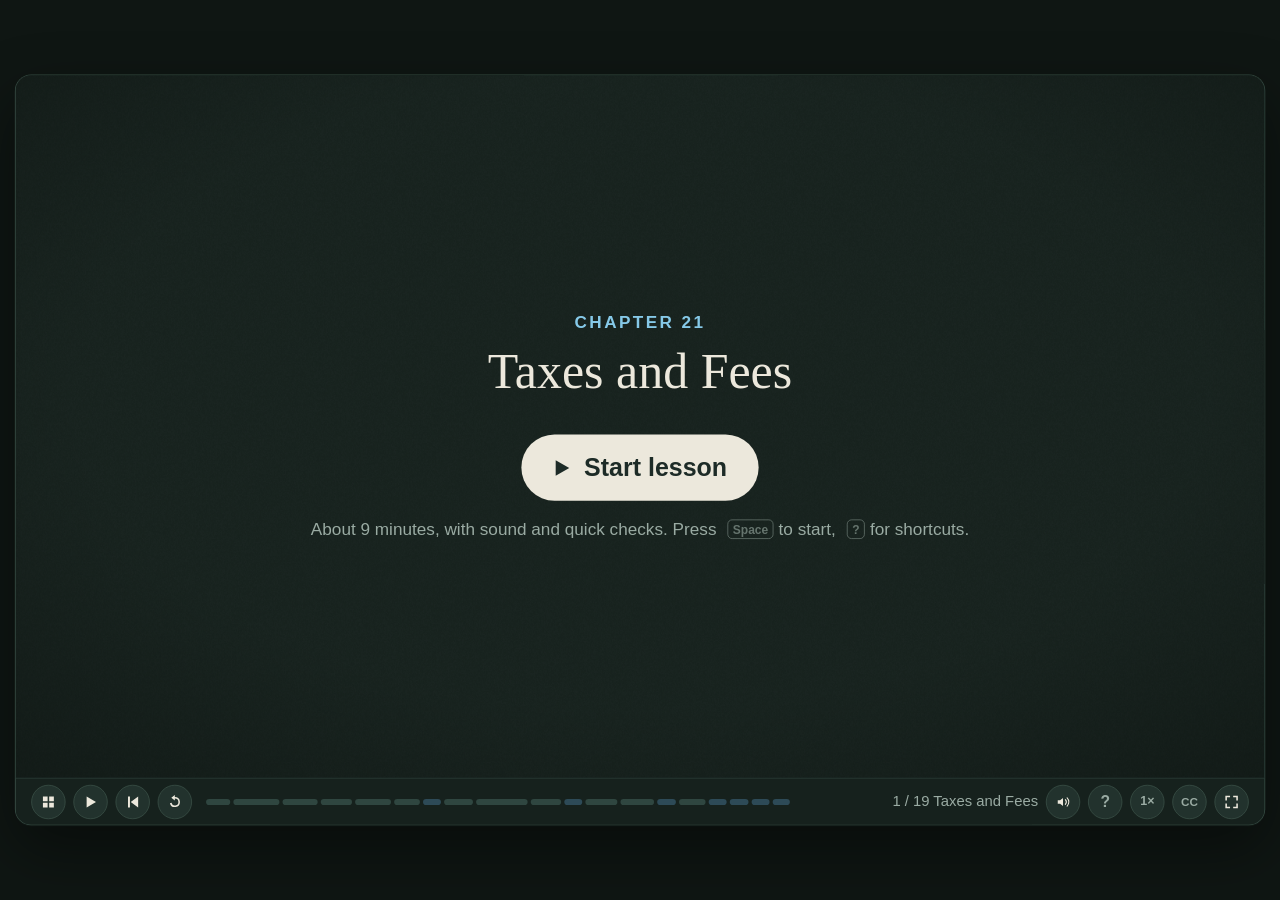
<file: site/math-notebook/ch21/index.html>
<!doctype html>
<html lang="en"><head><meta charset="utf-8"><meta name="viewport" content="width=device-width,initial-scale=1"><title>Taxes and Fees — Elementary Mathematics</title><link rel="stylesheet" href="../lib/engine.css"><link rel="expect" href="#bar" blocking="render"><style>.band .prompt{font-size:27px}.screen .blanks .bline{gap:12px}.screen .blanks .box{width:8ch!important}.screen .blanks .why{font-size:21px}.screen .blanks .bline svg tspan{font-style:normal}</style></head><body>
<script src="../lib/engine.js"></script><script src="audio/en/timings.js"></script><script>
'use strict';
const CHAPTER={number:21,title:'Taxes and Fees',minutes:9,language:'en', next: '../ch22/' };
// Colours: chalk = original price, pink (rat) = tax/fee amount, amber = rate, blue = total.
const TAX=COL.rat,TOT=COL.whole;
const txText=(p,s,x,y,t=0,size=30,col=COL.chalk,anchor='start')=>{const e=T(p,s,{x,y,size,fill:col,anchor,o:0});show(e,t);return e;};
const txMath=(p,s,x,y,t=0,size=52,col=COL.chalk)=>{const e=M(p,Array.isArray(s)?s:[s],{x,y,size,fill:col,anchor:'middle',o:0});show(e,t);return e;};
const txTitle=(p,s,sub='')=>{txText(p,s,100,110,.1,43);if(sub)txText(p,sub,100,165,.15,27,COL.dim);};
// price strip at u px per dollar; tax/fee segment (pink) beside it at the same scale
function txBar(p,x,y,u,price,extra,t=0,h=100){const g=G(p,{x,y,o:0});g.dataset.price=String(price);g.dataset.extra=String(extra);const pr=mk('rect',{width:price*u,height:h,fill:COL.chalk,'fill-opacity':.14,stroke:COL.chalk,'stroke-width':3},g);const ex=mk('rect',{x:price*u,width:extra*u,height:h,fill:TAX,'fill-opacity':.7,stroke:TAX,'stroke-width':3},g);show(g,t);return {g,pr,ex,w:(price+extra)*u};}
function txChoices(p,items,u,price0){return items.map(([price,tax,total],i)=>{const x=140+i*480,g=G(p),b=txBar(g,x,360,u,price,tax,0,100);txText(g,String.fromCharCode(65+i),x+190,270,0,34,COL.dim,'middle');txText(g,'price $'+price,x,330,0,28);txText(g,'+ tax $'+tax,x,500,0,29,TAX);txText(g,'= total $'+total,x,550,0,31,TOT);return {el:g,box:[x-20,235,430,360],label:'Picture '+String.fromCharCode(65+i)+', price '+price+', tax '+tax+', total '+total,bar:b};});}
const BEATS=[
['intro','Taxes and Fees',(m,D)=>{const g=G(scene,{o:0,y:24});T(g,'Unit 2 · Ratios, Proportions, and Percents · Chapter 21',{x:800,y:195,size:28,fill:COL.dim,anchor:'middle'});T(g,'Taxes and Fees',{x:800,y:390,size:90,weight:600,anchor:'middle'});T(g,'extra = rate × price',{x:800,y:560,size:50,fill:COL.task,anchor:'middle'});tw(g,{o:1,y:0},.2,1,out);txText(g,'Find the extra · or work back to the price',800,720,m('sub'),35,COL.dim,'middle');hide(g,D-.8,.7);}],
['rate','Sales tax is a percent',m=>{const p=panel(0);txTitle(p,'Sales tax: a percent of the price','One dollar = 100 cents · drawn as 100 equal cells');const g=G(p,{x:160,y:230,o:0});for(let i=0;i<100;i++)mk('rect',{x:(i%10)*34,y:Math.floor(i/10)*34,width:34,height:34,fill:i<8?TAX:'none','fill-opacity':.75,stroke:COL.dim,'stroke-width':1.5},g);show(g,.3);txText(p,'$1 = 100¢',330,625,m('eight'),36,COL.chalk,'middle');txText(p,'8 of the 100 cents are tax',330,675,m('eight',2),31,TAX,'middle');txText(p,'sales tax 8%',700,300,m('sales'),46,COL.task);txText(p,'8¢ extra for every 100¢',700,375,m('eight',1),34);txMath(p,['8%  =  8:100  =  ',F('8','100'),'  =  0.08'],1060,520,m('forms'),52,COL.task);txText(p,'rates differ by state and city · the rate stays fixed as prices change',1060,650,m('forms',6),27,COL.dim,'middle');}],
['dollars','Tax on every dollar',m=>{const p=panel(0);txTitle(p,'A $40 sweater · 8% sales tax','Each chip = $1');const g=G(p,{o:0}),sl=[],hl=[];for(let i=0;i<40;i++){const x=130+(i%10)*68,y=230+Math.floor(i/10)*90,c=G(g,{x,y});mk('rect',{width:56,height:56,fill:COL.chalk,'fill-opacity':.14,stroke:COL.chalk,'stroke-width':2},c);const s=mk('rect',{y:56-56*.08,width:56,height:56*.08,fill:TAX},c);put(s,{o:0});sl.push(s);const h=mk('rect',{x:-4,y:-4,width:64,height:64,fill:'none',stroke:COL.task,'stroke-width':3},c);put(h,{o:0});hl.push(h);}
show(g,m('price'));sl.forEach(s=>show(s,m('each'),.5));
const cnt=txText(p,'tax so far: 0¢',1010,420,m('count'),44,TAX);prog(q=>{const n=Math.floor(q*40+1e-8);hl.forEach((h,i)=>put(h,{o:i<n?1:0}));cnt.textContent='tax so far: '+n*8+'¢';},m('count'),5,lin);
txText(p,'40 × 8¢ = 320¢ = $3.20',1010,540,m('result'),44,TAX);txText(p,'more dollars, more tax: same rate each dollar',1010,620,m('result',5),27,COL.dim);}],
['method1','Method 1: multiply',m=>{const p=panel(0);txTitle(p,'Method 1 · multiply by the decimal rate','The tax is 8% of the price');const b=txBar(p,160,260,22,40,3.2);txText(p,'price $40',160+440,395,0,32,COL.chalk,'middle');txText(p,'tax',160+880+35,235,m('bar'),30,TAX,'middle');tw(b.ex,{o:1},m('bar'),.1);txMath(p,'8% = 0.08',800,520,m('convert'),52,COL.task);txMath(p,'40 × 0.08 = 3.2',800,640,m('product'),60);txText(p,'tax = $3.20 · money gets two decimal places',800,780,m('money'),38,TAX,'middle');}],
['method2','Method 2: proportion',m=>{const p=panel(0);txTitle(p,'Method 2 · same ratio, two prices','Both strips use the same scale');txBar(p,160,230,6,100,8,0,70);txText(p,'price $100 · tax $8',160+318,335,m('top'),30,COL.chalk,'middle');const b2=txBar(p,160,370,6,40,3.2,0,70);txText(p,'price $40 · tax x',160+130,475,m('bottom'),30,COL.chalk,'middle');b2.g.style.opacity=1;txMath(p,[F('8','100'),' = ',F('x','40')],800,610,m('equation'),62);txMath(p,'100x = 320',800,730,m('cross'),56);txMath(p,'x = 3.2',800,825,m('answer'),56,TAX);}],
['methods','Method 3 and a check',m=>{const p=panel(0);txTitle(p,'Three methods · one answer','Pick one, check with another');[['Multiply',['40 × 0.08 = 3.2'],'ask'],['Proportion',[F('8','100'),' = ',F('x','40'),' → x = 3.2'],'eq'],['Equation: “What is 8% of $40?”',['x = 0.08 × 40 = 3.2'],'same']].forEach(([lab,eq,k],i)=>{txText(p,lab,150,300+i*150,m(k),32,COL.dim);txMath(p,eq,420,375+i*150,m(k,.3),56);txText(p,'$3.20',1350,375+i*150,m('same',1+i*.5),50,TAX,'middle');});}],
['q1','Total with tax',()=>{const p=panel(0);txTitle(p,'A $50 game · 6% sales tax','All strips use the same scale: 5 px = $1');S.txCh=txChoices(p,[[50,3,53],[50,6,56],[50,30,80]],5);},{ask:done=>quiz(BAND,[{id:'c-total',prompt:'Which picture shows the total price of the game?',build:pickEls(S.txCh,0,'0.06 × 50 = 3, so the total is $53.',i=>i===1?'$6 treats 6% as 6 dollars. 6% of $50 is only $3.':'$30 would be 60% of $50. 6% is 0.06 × 50 = $3.')}],done)}],
['total','Price plus tax',m=>{const p=panel(0);txTitle(p,'What do you pay?','price + tax = total');const b=txBar(p,160,260,22,40,3.2);txText(p,'price $40',160+440,395,0,32,COL.chalk,'middle');txText(p,'tax $3.20',160+880+35,235,0,30,TAX,'middle');txMath(p,'40 + 3.20 = 43.20',800,520,m('add'),58,TOT);const br=path(p,'M160 420V440H1040.4V420',{stroke:TOT,'stroke-width':3,fill:'none'},{d:0});draw(br,m('pct'),.8);txText(p,'100% + 8% = 108% of the price',800,495,m('pct'),0,COL.task,'middle');txMath(p,'1.08 × 40 = 43.20',800,720,m('one'),58,TOT);txText(p,'one step: (1 + rate) × price',800,810,m('one',1),32,COL.dim,'middle');}],
['original','Work back to the price',m=>{const p=panel(0);txTitle(p,'Total $53.99 · 8% tax included','What was the price before tax?');const b=txBar(p,160,255,22,40,3.2);txText(p,'original price p = 100%',160+440,390,m('pct'),32,COL.chalk,'middle');txText(p,'tax 8%',160+880+35,230,m('pct'),30,TAX,'middle');txText(p,'total $53.99 = 108%',800,462,m('receipt'),38,TOT,'middle');txMath(p,'100% + 8% = 108% = 1.08',800,540,m('pct',1),46,COL.task);txMath(p,'53.99 = 1.08 × p',800,625,m('eq'),56);txMath(p,'p = 53.99 ÷ 1.08 ≈ 49.99',800,725,m('divide'),56,COL.chalk);txText(p,'check: 1.08 × 49.99 = 53.9892 ≈ 53.99',800,820,m('check'),33,COL.dim,'middle');}],
['mistake','Tax is of the original',m=>{const p=panel(0);txTitle(p,'A tempting shortcut','Subtract 8% of the total?');txMath(p,'53.99 − 0.08 × 53.99 ≈ 49.67',800,330,m('wrong'),54);const x=path(p,'M270 360L1330 300',{stroke:COL.bad,'stroke-width':6},{d:0});draw(x,m('why'),.6);txText(p,'The tax was 8% of the original price, not of the total.',800,470,m('why'),34,COL.task,'middle');txText(p,'test: tax on $49.67 ≈ $3.97 → total $53.64, not $53.99',800,570,m('test'),34,COL.dim,'middle');txMath(p,'p = 53.99 ÷ 1.08 ≈ 49.99',800,735,m('right'),58,TOT);}],
['q2','Which price?',()=>{const p=panel(0);txTitle(p,'The total is $54.00 · 8% tax','Same scale: 4 px = $1');S.txCh=txChoices(p,[[49.68,3.97,'53.65'],[50,4,'54.00'],[58.32,4.67,'62.99']],4);},{ask:done=>quiz(BAND,[{id:'c-orig',prompt:'Which original price gives a total of $54.00?',build:pickEls(S.txCh,1,'54 ÷ 1.08 = 50, and 1.08 × 50 = 54.',i=>i===0?'That subtracts 8% of the total. Its own tax is $3.97, so the total is only $53.65.':'That multiplies the total by 1.08, going the wrong way. Its total would be $62.99.')}],done)}],
['fee','Fees are percents too',m=>{const p=panel(0);txTitle(p,'Bike rental: $65 · 17% late fee','A fee works like a tax');const b=txBar(p,160,260,12,65,11.05);txText(p,'rental $65',160+390,395,m('bike'),32,COL.chalk,'middle');txText(p,'late fee',160+780+66,235,m('fee'),30,TAX,'middle');txMath(p,'17% = 0.17',800,520,m('rate'),50,COL.task);txMath(p,'0.17 × 65 = 11.05',800,625,m('fee'),56,TAX);txMath(p,'65 + 11.05 = 76.05',800,735,m('total'),58,TOT);txText(p,'late fee $11.05 · total $76.05',800,830,m('total',1.5),34,COL.dim,'middle');}],
['feeorig','Work back from a fee',m=>{const p=panel(0);txTitle(p,'Snowboard: total $66.08 · 12% fee included','What was the rental price?');const b=txBar(p,160,255,22,40,4.8);txText(p,'rental price = 100%',160+440,390,m('pct'),32,COL.chalk,'middle');txText(p,'fee 12%',160+880+50,230,m('pct'),30,TAX,'middle');txMath(p,'100% + 12% = 112% = 1.12',800,500,m('pct',1),46,COL.task);txMath(p,'66.08 = 1.12 × p',800,610,m('receipt'),56);txMath(p,'p = 66.08 ÷ 1.12 = 59',800,715,m('divide'),56);txText(p,'check: 0.12 × 59 = 7.08 and 59 + 7.08 = 66.08',800,820,m('check'),33,COL.dim,'middle');}],
['q3','Fee and total',()=>{const p=panel(0);txTitle(p,'A $45 charge · 20% service fee','Strip: price + fee, to scale');txBar(p,160,260,16,45,9);txText(p,'price $45',160+360,395,0,32,COL.chalk,'middle');txText(p,'fee ?',160+720+72,235,0,30,TAX,'middle');},{ask:done=>quiz(BAND,[{id:'c-fee',prompt:'Find the fee and the total in dollars.',build:blanks([{parts:['fee $',{box:'9'},'     total $',{box:'54'}],why:'0.20 × 45 = 9, and 45 + 9 = 54 (or 1.20 × 45).'}])}],done)}],
['wrap','Four habits',m=>{const p=panel(0);txTitle(p,'Taxes and fees · the same percent idea');[['A tax or fee is a percent of the original price.','w1'],['Extra = rate × price. Total = price + extra = (1 + rate) × price.','w2'],['Know the total? Divide by (1 + rate) to get the original price.','w3'],['Round money to the cent; check by building the total forward.','w4']].forEach(([s,key],i)=>{const g=G(p,{x:-16,y:285+i*145,o:0});mk('circle',{cx:130,cy:-10,r:26,fill:COL.task},g);T(g,String(i+1),{x:130,y:0,size:30,anchor:'middle',fill:COL.board});T(g,s,{x:195,size:31});tw(g,{x:0,o:1},m(key),.6);});}],
['final1','Chapter practice',()=>panel(0),{ask:done=>quiz(SCREEN,[{id:'p-tax',prompt:'Find the tax. Round to the nearest cent; type only the number.',build:blanks([
{parts:['8% tax on $12.00 = $',{box:'0.96'}],why:'0.08 × 12 = 0.96.'},
{parts:['8.5% tax on $12.00 = $',{box:'1.02'}],why:'0.085 × 12 = 1.02.'},
{parts:['9.25% tax on $27.50 = $',{box:'2.54'}],why:'0.0925 × 27.50 = 2.54375, which rounds to 2.54.'},
{parts:['8% tax on $234.25 = $',{box:'18.74'}],why:'0.08 × 234.25 = 18.74.'}
])}],done,'Chapter practice   1 of 3')}],
['final2','Chapter practice',()=>panel(0),{ask:done=>quiz(SCREEN,[{id:'p-total',prompt:'Totals and original prices. Round to the nearest cent; type only the number.',build:blanks([
{parts:['Total with 8.5% tax on $27.50 = $',{box:'29.84'}],why:'27.50 + 2.34 = 29.84, or 1.085 × 27.50 rounded.'},
{parts:['Total $11.65 includes 6% tax. Original price = $',{box:'10.99'}],why:'11.65 ÷ 1.06 ≈ 10.99.'},
{parts:['Total $21.80 includes 9% tax. Original price = $',{box:'20'}],why:'21.80 ÷ 1.09 = 20.'},
{parts:['Total $63 includes 5% tax. Original price = $',{box:'60'}],why:'63 ÷ 1.05 = 60.'}
])}],done,'Chapter practice   2 of 3')}],
['final3','Chapter practice',()=>panel(0),{ask:done=>quiz(SCREEN,[{id:'p-fee',prompt:'Fees. Type only the number of dollars.',build:blanks([
{parts:['15% late fee on an $80 rental = $',{box:'12'}],why:'0.15 × 80 = 12.'},
{parts:['Total with a 20% fee on a $45 charge = $',{box:'54'}],why:'1.20 × 45 = 54.'},
{parts:['Total $66.08 includes a 12% fee. Original price = $',{box:'59'}],why:'66.08 ÷ 1.12 = 59.'},
{parts:['Total $45 includes a 25% fee. Original price = $',{box:'36'}],why:'45 ÷ 1.25 = 36.'}
])}],done,'Chapter practice   3 of 3')}],
['finish','Finished',()=>panel(0),{ask:finishCard}]
].map(([id,title,run,extra])=>({id,title,run,...extra}));
boot();
</script></body></html>
</file>
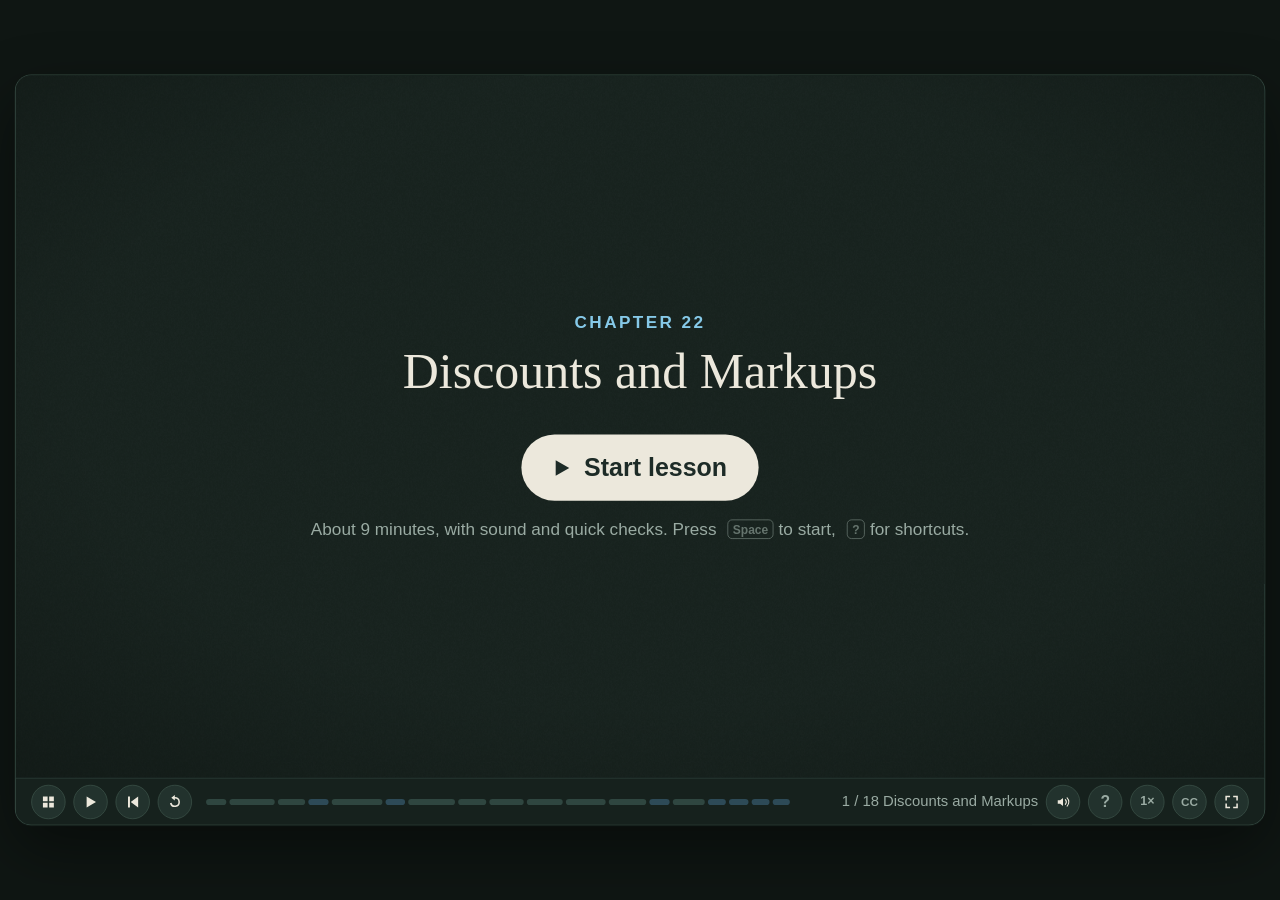
<file: site/math-notebook/ch22/index.html>
<!doctype html>
<html lang="en"><head><meta charset="utf-8"><meta name="viewport" content="width=device-width,initial-scale=1"><title>Discounts and Markups — Elementary Mathematics</title><link rel="stylesheet" href="../lib/engine.css"><link rel="expect" href="#bar" blocking="render"><style>.band .prompt{font-size:27px}.screen .blanks .bline{gap:12px}.screen .blanks .box{width:8ch!important}.screen .blanks .why{font-size:21px}.screen .blanks .bline svg tspan{font-style:normal}</style></head><body>
<script src="../lib/engine.js"></script><script src="audio/en/timings.js"></script><script>
'use strict';
const CHAPTER={number:22,title:'Discounts and Markups',minutes:9,language:'en', next: '../ch23/' };
// Colours: chalk = original price/cost, coral (nat) = discount, blue = pay / new price, pink (rat) = markup, amber = rate.
const DS=COL.nat,TOT=COL.whole,UP=COL.rat;
const dsText=(p,s,x,y,t=0,size=30,col=COL.chalk,anchor='start')=>{const e=T(p,s,{x,y,size,fill:col,anchor,o:0});show(e,t);return e;};
const dsMath=(p,s,x,y,t=0,size=52,col=COL.chalk)=>{const e=M(p,Array.isArray(s)?s:[s],{x,y,size,fill:col,anchor:'middle',o:0});show(e,t);return e;};
const dsTitle=(p,s,sub='')=>{dsText(p,s,100,110,.1,43);if(sub)dsText(p,sub,100,165,.15,27,COL.dim);};
// strip of the original price at u px per unit: blue = what you pay, coral = discount taken from the right end
function dsBar(p,x,y,u,price,off,t=0,h=100){const g=G(p,{x,y,o:0});const pay=mk('rect',{width:(price-off)*u,height:h,fill:TOT,'fill-opacity':.4,stroke:TOT,'stroke-width':3},g);const d=mk('rect',{x:(price-off)*u,width:off*u,height:h,fill:DS,'fill-opacity':.7,stroke:DS,'stroke-width':3},g);show(g,t);return {g,pay,d,w:price*u};}
// strip of the cost with a pink markup added to the right
function dsUp(p,x,y,u,cost,extra,t=0,h=100){const g=G(p,{x,y,o:0});mk('rect',{width:cost*u,height:h,fill:COL.chalk,'fill-opacity':.14,stroke:COL.chalk,'stroke-width':3},g);const e=mk('rect',{x:cost*u,width:extra*u,height:h,fill:UP,'fill-opacity':.7,stroke:UP,'stroke-width':3},g);show(g,t);return {g,ex:e,w:(cost+extra)*u};}
function dsChoices(p,items,u){return items.map(([price,disc,pay],i)=>{const x=140+i*480,g=G(p),b=dsBar(g,x,360,u,price,disc,0,100);dsText(g,String.fromCharCode(65+i),x+(price*u)/2,270,0,34,COL.dim,'middle');dsText(g,'price $'+price,x,330,0,28);dsText(g,'discount $'+disc,x,500,0,29,DS);dsText(g,'pay $'+pay,x,550,0,31,TOT);return {el:g,box:[x-20,235,430,360],label:'Picture '+String.fromCharCode(65+i)+', price '+price+', discount '+disc+', pay '+pay,bar:b};});}
const BEATS=[
['intro','Discounts and Markups',(m,D)=>{const g=G(scene,{o:0,y:24});T(g,'Unit 2 · Ratios, Proportions, and Percents · Chapter 22',{x:800,y:195,size:28,fill:COL.dim,anchor:'middle'});T(g,'Discounts and Markups',{x:800,y:390,size:90,weight:600,anchor:'middle'});T(g,'price − discount · cost + markup',{x:800,y:560,size:50,fill:COL.task,anchor:'middle'});tw(g,{o:1,y:0},.2,1,out);dsText(g,'Take it off · put it on · work back',800,720,m('sub'),35,COL.dim,'middle');hide(g,D-.8,.7);}],
['discount','Discount: subtract it',m=>{const p=panel(0);dsTitle(p,'A $12.50 hat · all items 20% off','sale · markdown · clearance · savings: you subtract');const b=dsBar(p,160,250,64,12.5,2.5);dsText(p,'original price $12.50',160+320,385,m('sign'),32,COL.chalk,'middle');dsText(p,'discount',160+640+80,225,m('bar'),30,DS,'middle');dsMath(p,'20% = 0.20',800,520,m('conv'),50,COL.task);dsMath(p,'0.20 × 12.50 = 2.50',800,625,m('mult'),54,DS);dsMath(p,'12.50 − 2.50 = 10.00',800,730,m('sub'),54,TOT);dsText(p,'new price $10.00',800,820,m('new'),38,TOT,'middle');tw(b.d,{y:70,o:.3},m('sub'),.9,io);}],
['pay','You pay what is left',m=>{const p=panel(0);dsTitle(p,'Same hat · what you pay','Pay = 100% − 20% = 80% of the price');const b=dsBar(p,160,250,64,12.5,2.5);dsText(p,'pay 80%',160+320,235,m('pct'),32,TOT,'middle');dsText(p,'save 20%',160+640+80,235,m('split'),30,DS,'middle');dsText(p,'100% − 20% = 80% = 0.80',800,520,m('pct'),46,COL.task,'middle');dsMath(p,'0.80 × 12.50 = 10.00',800,630,m('one'),56,TOT);dsText(p,'sale price = (1 − rate) × price',800,740,m('rule'),42,COL.task,'middle');}],
['q1','Which picture?',()=>{const p=panel(0);dsTitle(p,'A $60 jacket · 25% off','All strips use the same scale: 5 px = $1');S.dsCh=dsChoices(p,[[60,15,45],[60,25,35],[60,45,15]],5);},{ask:done=>quiz(BAND,[{id:'c-sale',prompt:'Which picture shows the jacket with 25% off?',build:pickEls(S.dsCh,0,'0.25 × 60 = 15 discount, so you pay 60 − 15 = $45.',i=>i===1?'$25 treats 25% as 25 dollars. 25% of $60 is only $15.':'$45 would be 75% off. 25% of $60 is $15.')}],done)}],
['twice','Two discounts, one at a time',m=>{const p=panel(0);dsTitle(p,'$100 of games · 25% off, then 15% more','The second discount is taken from the new price');dsBar(p,160,230,6,100,25,0,70);dsText(p,'$100 · discount $25',160+225,335,m('first'),30,COL.chalk,'middle');dsBar(p,160,370,6,75,11.25,0,70);dsText(p,'$75 · discount $11.25',160+170,475,m('second'),30,COL.chalk,'middle');dsMath(p,'0.25 × 100 = 25 → $75',1180,270,m('first',.3),44,DS,'middle');dsMath(p,'0.15 × 75 = 11.25 → $63.75',1180,410,m('second',.3),44,TOT);dsText(p,'not 40% off · that would be $60',800,610,m('wrong'),38,COL.task,'middle');dsText(p,'15% is of $75, not of $100',800,680,m('wrong',3),34,COL.dim,'middle');dsText(p,'total saved $36.25',800,760,m('wrong',6),38,DS,'middle');}],
['q2','Two discounts',()=>{const p=panel(0);dsTitle(p,'An $80 jacket · 10% off, then 10% more','One discount at a time');dsBar(p,160,260,8,80,8,0,70);dsText(p,'$80 · 10% off = $8',160+320,365,0,30,COL.chalk,'middle');},{ask:done=>quiz(BAND,[{id:'c-two',prompt:'Find the price after each discount.',build:blanks([{parts:['after the first: $',{box:'72'},'     final price: $',{box:'64.80'}],why:'0.90 × 80 = 72, then 0.90 × 72 = 64.80. Not 20% off, which would be $64.'}])}],done)}],
['original','Work back to the original',m=>{const p=panel(0);dsTitle(p,'Sale price $41.99 · 30% off','What was the original price?');const b=dsBar(p,160,255,8,100,30);dsText(p,'original price p = 100%',160+400,390,m('start'),32,COL.chalk,'middle');dsText(p,'30% off',160+560+120,230,m('pct'),30,DS,'middle');dsText(p,'sale $41.99 = 70%',160+280,230,m('pct',1),30,TOT,'middle');dsMath(p,'100% − 30% = 70% = 0.7',800,520,m('pct',1),46,COL.task);dsMath(p,'41.99 = 0.7 × p',800,625,m('eq'),56);dsMath(p,'p = 41.99 ÷ 0.7 ≈ 59.99',800,730,m('divide'),56);dsText(p,'check: 0.7 × 59.99 = 41.993 ≈ 41.99',800,825,m('check'),33,COL.dim,'middle');}],
['mistake','Percent of the original',m=>{const p=panel(0);dsTitle(p,'A tempting shortcut','Add 30% of the sale price back?');dsMath(p,'41.99 + 0.3 × 41.99 ≈ 54.59',800,330,m('wrong'),54);const x=path(p,'M270 360L1330 300',{stroke:COL.bad,'stroke-width':6},{d:0});draw(x,m('why'),.6);dsText(p,'The 30% came off the original price, not off the sale price.',800,470,m('why'),34,COL.task,'middle');dsText(p,'test: 30% off $54.59 gives $38.21, not $41.99',800,570,m('test'),34,COL.dim,'middle');dsMath(p,'p = 41.99 ÷ 0.7 ≈ 59.99',800,735,m('right'),58,TOT);}],
['percentoff','Find the percent off',m=>{const p=panel(0);dsTitle(p,'Julie paid $35 for a $50 shirt','What was the percent discount?');const b=dsBar(p,160,250,16,50,15);dsText(p,'paid $35',160+280,235,m('paid'),32,TOT,'middle');dsText(p,'saved $15',160+560+120,235,m('done'),30,DS,'middle');dsText(p,'original price $50',160+400,385,m('start'),32,COL.chalk,'middle');dsMath(p,'35 = x × 50 → x = 0.7',800,520,m('eq'),54);dsText(p,'Julie paid 70% of the price',800,605,m('paid'),36,TOT,'middle');dsMath(p,'1 − 0.7 = 0.3 = 30%',800,725,m('sub'),58,DS);dsText(p,'check: 15 ÷ 50 = 0.30',800,820,m('done',1),33,COL.dim,'middle');}],
['markup','Markup: add it',m=>{const p=panel(0);dsTitle(p,'A game costs the store $40 · 20% markup','markup = the increase that makes a profit');const b=dsUp(p,160,250,20,40,8);dsText(p,'store pays $40',160+400,385,m('bar'),32,COL.chalk,'middle');dsText(p,'markup',160+800+80,225,m('bar',1),30,UP,'middle');dsMath(p,'20% = 0.20',800,520,m('conv'),50,COL.task);dsMath(p,'0.20 × 40 = 8',800,625,m('mult'),54,UP);dsMath(p,'40 + 8 = 48',800,730,m('add'),56,TOT);dsText(p,'one step: (1 + rate) × cost = 1.2 × 40',800,820,m('one'),34,COL.dim,'middle');}],
['markorig','Work back to the cost',m=>{const p=panel(0);dsTitle(p,'Cake price $5.08 · 70% markup','What did the bakery pay?');const b=dsUp(p,160,255,5,100,70);dsText(p,'cost = 100%',160+250,390,m('start'),32,COL.chalk,'middle');dsText(p,'markup 70%',160+500+175,230,m('pct'),30,UP,'middle');dsMath(p,'100% + 70% = 170% = 1.7',800,520,m('pct',1),46,COL.task);dsMath(p,'5.08 = 1.7 × c',800,625,m('eq'),56);dsMath(p,'c = 5.08 ÷ 1.7 ≈ 2.99',800,730,m('divide'),56);dsText(p,'check: 1.7 × 2.99 = 5.083 ≈ 5.08',800,825,m('check'),33,COL.dim,'middle');}],
['updown','Down, then up',m=>{const p=panel(0);dsTitle(p,'A $200 bed · 30% off, then 20% markup','Each percent is of the price at that moment');dsBar(p,160,230,3,200,60,0,70);dsText(p,'$200 − $60 = $140',160+210,335,m('down'),30,COL.chalk,'middle');dsUp(p,160,380,3,140,28,0,70);dsText(p,'$140 + $28 = $168',160+210,485,m('up'),30,COL.chalk,'middle');dsMath(p,'0.30 × 200 = 60',1180,270,m('down'),44,DS,'middle');dsMath(p,'0.20 × 140 = 28',1180,425,m('up'),44,UP,'middle');dsText(p,'not 10% off ($180)',800,620,m('note'),40,COL.task,'middle');dsText(p,'The markup started from a smaller price.',800,700,m('note',5),34,COL.dim,'middle');dsText(p,'final price $168',800,790,m('note',8),42,TOT,'middle');}],
['q3','Up, then down',()=>{const p=panel(0);dsTitle(p,'$100 · marked up 25%, then marked down 25%','Does it come back to $100?');dsUp(p,160,230,6,100,25,0,70);dsText(p,'$100 + 25% = $125',160+375,335,0,30,COL.chalk,'middle');dsBar(p,160,370,6,125,31.25,0,70);dsText(p,'$125 − 25% of $125 = ?',160+375,475,0,30,COL.chalk,'middle');},{ask:done=>quiz(BAND,[{id:'c-updown',prompt:'Where does the price end?',build:choice(['$100','$93.75','$75'],1,'100 × 1.25 = 125, then 125 × 0.75 = 93.75. The 25% off is taken from the larger price.',['The two 25% steps are of different prices: $100 and then $125.','','That subtracts 25% from $100 but forgets the markup first.'])}],done)}],
['wrap','Four habits',m=>{const p=panel(0);dsTitle(p,'Discounts and markups · the same percent idea');[['Discount: a percent of the original price, subtracted. Markup: a percent of the cost, added.','w1'],['Sale price = (1 − rate) × price. Marked-up price = (1 + rate) × cost.','w2'],['To work back, divide by the same factor, such as 0.7 or 1.7.','w3'],['Two changes? Do one at a time, each from the current price.','w4']].forEach(([s,key],i)=>{const g=G(p,{x:-16,y:285+i*145,o:0});mk('circle',{cx:130,cy:-10,r:26,fill:COL.task},g);T(g,String(i+1),{x:130,y:0,size:30,anchor:'middle',fill:COL.board});T(g,s,{x:195,size:31});tw(g,{x:0,o:1},m(key),.6);});}],
['final1','Chapter practice',()=>panel(0),{ask:done=>quiz(SCREEN,[{id:'p-disc',prompt:'Discounts. Type only the number of dollars.',build:blanks([
{parts:['$300 computer, 15% off: discount $',{box:'45'},'   price $',{box:'255'}],why:'0.15 × 300 = 45, and 300 − 45 = 255.'},
{parts:['$48 pants, 20% off: discount $',{box:'9.60'},'   price $',{box:'38.40'}],why:'0.20 × 48 = 9.60, and 48 − 9.60 = 38.40.'},
{parts:['Truck A: $14,500, 10% off. Price $',{box:'13050'}],why:'0.90 × 14,500 = 13,050.'},
{parts:['Truck B: $16,000, 14% off. Price $',{box:'13760'}],why:'0.86 × 16,000 = 13,760. Truck A is the better deal.'}
])}],done,'Chapter practice   1 of 3')}],
['final2','Chapter practice',()=>panel(0),{ask:done=>quiz(SCREEN,[{id:'p-orig',prompt:'Work backward, or take two discounts. Type only the number.',build:blanks([
{parts:['Bike on sale for 45% off at $299.75. Original price $',{box:'545'}],why:'100% − 45% = 55%, and 299.75 ÷ 0.55 = 545.'},
{parts:['$30 shirt, 15% off, then 10% more. Final price $',{box:'22.95'}],why:'0.85 × 30 = 25.50, then 0.90 × 25.50 = 22.95.'},
{parts:['Paid $35 for a $50 shirt. Percent discount ',{box:'30'},' %'],why:'35 ÷ 50 = 0.7 is paid, so 1 − 0.7 = 0.3, which is 30%.'},
{parts:['Sale price $60, original price $80. Percent discount ',{box:'25'},' %'],why:'60 ÷ 80 = 0.75 is paid, so the discount is 0.25, which is 25%.'}
])}],done,'Chapter practice   2 of 3')}],
['final3','Chapter practice',()=>panel(0),{ask:done=>quiz(SCREEN,[{id:'p-mark',prompt:'Markups. Type only the number of dollars.',build:blanks([
{parts:['$50 shelf, 8% markup: markup $',{box:'4'},'   new price $',{box:'54'}],why:'0.08 × 50 = 4, and 50 + 4 = 54.'},
{parts:['$350 bike, 15% markup: markup $',{box:'52.50'},'   new price $',{box:'402.50'}],why:'0.15 × 350 = 52.50, and 350 + 52.50 = 402.50.'},
{parts:['Milk sells for $3.24 after a 35% markup. Cost $',{box:'2.40'}],why:'3.24 ÷ 1.35 = 2.40.'},
{parts:['Bed costs $200, marked down 30% then up 20%. Price $',{box:'168'}],why:'0.70 × 200 = 140, then 1.20 × 140 = 168.'}
])}],done,'Chapter practice   3 of 3')}],
['finish','Finished',()=>panel(0),{ask:finishCard}]
].map(([id,title,run,extra])=>({id,title,run,...extra}));
boot();
</script></body></html>
</file>
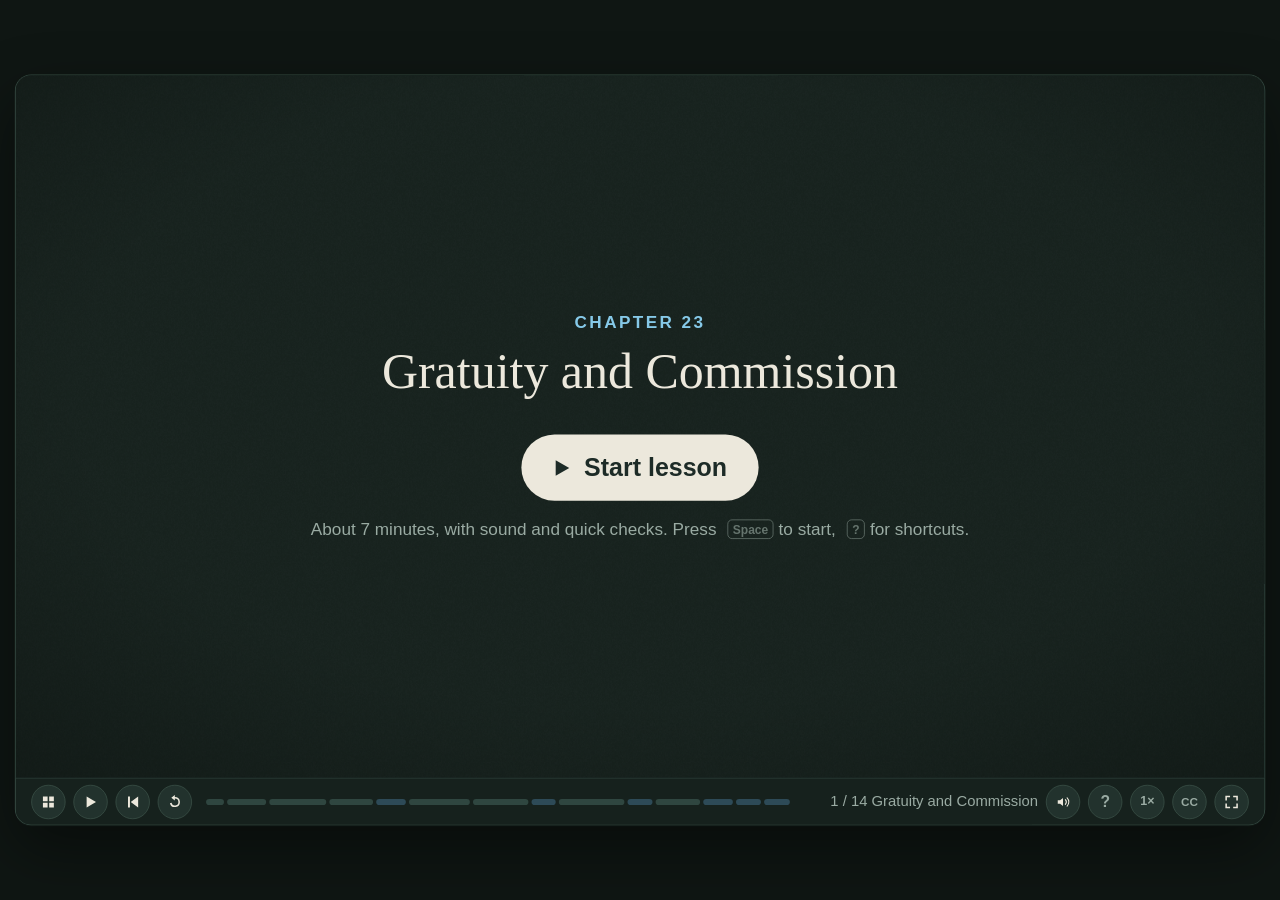
<file: site/math-notebook/ch23/index.html>
<!doctype html>
<html lang="en"><head><meta charset="utf-8"><meta name="viewport" content="width=device-width,initial-scale=1"><title>Gratuity and Commission — Elementary Mathematics</title><link rel="stylesheet" href="../lib/engine.css"><link rel="expect" href="#bar" blocking="render"><style>.band .prompt{font-size:27px}.screen .blanks .bline{gap:12px}.screen .blanks .box{width:8ch!important}.screen .blanks .why{font-size:21px}.screen .blanks .bline svg tspan{font-style:normal}.band .blanks .bline svg tspan{font-style:normal}</style></head><body>
<script src="../lib/engine.js"></script><script src="audio/en/timings.js"></script><script>
'use strict';
const CHAPTER={number:23,title:'Gratuity and Commission',minutes:7,language:'en'};
// Colours: chalk = bill / sales, amber = rate, pink (rat) = tip added on top, blue = total paid, green (irr) = commission.
const TIP=COL.rat,TOT=COL.whole,COM=COL.irr;
const gcText=(p,s,x,y,t=0,size=30,col=COL.chalk,anchor='start')=>{const e=T(p,s,{x,y,size,fill:col,anchor,o:0});show(e,t);return e;};
const gcMath=(p,s,x,y,t=0,size=52,col=COL.chalk,anchor='middle')=>{const e=M(p,Array.isArray(s)?s:[s],{x,y,size,fill:col,anchor,o:0});show(e,t);return e;};
const gcTitle=(p,s,sub='',ts=.15)=>{gcText(p,s,100,110,.1,43);if(sub)gcText(p,sub,100,165,ts,27,COL.dim);};
// bill strip at u px per dollar with the tip (pink) on its right end; tipAt: when the tip grows from nothing (null = drawn already)
function gcBar(p,x,y,u,bill,tip,t=0,h=100,tipAt=null){const g=G(p,{x,y,o:0});const b=mk('rect',{width:bill*u,height:h,fill:COL.chalk,'fill-opacity':.14,stroke:COL.chalk,'stroke-width':3},g);const e=mk('rect',{x:bill*u,width:tip*u,height:h,fill:TIP,'fill-opacity':.7,stroke:TIP,'stroke-width':3},g);if(tipAt!==null){put(e,{a_width:0,o:0});tw(e,{a_width:tip*u,o:1},tipAt,.9,out);}show(g,t);return {g,b,ex:e,w:(bill+tip)*u};}
// sales strip cut into $100 blocks; each block holds a green slice for the rate (0..1) at its foot
function gcSales(p,x,y,u,sales,rate,t=0,h=100,sliceAt=null){const g=G(p,{x,y,o:0}),bw=100*u,n=Math.round(sales/100),sl=[];for(let i=0;i<n;i++)mk('rect',{x:i*bw,width:bw,height:h,fill:COL.chalk,'fill-opacity':.14,stroke:COL.dim,'stroke-width':1.5},g);for(let i=0;i<n;i++){const s=mk('rect',{x:i*bw+1.5,y:h-rate*h,width:bw-3,height:rate*h,fill:COM},g);if(sliceAt!==null){put(s,{o:0});show(s,sliceAt+i*(1.6/n),.3);}sl.push(s);}mk('rect',{width:n*bw,height:h,fill:'none',stroke:COL.chalk,'stroke-width':3},g);show(g,t);return {g,sl,w:n*bw};}
function gcChoices(p,items,u){return items.map(([bill,tip,total],i)=>{const x=130+i*480,g=G(p);gcBar(g,x,360,u,bill,tip,0,100);gcText(g,String.fromCharCode(65+i),x+bill*u/2,270,0,34,COL.dim,'middle');gcText(g,'bill $'+bill,x,330,0,28);gcText(g,'+ tip $'+tip,x,500,0,29,TIP);gcText(g,'= total $'+total,x,550,0,31,TOT);return {el:g,box:[x-20,235,460,360],label:'Picture '+String.fromCharCode(65+i)+', bill '+bill+', tip '+tip+', total '+total};});}
// a paper receipt for the bill, drawn around its top-left corner
function gcReceipt(p,x,y){const g=G(p,{x,y});let d='M0 0H220V300';for(let i=0;i<11;i++)d+=`l-10 ${i%2?14:-14}l-10 ${i%2?-14:14}`;d+='Z';path(g,d,{fill:COL.chalk,'fill-opacity':.1,stroke:COL.chalk,'stroke-width':3});T(g,'BILL',{x:110,y:48,size:26,anchor:'middle',fill:COL.dim,weight:600});[90,130,170].forEach((yy,i)=>{path(g,`M28 ${yy}H${120-i*14}`,{stroke:COL.dim,'stroke-width':3});path(g,`M160 ${yy}H192`,{stroke:COL.dim,'stroke-width':3});});path(g,'M28 205H192',{stroke:COL.chalk,'stroke-width':2,'stroke-dasharray':'6 6'});T(g,'$25.00',{x:110,y:250,size:36,anchor:'middle',font:MATH});return g;}
// a price tag for the sales
function gcTag(p,x,y){const g=G(p,{x,y});path(g,'M0 80L50 0H250V160H50Z',{fill:COL.chalk,'fill-opacity':.1,stroke:COL.chalk,'stroke-width':3});mk('circle',{cx:40,cy:80,r:11,fill:'none',stroke:COL.chalk,'stroke-width':3},g);path(g,'M29 80C-10 60 -20 20 10 -10',{stroke:COL.dim,'stroke-width':2.5});T(g,'SOLD',{x:150,y:62,size:26,anchor:'middle',fill:COL.dim,weight:600});T(g,'$3,500',{x:150,y:118,size:40,anchor:'middle',font:MATH});return g;}
const BEATS=[
['intro','Gratuity and Commission',(m,D)=>{const g=G(scene,{o:0,y:24});T(g,'Unit 2 · Ratios, Proportions, and Percents · Chapter 23',{x:800,y:195,size:28,fill:COL.dim,anchor:'middle'});T(g,'Gratuity and Commission',{x:800,y:390,size:90,weight:600,anchor:'middle'});T(g,'amount = rate × total',{x:800,y:560,size:50,fill:COL.task,anchor:'middle'});tw(g,{o:1,y:0},.2,1,out);gcText(g,'A tip for service · a share of what you sell',800,720,m('sub'),35,COL.dim,'middle');hide(g,D-.8,.7);}],
['words','Two new words',m=>{const p=panel(0);gcTitle(p,'Two new words','Both are a percent of a total');
const L=G(p,{o:0});gcReceipt(L,180,240);T(L,'Gratuity',{x:460,y:300,size:50,weight:600,fill:TIP});T(L,'a tip, given for service',{x:460,y:360,size:30});const lb=T(L,'a percent of the bill',{x:460,y:410,size:29,fill:COL.dim});show(L,m('grat'));
const R=G(p,{o:0});gcTag(R,870,300);T(R,'Commission',{x:1180,y:300,size:50,weight:600,fill:COM});T(R,'a fee for selling',{x:1180,y:360,size:30});const rb=T(R,'a percent of the sales',{x:1180,y:410,size:29,fill:COL.dim});show(R,m('com'));
tw(lb,{c_fill:COL.task},m('both'),.5);tw(rb,{c_fill:COL.task},m('both',1.6),.5);
gcText(p,'found just like sales tax (Chapter 21)',800,660,m('tax'),32,COL.dim,'middle');gcText(p,'amount = rate × total',800,760,m('rule'),58,COL.task,'middle');}],
['tip','A 15% tip',m=>{const p=panel(0);gcTitle(p,'A $25 dinner bill · 15% tip','The tip is 15% of the bill, added on top');const b=gcBar(p,160,250,32,25,3.75,m('bill'),100,m('tip'));gcText(p,'bill $25',560,312,m('bill'),34,COL.chalk,'middle');gcText(p,'tip $3.75',1020,230,m('tip',.3),32,TIP,'middle');
const br=path(p,'M160 372V390H1080V372',{stroke:TOT,'stroke-width':4},{d:0});draw(br,m('add'),.8);gcText(p,'total $28.75',620,436,m('add',.4),36,TOT,'middle');
gcMath(p,'15% = 0.15',800,540,m('conv'),50,COL.task);gcMath(p,'25 × 0.15 = 3.75',800,640,m('mult'),54,TIP);gcMath(p,'25 + 3.75 = 28.75',800,740,m('add'),54,TOT);gcText(p,'one step: 1.15 × 25 = 28.75',800,830,m('one'),34,COL.dim,'middle');}],
['prop','Bigger bill, bigger tip',m=>{const p=panel(0);gcTitle(p,'Same 15% tip · different bills','Each strip: 8 px = $1');
[[20,3,'b20'],[40,6,'b40'],[80,12,'b80']].forEach(([bill,tip,k],i)=>{const y=270+i*150,g=G(p,{o:0});gcBar(g,120,y,8,bill,tip,0,60);T(g,'bill $'+bill,{x:120,y:y-16,size:28});T(g,'tip $'+tip,{x:120+bill*8+8,y:y-16,size:28,fill:TIP});show(g,m(k));if(i)pulse(g,m('double',.2+i*.5),1.03);});
// tip-vs-bill graph: origin (1040,720), 4.6 px per bill dollar, 26 px per tip dollar
const ox=1040,oy=720,gx=v=>ox+v*4.6,gy=v=>oy-v*26,A=G(p,{o:0});path(A,`M${ox} ${gy(16)}V${oy}H${gx(104)}`,{stroke:COL.dim,'stroke-width':3});[20,40,60,80,100].forEach(v=>{path(A,`M${gx(v)} ${oy}v10`,{stroke:COL.dim,'stroke-width':2});T(A,String(v),{x:gx(v),y:oy+38,size:22,fill:COL.dim,anchor:'middle',font:MATH});});[3,6,9,12,15].forEach(v=>{path(A,`M${ox} ${gy(v)}h-10`,{stroke:COL.dim,'stroke-width':2});T(A,String(v),{x:ox-18,y:gy(v)+8,size:22,fill:COL.dim,anchor:'end',font:MATH});});T(A,'bill ($)',{x:gx(104),y:oy+76,size:24,fill:COL.dim,anchor:'end'});T(A,'tip ($)',{x:ox,y:gy(16)-18,size:24,fill:COL.dim,anchor:'middle'});show(A,m('same'));
const ln=path(p,`M${ox} ${oy}L${gx(100)} ${gy(15)}`,{stroke:COL.task,'stroke-width':4},{d:0});draw(ln,m('line'),1.2);
[[20,3,'b20'],[40,6,'b40'],[80,12,'b80']].forEach(([v,w,k])=>{const d=G(p,{x:gx(v),y:gy(w),s:0,o:0});mk('circle',{r:11,fill:TIP},d);pop(d,m(k,.3));});
gcText(p,'double the bill → double the tip',120,760,m('double'),34,COL.task);gcText(p,'tip = 0.15 × bill: the tip is proportional to the bill',800,850,m('prop'),32,COL.chalk,'middle');}],
['q1','Which picture?',()=>{const p=panel(0);gcTitle(p,'A $40 bill · 20% tip','Same scale in each picture: 7 px = $1');S.gcCh=gcChoices(p,[[40,'0.80','40.80'],[40,8,48],[40,20,60]],7);},{ask:done=>quiz(BAND,[{id:'c-tip',prompt:'Which picture shows a 20% tip on the $40 bill?',build:pickEls(S.gcCh,1,'0.20 × 40 = 8, so the tip is $8 and the total is 40 + 8 = $48.',i=>i===0?'$0.80 is 2% of $40. For 20%, multiply by 0.20, not 0.02.':'$20 is half the bill, which is 50%. 20% of $40 is $8.')}],done)}],
['commission','A 12% commission',m=>{const p=panel(0);gcTitle(p,'A summer job · 12% commission on sales','Her first week: $3,500 of clothes sold',m('sales'));const s=gcSales(p,160,250,.24,3500,.12,m('sales'),100,m('cut'));gcText(p,'35 blocks of $100',160,232,m('sales',2),27,COL.dim);
gcText(p,'12% of each block',1040,300,m('cut'),32,COM);gcText(p,'= $12 of every $100',1040,346,m('cut',.6),28,COL.dim);
const bar=mk('rect',{x:160,y:395,width:3500*.12*.24,height:100,fill:COM,'fill-opacity':.75,stroke:COM,'stroke-width':3},p);put(bar,{a_width:0,o:0});tw(bar,{a_width:3500*.12*.24,o:1},m('earn'),.9,out);gcText(p,'her commission: $420',290,458,m('earn',.3),34,COM);
gcMath(p,'12% = 0.12',800,600,m('conv'),50,COL.task);gcMath(p,'3,500 × 0.12 = 420',800,700,m('mult'),54,COM);
gcText(p,'The customer pays $3,500 either way; the store pays her $420 of it.',800,810,m('note'),31,COL.dim,'middle');}],
['proportion','Or use a proportion',m=>{const p=panel(0);gcTitle(p,'Same commission · as a proportion','A percent is a rate out of 100');
gcMath(p,[F('12','100'),' = ',F('x','3,500')],440,330,m('set'),64,COL.chalk);
gcText(p,'cross-multiply',140,450,m('cross'),30,COL.task);gcMath(p,'100x = 12 × 3,500',140,525,m('eq'),48,COL.chalk,'start');gcMath(p,'100x = 42,000',140,615,m('prod'),48,COL.chalk,'start');gcText(p,'÷ 100 on both sides',520,612,m('div'),28,COL.dim);gcMath(p,'x = 420',140,715,m('x'),56,COM,'start');
const tb=G(p,{o:0});T(tb,'sales ($)',{x:1110,y:290,size:28,fill:COL.dim,anchor:'middle'});T(tb,'commission ($)',{x:1340,y:290,size:28,fill:COL.dim,anchor:'middle'});path(tb,'M1000 312H1460M1225 255V520',{stroke:COL.dim,'stroke-width':2});M(tb,['100'],{x:1110,y:395,size:46,anchor:'middle'});M(tb,['12'],{x:1340,y:395,size:46,anchor:'middle'});M(tb,['3,500'],{x:1110,y:495,size:46,anchor:'middle'});const xq=M(tb,['x'],{x:1340,y:495,size:46,anchor:'middle'});show(tb,m('set'));
const x420=gcMath(p,'420',1340,495,m('x'),46,COM);hide(xq,m('x'),.3);
const ar=G(p,{o:0});path(ar,'M990 368Q950 425 990 482M977 468L991 484L998 463',{stroke:COL.task,'stroke-width':3});T(ar,'× 35',{x:950,y:436,size:30,fill:COL.task,anchor:'end'});path(ar,'M1470 368Q1510 425 1470 482M1483 468L1469 484L1462 463',{stroke:COL.task,'stroke-width':3});T(ar,'× 35',{x:1510,y:436,size:30,fill:COL.task});show(ar,m('scale'));pulse(x420,m('scale',4),1.25);
gcText(p,'12 out of 100 is the same rate as 420 out of 3,500',800,830,m('same'),32,COL.chalk,'middle');}],
['q2','Find the commission',()=>{const p=panel(0);gcTitle(p,'$2,400 of furniture sold · 6% commission','Each block = $100; green = 6% of the block');gcSales(p,160,260,.35,2400,.06,0,100);gcText(p,'sales $2,400',160,420,0,30);},{ask:done=>quiz(BAND,[{id:'c-com',prompt:'How much does the salesperson earn?',build:blanks([{parts:['6% of $2,400 = $',{box:'144'}],why:'0.06 × 2,400 = 144: $6 from each of the 24 hundreds.',hint:'Change 6% to 0.06 (not 0.6), then multiply by 2,400.'}])}],done)}],
['compare','Commission or a flat fee?',m=>{const p=panel(0);gcTitle(p,'Amber: 12% commission or a $500 flat fee?','Her sales for the period: $3,950',m('sales'));
gcMath(p,'0.12 × 3,950 = 474',800,270,m('calc'),50,COM);
const x0=440,u=1.3,b1=G(p,{o:0}),b2=G(p,{o:0});mk('rect',{x:x0,y:340,width:474*u,height:70,fill:COM,'fill-opacity':.7,stroke:COM,'stroke-width':3},b1);T(b1,'12% commission',{x:x0-24,y:386,size:30,fill:COM,anchor:'end'});T(b1,'$474',{x:x0+500*u+18,y:388,size:32,fill:COM});
mk('rect',{x:x0,y:450,width:500*u,height:70,fill:COL.chalk,'fill-opacity':.18,stroke:COL.chalk,'stroke-width':3},b2);T(b2,'flat fee',{x:x0-24,y:496,size:30,anchor:'end'});T(b2,'$500',{x:x0+500*u+18,y:498,size:32});show(b1,m('bars'));show(b2,m('bars',.4));
const dl=path(p,`M${x0+500*u} 322V540`,{stroke:COL.task,'stroke-width':3,'stroke-dasharray':'8 8'},{o:0});show(dl,m('pick'));pulse(b2,m('pick',.4),1.03);
gcText(p,'474 < 500 → choose the flat fee',800,625,m('pick'),40,TOT,'middle');
gcMath(p,'500 ÷ 0.12 ≈ 4,166.67',800,725,m('even'),44,COL.task);gcText(p,'Commission pays more only when sales top about $4,166.67.',800,800,m('even',2),30,COL.dim,'middle');}],
['q3','Who received more?',()=>{const p=panel(0);gcTitle(p,'A tip and a commission','Same scale: 2 px = $1');gcText(p,'Luke, a waiter · bill $236 · 18% tip',160,250,0,30,TIP);gcBar(p,160,270,2,236,0,0,70);gcText(p,'Mary, an electronics seller · sales $380 · 12% commission',160,420,0,30,COM);const g=G(p,{x:160,y:440});mk('rect',{width:760,height:70,fill:COL.chalk,'fill-opacity':.14,stroke:COL.chalk,'stroke-width':3},g);},{ask:done=>quiz(BAND,[{id:'c-who',prompt:'Who received more money?',build:choice(['Luke','Mary','They received the same'],1,'Luke: 0.18 × 236 = $42.48. Mary: 0.12 × 380 = $45.60. Mary gets more, even with the smaller rate.',['A bigger rate is not enough: 0.18 × 236 = 42.48, but 0.12 × 380 = 45.60.','','Work out both: 0.18 × 236 = 42.48 and 0.12 × 380 = 45.60.'])}],done)}],
['wrap','Four habits',m=>{const p=panel(0);gcTitle(p,'Gratuity and commission · the same percent idea');[['Gratuity (tip): a percent of the bill. Commission: a percent of the sales.','w1'],['Change the percent to a decimal, then multiply by the total.','w2'],['A tip is added to the bill. A commission is a share of the sale.','w3'],['Or use a proportion: rate / 100 = amount / total.','w4']].forEach(([s,key],i)=>{const g=G(p,{x:-16,y:285+i*145,o:0});mk('circle',{cx:130,cy:-10,r:26,fill:COL.task},g);T(g,String(i+1),{x:130,y:0,size:30,anchor:'middle',fill:COL.board});T(g,s,{x:195,size:31});tw(g,{x:0,o:1},m(key),.6);});}],
['final1','Chapter practice',()=>panel(0),{ask:done=>quiz(SCREEN,[{id:'p-tip',prompt:'Tips and totals. Type only the number of dollars, no $ or commas; round to the cent.',build:blanks([
{parts:['Lee family: $45 bill, 18% tip. Tip $',{box:'8.10'}],why:'0.18 × 45 = 8.10.'},
{parts:['Caterer: $875, 25% tip. Tip $',{box:'218.75'},'  total $',{box:'1093.75'}],why:'0.25 × 875 = 218.75, and 875 + 218.75 = 1,093.75.'},
{parts:['Babysitter: $70, 32% tip. Tip $',{box:'22.40'},'  total $',{box:'92.40'}],why:'0.32 × 70 = 22.40, and 70 + 22.40 = 92.40.'},
{parts:['Haircut: $25 with a 10% tip. Total $',{box:'27.50'}],why:'1.10 × 25 = 27.50.'},
{parts:['Dinner: $32.75 bill, 17% tip. Total $',{box:'38.32'}],why:'1.17 × 32.75 = 38.3175, which rounds to $38.32.'}
])}],done,'Chapter practice   1 of 2')}],
['final2','Chapter practice',()=>panel(0),{ask:done=>quiz(SCREEN,[{id:'p-com',prompt:'Commissions. Type only the number of dollars, no $ or commas.',build:blanks([
{parts:['35% of $6,000 in sales. Commission $',{box:'2100'}],why:'0.35 × 6,000 = 2,100.'},
{parts:['Julio sells scooters: 8% of $5,450. Commission $',{box:'436'}],why:'0.08 × 5,450 = 436.'},
{parts:['Mauricio: 8% of $25,000 = $',{box:'2000'},'   Judith: 9.5% of $22,000 = $',{box:'2090'}],why:'0.08 × 25,000 = 2,000 and 0.095 × 22,000 = 2,090: Judith earned more.'},
{parts:['Agent: 3% of a $250,000 house sale. Commission $',{box:'7500'}],why:'0.03 × 250,000 = 7,500.'}
])}],done,'Chapter practice   2 of 2')}],
['finish','Finished',()=>panel(0),{ask:finishCard}]
].map(([id,title,run,extra])=>({id,title,run,...extra}));
boot();
</script></body></html>
</file>
<file: site/math-notebook/lib/units.css>
/* The unit headers of a book's contents page, the same in every book: a strip of chalkboard per unit, with the unit's
   label and title and a sketch of its ideas (UNIT_ART, from the book's own unit-art.js) drawn in the unit colour --c.
   Markup and the scroll observer are in units.js. Uses the contents page's --book, --ui, --chalk and --ease. */
.unit { position: relative; max-width: 1212px; margin: 0 auto; padding: 28px 16px 0; }
.unit h2 { position: relative; display: flex; flex-wrap: wrap; align-items: baseline; gap: 4px 14px; min-height: 168px; margin: 0 0 16px; padding-top: 130px; font: 500 28px/1.2 var(--book); }
.unit .grid { position: relative; }
.unit::before { content: ""; position: absolute; inset: 0 16px auto; height: 208px; border-radius: 22px; pointer-events: none;
  background: radial-gradient(ellipse 46% 90% at 74% 55%, color-mix(in srgb, var(--c) 11%, transparent), transparent 70%); }
.unit-art { position: absolute; top: 20px; right: 28px; width: min(580px, 56%); height: auto; overflow: visible; pointer-events: none;
  color: var(--c); fill: none; stroke: currentColor; stroke-width: 2.6; stroke-linecap: round; stroke-linejoin: round; opacity: .78; }
.unit-art text { fill: currentColor; stroke: none; font-family: var(--book); font-style: italic; }
.unit-art .a { color: var(--chalk); opacity: .55; }
.unit-art .faint { opacity: .22; }
.unit-art .d { stroke-dasharray: 1 1; stroke-dashoffset: 1; }
.unit-art .t { opacity: 0; }
.seen .unit-art .d { animation: art-draw 1.1s cubic-bezier(.5, 0, .3, 1) forwards; animation-delay: calc(var(--k) * 55ms + 120ms); }
.seen .unit-art .t { animation: art-fade .6s ease-out forwards; animation-delay: calc(var(--k) * 55ms + 300ms); }
.seen .unit-art .a.t { animation-name: art-fade-a; }
@keyframes art-draw { to { stroke-dashoffset: 0; } }
@keyframes art-fade { to { opacity: 1; } }
@keyframes art-fade-a { to { opacity: .55; } }
/* After the drawing, each sketch keeps one small motion that belongs to its topic. */
.unit-art g { transform-box: fill-box; }
.seen .unit-art .swap-a { animation: swap-a 6s var(--ease) 2.4s infinite; }
.seen .unit-art .swap-b { animation: swap-b 6s var(--ease) 2.4s infinite; }
@keyframes swap-a { 0%, 30%, 100% { transform: none; } 45%, 80% { transform: translate(80px, 0); } 37% { transform: translate(40px, -30px); } 88% { transform: translate(40px, 30px); } }
@keyframes swap-b { 0%, 30%, 100% { transform: none; } 45%, 80% { transform: translate(-80px, 0); } 37% { transform: translate(-40px, 30px); } 88% { transform: translate(-40px, -30px); } }
.seen .unit-art .step { animation: art-fade .6s ease-out forwards, step 4s ease-in-out infinite; animation-delay: calc(var(--k) * 55ms + 300ms), calc(var(--k) * 300ms + 2s); }
@keyframes step { 0%, 20%, 100% { fill-opacity: 1; } 10% { fill-opacity: .3; } }
.unit-art .hop, .unit-art .ride { offset-rotate: 0deg; }
.seen .unit-art .hop { animation: art-fade .4s ease-out 2s forwards, along 3.4s linear 2s infinite; }
.unit-art .orbit { offset-rotate: 0deg; }
.seen .unit-art .orbit { animation: art-fade .4s ease-out 2s forwards, along 9s linear 2s infinite; }
.seen .unit-art .ride { animation: art-fade .4s ease-out 2s forwards, along 4s ease-in-out 2s infinite alternate; }
@keyframes along { from { offset-distance: 0%; } to { offset-distance: 100%; } }
.unit-art .pie { stroke: currentColor; stroke-linecap: butt; stroke-dasharray: 0 100; }
.seen .unit-art .pie { animation: art-fade .4s ease-out 1.6s forwards, pie 5s var(--ease) 1.6s infinite; }
@keyframes pie { 0% { stroke-dasharray: 0 100; } 35%, 85% { stroke-dasharray: 25 100; } 100% { stroke-dasharray: 0 100; } }
.seen .unit-art .tilt { transform-box: view-box; transform-origin: 300px 72px; animation: tilt 4.8s ease-in-out 2s infinite; }
@keyframes tilt { 0%, 100% { transform: rotate(0); } 30% { transform: rotate(-4deg); } 60% { transform: rotate(2deg); } }
.seen .unit-art .spin { transform-box: view-box; transform-origin: 320px 95px; animation: spin 5s cubic-bezier(.2, .7, .2, 1) 2s infinite; }
@keyframes spin { from { transform: rotate(0); } 70%, to { transform: rotate(1530deg); } }
.seen .unit-art .feed-in { animation: feed-in 4s ease-in-out 2s infinite; }
.seen .unit-art .feed-out { opacity: 0; animation: feed-out 4s ease-in-out 2s infinite; }
@keyframes feed-in { 0% { transform: none; opacity: 1; } 40% { transform: translate(100px, 0); opacity: 0; } 41%, 100% { transform: none; opacity: 0; } 95% { opacity: 1; } }
@keyframes feed-out { 0%, 45% { transform: translate(-40px, 0); opacity: 0; } 70%, 90% { transform: none; opacity: 1; } 100% { opacity: 0; } }
.unit-art .cell { opacity: .25; }
.seen .unit-art .cell { animation: cell 5s ease-in-out infinite; animation-delay: calc(var(--j) * .5s + 2s); }
@keyframes cell { 0%, 100% { opacity: .25; } 15%, 60% { opacity: 1; } }
.unit-art .cut, .unit-art .shade { opacity: 0; }
.seen .unit-art .cut { animation: cut 4s ease-in-out 2s infinite; }
@keyframes cut { 0%, 100% { opacity: 0; } 30%, 70% { opacity: .5; } }
.seen .unit-art .shade { animation: shade 1s ease-out 1.6s forwards; }
@keyframes shade { to { opacity: .14; } }
.seen .unit-art .diag { animation: art-draw 1.1s cubic-bezier(.5, 0, .3, 1) forwards, redraw 4s ease-in-out 2.5s infinite; }
@keyframes redraw { 0%, 15% { stroke-dashoffset: 1; } 50%, 100% { stroke-dashoffset: 0; } }
.seen .unit-art .root { animation: art-fade .4s ease-out 1.8s forwards, root 2.4s ease-in-out 2.2s infinite; }
@keyframes root { 0%, 100% { r: 7px; } 50% { r: 11px; } }
.seen .unit-art .breathe { transform-box: view-box; transform-origin: 380px 140px; animation: breathe 4s ease-in-out 2s infinite alternate; }
@keyframes breathe { from { transform: scaleY(1); } to { transform: scaleY(.35); } }
/* The label and the title share a line when they fit; a long title wraps below the label instead of running off. */
.unit h2 .title { min-width: 0; text-wrap: balance; }
.unit h2 .label { font: 600 14px var(--ui); letter-spacing: .14em; text-transform: uppercase; color: var(--c); white-space: nowrap; }
/* Keep the sketches cheap: each is its own layer, so its loop repaints only itself, and loops pause while their unit is
   off screen or under the sticky bar (units.js toggles .live), so the bar's blur is not redrawn every frame. */
.unit-art { will-change: transform; contain: layout style; }
.unit:not(.live) .unit-art, .unit:not(.live) .unit-art * { animation-play-state: paused; }
@media (max-width: 560px) {
  .unit-art { width: calc(100% - 32px); right: 16px; opacity: .32; }
  .unit h2 { min-height: 0; padding-top: 104px; font-size: 24px; }
}
@media (prefers-reduced-motion: reduce) {
  .unit-art * { animation: none !important; }
  .unit-art .d { stroke-dashoffset: 0; }
  .unit-art .t, .unit-art .cell { opacity: 1; }
  .unit-art .a.t { opacity: .55; }
  .unit-art .shade { opacity: .14; }
  .unit-art .pie { stroke-dasharray: 25 100; }
}
</file>
<file: site/math-notebook/lib/contents.css>
/* The book's cover and contents (index.html): the chalkboard look, the cover, the guide, the chapter grid and the
   page-to-page motion. A book's own <style> after this file sets its theme: the colour and font tokens below, and the
   few rules a theme redraws (e.g. body::before for the paper). */
:root {
  --page: #0f1613; --board: #1d2b27; --panel: #22322d; --edge: #3a5047;
  --chalk: #ece8dc; --dim: #9aaba3; --faint: #5d7068; --task: #f0b45a; --quiz: #86c9e8; --good: #8fd6b0;
  --ui: "Avenir Next", "Segoe UI", "Helvetica Neue", Arial, sans-serif;
  --book: "Iowan Old Style", Palatino, Georgia, serif;
  --ease: cubic-bezier(.2, .8, .2, 1);
  --top-bg: rgba(22, 33, 29, .86); --top-line: #2a3b35;   /* the sticky contents header */
  --lift: rgba(0, 0, 0, .3);                                /* a card's shadow on hover */
  color-scheme: dark;
}
* { box-sizing: border-box; }
html { scroll-padding-top: 90px; }
body { margin: 0; min-height: 100svh; background: var(--board); color: var(--chalk); font: 18px/1.5 var(--ui); }
/* Chalkboard: the same grain and vignette as the lesson stage. */
body::before { content: ""; position: fixed; inset: 0; z-index: -1; pointer-events: none;
  background: radial-gradient(ellipse at 50% 42%, transparent 55%, rgba(0, 0, 0, .38)),
    url("data:image/svg+xml,%3Csvg xmlns='http://www.w3.org/2000/svg' width='240' height='240'%3E%3Cfilter id='g'%3E%3CfeTurbulence type='fractalNoise' baseFrequency='.85' numOctaves='2' seed='7'/%3E%3CfeColorMatrix values='0 0 0 0 .92 0 0 0 0 .95 0 0 0 0 .9 0 0 0 .07 0'/%3E%3C/filter%3E%3Crect width='240' height='240' filter='url(%23g)'/%3E%3C/svg%3E"); }
a { color: inherit; }
a:focus-visible { outline: 3px solid var(--task); outline-offset: 3px; }
.kicker { margin: 0; font-size: 15px; font-weight: 600; letter-spacing: .16em; text-transform: uppercase; color: var(--quiz); }

/* ---------- cover ---------- */
#cover { position: relative; min-height: 100svh; display: flex; flex-direction: column; align-items: center; justify-content: center;
  padding: 48px 16px 64px; text-align: center; overflow: hidden; }
.open #cover, body:not(.open) #contents { display: none; }
#cover > * { animation: rise .8s var(--ease) backwards; }
#cover .mascot { animation: none; margin-bottom: 26px; view-transition-name: guide; }
#cover .kicker { animation-delay: .9s; }
#cover h1 { animation-delay: 1s; }
#cover .lede { animation-delay: 1.12s; }
#cover .acts { animation-delay: 1.24s; }
#cover .meta { animation-delay: 1.36s; }
h1 { margin: 14px 0 18px; font: 500 clamp(44px, 8.4vw, 92px)/1.02 var(--book); letter-spacing: -.01em; view-transition-name: book; }
h1 i { color: var(--task); font-style: italic; }
.lede { max-width: 34em; margin: 0 0 34px; color: var(--dim); font-size: clamp(17px, 2.2vw, 20px); text-wrap: balance; }
.acts { display: flex; flex-wrap: wrap; gap: 12px; justify-content: center; }
.btn { display: inline-flex; align-items: center; gap: 12px; padding: 14px 30px; border-radius: 999px; font-weight: 600; font-size: 19px; text-decoration: none;
  transition: transform .25s var(--ease), background-color .25s, border-color .25s; }
.btn[hidden] { display: none; }
.btn:hover { transform: translateY(-2px); }
.btn.go { background: var(--chalk); color: var(--board); }
.btn.quiet { border: 1.5px solid var(--edge); color: var(--chalk); }
.btn.quiet:hover { border-color: var(--dim); }
.btn svg { width: 15px; height: 15px; fill: currentColor; }
.meta { margin: 30px 0 0; color: var(--faint); font-size: 15px; letter-spacing: .04em; }
/* Faint chalk notes around the edges of the board. */
.chalk { position: absolute; inset: 0; z-index: -1; pointer-events: none; animation: none !important; }
.chalk span { position: absolute; font: italic 400 clamp(22px, 3vw, 38px) var(--book); color: var(--chalk); opacity: 0; white-space: nowrap;
  animation: chalk 1.6s ease-out forwards, drift 14s ease-in-out infinite alternate; animation-delay: calc(var(--d) * 1s), calc(var(--d) * 1s); }
@keyframes chalk { to { opacity: .075; } }
@keyframes drift { to { translate: 0 -10px; } }
@keyframes rise { from { opacity: 0; transform: translateY(16px); } }

/* ---------- the guide: an infinity sign whose loops are its eyes ---------- */
.mascot { display: block; overflow: visible; }
.mascot .mbody { transform-box: view-box; transform-origin: 60px 46px; animation: bob 3.4s ease-in-out infinite; }
.mascot .pupil { transform-box: fill-box; transform-origin: center; animation: blink 5s infinite; }
.mascot .joy { display: none; }
#cover:has(.go:hover, .go:focus-visible) .pupil { display: none; }
#cover:has(.go:hover, .go:focus-visible) .joy { display: inline; }
.draw .loop { stroke-dasharray: 1 1; animation: draw 1.3s cubic-bezier(.6, 0, .3, 1) .15s backwards; }
.draw .face { animation: pop .45s var(--ease) 1.25s backwards; }
@keyframes draw { from { stroke-dashoffset: 1; } }
@keyframes pop { from { opacity: 0; transform: scale(.6); } }
.draw .face { transform-box: view-box; transform-origin: 60px 44px; }
@keyframes bob { 50% { transform: translateY(-3px) rotate(-2deg); } }
@keyframes blink { 0%, 93%, 100% { transform: scaleY(1); } 96% { transform: scaleY(.1); } }

/* ---------- contents ---------- */
.top { position: sticky; top: 0; z-index: 2; display: flex; align-items: center; gap: 14px; padding: 12px max(16px, calc(50% - 590px));
  background: var(--top-bg); backdrop-filter: blur(10px); -webkit-backdrop-filter: blur(10px); border-bottom: 1px solid var(--top-line); }
.home { display: flex; align-items: center; gap: 12px; text-decoration: none; border-radius: 10px; }
.home .mascot { view-transition-name: guide; }
.home strong { font: 500 22px/1.1 var(--book); view-transition-name: book; }
.home strong i { color: var(--task); }
.prog { margin-left: auto; color: var(--dim); font-size: 15px; white-space: nowrap; }
.prog b { color: var(--good); font-weight: 600; }
main#contents { padding-bottom: 80px; }
.grid { display: grid; grid-template-columns: repeat(auto-fill, minmax(min(100%, 290px), 1fr)); gap: 12px; }
.ch { display: grid; grid-template-columns: auto minmax(0, 1fr); grid-template-rows: 1fr auto; column-gap: 16px; row-gap: 8px; min-height: 112px;
  padding: 16px 18px 14px 16px; border-radius: 16px; background: var(--panel); border: 1.5px solid var(--edge); border-left: 6px solid var(--c);
  text-decoration: none; transition: transform .3s var(--ease), border-color .3s, box-shadow .3s; }
.ch:hover { transform: translateY(-3px); border-color: var(--c); box-shadow: 0 14px 34px var(--lift); }
.ch b { grid-row: span 2; min-width: 1.15em; font: 500 42px/1 var(--book); color: var(--c); font-variant-numeric: lining-nums tabular-nums; }
.ch span { font-size: 18px; line-height: 1.3; }
.ch small { color: var(--dim); font-size: 14px; }
.ch.done small::before { content: var(--done, "✓ Finished · "); color: var(--good); font-weight: 600; }
.ch.last small::after { content: var(--last, " · Last opened"); color: var(--quiz); }
.ch.here:focus-visible { outline-color: var(--c); }
.ch.here { animation: here 1.8s ease-out .3s; }
@keyframes here { 0% { box-shadow: 0 0 0 0 var(--c); } 25% { box-shadow: 0 0 0 5px var(--c); } 100% { box-shadow: 0 0 0 14px transparent; } }
.stagger .top { animation: rise .6s var(--ease) backwards; }
.stagger .unit h2, .stagger .ch { animation: rise .6s var(--ease) backwards; animation-delay: calc(min(var(--i), 14) * 32ms + 80ms); }

/* ---------- page-to-page motion ---------- */
@view-transition { navigation: auto; }
/* Firefox flickers through view transitions (the header blinks for several frames): it switches without one, and the
   contents still rise in. -moz-orient exists only in Firefox. */
@supports (-moz-orient: inline) { @view-transition { navigation: none; } }
::view-transition-group(*) { animation-duration: .5s; animation-timing-function: var(--ease); }
::view-transition-old(lesson), ::view-transition-new(lesson) { height: 100%; object-fit: cover; }
::view-transition-old(lesson) { animation-duration: .18s; }
@media (max-width: 560px) {
  .home strong { font-size: 18px; }
  #contents .top { flex-wrap: wrap; gap: 8px 12px; }
  .ch { min-height: 0; }
  .chalk span:not(:nth-child(3), :nth-child(4), :nth-child(7)) { display: none; }
}
@media (prefers-reduced-motion: reduce) {
  *, *::before, ::view-transition-group(*), ::view-transition-old(*), ::view-transition-new(*) { animation: none !important; transition: none !important; }
  .chalk span { opacity: .075; }
}
</file>
<file: site/lib/books.css>
/* Website-only additions to the books' cover and contents (not part of the Papermorph template):
   the links back to the bookshelf and the "Inspired by" line. Loaded after lib/contents.css. */
.back-shelf { color: var(--dim); font: 13px var(--ui); text-decoration: none; white-space: nowrap; }
.back-shelf:hover { color: var(--chalk); }
.cover-back { position: absolute; top: 24px; left: 24px; }
.contents-back { margin-left: 16px; }
.inspiration { max-width: 48em; margin: 22px 0 0; color: var(--dim); font-size: 14px; line-height: 1.6; text-wrap: balance; }
.inspiration a { text-decoration-color: var(--faint); text-underline-offset: 3px; }
.inspiration a:hover { color: var(--chalk); text-decoration-color: currentColor; }
@media (max-width: 560px) {
  .contents-back { margin-left: 0; font-size: 11px; }
}
</file>
<file: site/physics-notebook/lib/units.css>
/* The unit headers of a book's contents page, the same in every book: a strip of chalkboard per unit, with the unit's
   label and title and a sketch of its ideas (UNIT_ART, from the book's own unit-art.js) drawn in the unit colour --c.
   Markup and the scroll observer are in units.js. Uses the contents page's --book, --ui, --chalk and --ease. */
.unit { position: relative; max-width: 1212px; margin: 0 auto; padding: 28px 16px 0; }
.unit h2 { position: relative; display: flex; flex-wrap: wrap; align-items: baseline; gap: 4px 14px; min-height: 168px; margin: 0 0 16px; padding-top: 130px; font: 500 28px/1.2 var(--book); }
.unit .grid { position: relative; }
.unit::before { content: ""; position: absolute; inset: 0 16px auto; height: 208px; border-radius: 22px; pointer-events: none;
  background: radial-gradient(ellipse 46% 90% at 74% 55%, color-mix(in srgb, var(--c) 11%, transparent), transparent 70%); }
.unit-art { position: absolute; top: 20px; right: 28px; width: min(580px, 56%); height: auto; overflow: visible; pointer-events: none;
  color: var(--c); fill: none; stroke: currentColor; stroke-width: 2.6; stroke-linecap: round; stroke-linejoin: round; opacity: .78; }
.unit-art text { fill: currentColor; stroke: none; font-family: var(--book); font-style: italic; }
.unit-art .a { color: var(--chalk); opacity: .55; }
.unit-art .faint { opacity: .22; }
.unit-art .d { stroke-dasharray: 1 1; stroke-dashoffset: 1; }
.unit-art .t { opacity: 0; }
.seen .unit-art .d { animation: art-draw 1.1s cubic-bezier(.5, 0, .3, 1) forwards; animation-delay: calc(var(--k) * 55ms + 120ms); }
.seen .unit-art .t { animation: art-fade .6s ease-out forwards; animation-delay: calc(var(--k) * 55ms + 300ms); }
.seen .unit-art .a.t { animation-name: art-fade-a; }
@keyframes art-draw { to { stroke-dashoffset: 0; } }
@keyframes art-fade { to { opacity: 1; } }
@keyframes art-fade-a { to { opacity: .55; } }
/* After the drawing, each sketch keeps one small motion that belongs to its topic. */
.unit-art g { transform-box: fill-box; }
.seen .unit-art .swap-a { animation: swap-a 6s var(--ease) 2.4s infinite; }
.seen .unit-art .swap-b { animation: swap-b 6s var(--ease) 2.4s infinite; }
@keyframes swap-a { 0%, 30%, 100% { transform: none; } 45%, 80% { transform: translate(80px, 0); } 37% { transform: translate(40px, -30px); } 88% { transform: translate(40px, 30px); } }
@keyframes swap-b { 0%, 30%, 100% { transform: none; } 45%, 80% { transform: translate(-80px, 0); } 37% { transform: translate(-40px, 30px); } 88% { transform: translate(-40px, -30px); } }
.seen .unit-art .step { animation: art-fade .6s ease-out forwards, step 4s ease-in-out infinite; animation-delay: calc(var(--k) * 55ms + 300ms), calc(var(--k) * 300ms + 2s); }
@keyframes step { 0%, 20%, 100% { fill-opacity: 1; } 10% { fill-opacity: .3; } }
.unit-art .hop, .unit-art .ride { offset-rotate: 0deg; }
.seen .unit-art .hop { animation: art-fade .4s ease-out 2s forwards, along 3.4s linear 2s infinite; }
.unit-art .orbit { offset-rotate: 0deg; }
.seen .unit-art .orbit { animation: art-fade .4s ease-out 2s forwards, along 9s linear 2s infinite; }
.seen .unit-art .ride { animation: art-fade .4s ease-out 2s forwards, along 4s ease-in-out 2s infinite alternate; }
@keyframes along { from { offset-distance: 0%; } to { offset-distance: 100%; } }
.unit-art .pie { stroke: currentColor; stroke-linecap: butt; stroke-dasharray: 0 100; }
.seen .unit-art .pie { animation: art-fade .4s ease-out 1.6s forwards, pie 5s var(--ease) 1.6s infinite; }
@keyframes pie { 0% { stroke-dasharray: 0 100; } 35%, 85% { stroke-dasharray: 25 100; } 100% { stroke-dasharray: 0 100; } }
.seen .unit-art .tilt { transform-box: view-box; transform-origin: 300px 72px; animation: tilt 4.8s ease-in-out 2s infinite; }
@keyframes tilt { 0%, 100% { transform: rotate(0); } 30% { transform: rotate(-4deg); } 60% { transform: rotate(2deg); } }
.seen .unit-art .spin { transform-box: view-box; transform-origin: 320px 95px; animation: spin 5s cubic-bezier(.2, .7, .2, 1) 2s infinite; }
@keyframes spin { from { transform: rotate(0); } 70%, to { transform: rotate(1530deg); } }
.seen .unit-art .feed-in { animation: feed-in 4s ease-in-out 2s infinite; }
.seen .unit-art .feed-out { opacity: 0; animation: feed-out 4s ease-in-out 2s infinite; }
@keyframes feed-in { 0% { transform: none; opacity: 1; } 40% { transform: translate(100px, 0); opacity: 0; } 41%, 100% { transform: none; opacity: 0; } 95% { opacity: 1; } }
@keyframes feed-out { 0%, 45% { transform: translate(-40px, 0); opacity: 0; } 70%, 90% { transform: none; opacity: 1; } 100% { opacity: 0; } }
.unit-art .cell { opacity: .25; }
.seen .unit-art .cell { animation: cell 5s ease-in-out infinite; animation-delay: calc(var(--j) * .5s + 2s); }
@keyframes cell { 0%, 100% { opacity: .25; } 15%, 60% { opacity: 1; } }
.unit-art .cut, .unit-art .shade { opacity: 0; }
.seen .unit-art .cut { animation: cut 4s ease-in-out 2s infinite; }
@keyframes cut { 0%, 100% { opacity: 0; } 30%, 70% { opacity: .5; } }
.seen .unit-art .shade { animation: shade 1s ease-out 1.6s forwards; }
@keyframes shade { to { opacity: .14; } }
.seen .unit-art .diag { animation: art-draw 1.1s cubic-bezier(.5, 0, .3, 1) forwards, redraw 4s ease-in-out 2.5s infinite; }
@keyframes redraw { 0%, 15% { stroke-dashoffset: 1; } 50%, 100% { stroke-dashoffset: 0; } }
.seen .unit-art .root { animation: art-fade .4s ease-out 1.8s forwards, root 2.4s ease-in-out 2.2s infinite; }
@keyframes root { 0%, 100% { r: 7px; } 50% { r: 11px; } }
.seen .unit-art .breathe { transform-box: view-box; transform-origin: 380px 140px; animation: breathe 4s ease-in-out 2s infinite alternate; }
@keyframes breathe { from { transform: scaleY(1); } to { transform: scaleY(.35); } }
/* The label and the title share a line when they fit; a long title wraps below the label instead of running off. */
.unit h2 .title { min-width: 0; text-wrap: balance; }
.unit h2 .label { font: 600 14px var(--ui); letter-spacing: .14em; text-transform: uppercase; color: var(--c); white-space: nowrap; }
/* Keep the sketches cheap: each is its own layer, so its loop repaints only itself, and loops pause while their unit is
   off screen or under the sticky bar (units.js toggles .live), so the bar's blur is not redrawn every frame. */
.unit-art { will-change: transform; contain: layout style; }
.unit:not(.live) .unit-art, .unit:not(.live) .unit-art * { animation-play-state: paused; }
@media (max-width: 560px) {
  .unit-art { width: calc(100% - 32px); right: 16px; opacity: .32; }
  .unit h2 { min-height: 0; padding-top: 104px; font-size: 24px; }
}
@media (prefers-reduced-motion: reduce) {
  .unit-art * { animation: none !important; }
  .unit-art .d { stroke-dashoffset: 0; }
  .unit-art .t, .unit-art .cell { opacity: 1; }
  .unit-art .a.t { opacity: .55; }
  .unit-art .shade { opacity: .14; }
  .unit-art .pie { stroke-dasharray: 25 100; }
}
</file>
<file: site/physics-notebook/lib/contents.css>
/* The book's cover and contents (index.html): the chalkboard look, the cover, the guide, the chapter grid and the
   page-to-page motion. A book's own <style> after this file sets its theme: the colour and font tokens below, and the
   few rules a theme redraws (e.g. body::before for the paper). */
:root {
  --page: #0f1613; --board: #1d2b27; --panel: #22322d; --edge: #3a5047;
  --chalk: #ece8dc; --dim: #9aaba3; --faint: #5d7068; --task: #f0b45a; --quiz: #86c9e8; --good: #8fd6b0;
  --ui: "Avenir Next", "Segoe UI", "Helvetica Neue", Arial, sans-serif;
  --book: "Iowan Old Style", Palatino, Georgia, serif;
  --ease: cubic-bezier(.2, .8, .2, 1);
  --top-bg: rgba(22, 33, 29, .86); --top-line: #2a3b35;   /* the sticky contents header */
  --lift: rgba(0, 0, 0, .3);                                /* a card's shadow on hover */
  color-scheme: dark;
}
* { box-sizing: border-box; }
html { scroll-padding-top: 90px; }
body { margin: 0; min-height: 100svh; background: var(--board); color: var(--chalk); font: 18px/1.5 var(--ui); }
/* Chalkboard: the same grain and vignette as the lesson stage. */
body::before { content: ""; position: fixed; inset: 0; z-index: -1; pointer-events: none;
  background: radial-gradient(ellipse at 50% 42%, transparent 55%, rgba(0, 0, 0, .38)),
    url("data:image/svg+xml,%3Csvg xmlns='http://www.w3.org/2000/svg' width='240' height='240'%3E%3Cfilter id='g'%3E%3CfeTurbulence type='fractalNoise' baseFrequency='.85' numOctaves='2' seed='7'/%3E%3CfeColorMatrix values='0 0 0 0 .92 0 0 0 0 .95 0 0 0 0 .9 0 0 0 .07 0'/%3E%3C/filter%3E%3Crect width='240' height='240' filter='url(%23g)'/%3E%3C/svg%3E"); }
a { color: inherit; }
a:focus-visible { outline: 3px solid var(--task); outline-offset: 3px; }
.kicker { margin: 0; font-size: 15px; font-weight: 600; letter-spacing: .16em; text-transform: uppercase; color: var(--quiz); }

/* ---------- cover ---------- */
#cover { position: relative; min-height: 100svh; display: flex; flex-direction: column; align-items: center; justify-content: center;
  padding: 48px 16px 64px; text-align: center; overflow: hidden; }
.open #cover, body:not(.open) #contents { display: none; }
#cover > * { animation: rise .8s var(--ease) backwards; }
#cover .mascot { animation: none; margin-bottom: 26px; view-transition-name: guide; }
#cover .kicker { animation-delay: .9s; }
#cover h1 { animation-delay: 1s; }
#cover .lede { animation-delay: 1.12s; }
#cover .acts { animation-delay: 1.24s; }
#cover .meta { animation-delay: 1.36s; }
h1 { margin: 14px 0 18px; font: 500 clamp(44px, 8.4vw, 92px)/1.02 var(--book); letter-spacing: -.01em; view-transition-name: book; }
h1 i { color: var(--task); font-style: italic; }
.lede { max-width: 34em; margin: 0 0 34px; color: var(--dim); font-size: clamp(17px, 2.2vw, 20px); text-wrap: balance; }
.acts { display: flex; flex-wrap: wrap; gap: 12px; justify-content: center; }
.btn { display: inline-flex; align-items: center; gap: 12px; padding: 14px 30px; border-radius: 999px; font-weight: 600; font-size: 19px; text-decoration: none;
  transition: transform .25s var(--ease), background-color .25s, border-color .25s; }
.btn[hidden] { display: none; }
.btn:hover { transform: translateY(-2px); }
.btn.go { background: var(--chalk); color: var(--board); }
.btn.quiet { border: 1.5px solid var(--edge); color: var(--chalk); }
.btn.quiet:hover { border-color: var(--dim); }
.btn svg { width: 15px; height: 15px; fill: currentColor; }
.meta { margin: 30px 0 0; color: var(--faint); font-size: 15px; letter-spacing: .04em; }
/* Faint chalk notes around the edges of the board. */
.chalk { position: absolute; inset: 0; z-index: -1; pointer-events: none; animation: none !important; }
.chalk span { position: absolute; font: italic 400 clamp(22px, 3vw, 38px) var(--book); color: var(--chalk); opacity: 0; white-space: nowrap;
  animation: chalk 1.6s ease-out forwards, drift 14s ease-in-out infinite alternate; animation-delay: calc(var(--d) * 1s), calc(var(--d) * 1s); }
@keyframes chalk { to { opacity: .075; } }
@keyframes drift { to { translate: 0 -10px; } }
@keyframes rise { from { opacity: 0; transform: translateY(16px); } }

/* ---------- the guide: an infinity sign whose loops are its eyes ---------- */
.mascot { display: block; overflow: visible; }
.mascot .mbody { transform-box: view-box; transform-origin: 60px 46px; animation: bob 3.4s ease-in-out infinite; }
.mascot .pupil { transform-box: fill-box; transform-origin: center; animation: blink 5s infinite; }
.mascot .joy { display: none; }
#cover:has(.go:hover, .go:focus-visible) .pupil { display: none; }
#cover:has(.go:hover, .go:focus-visible) .joy { display: inline; }
.draw .loop { stroke-dasharray: 1 1; animation: draw 1.3s cubic-bezier(.6, 0, .3, 1) .15s backwards; }
.draw .face { animation: pop .45s var(--ease) 1.25s backwards; }
@keyframes draw { from { stroke-dashoffset: 1; } }
@keyframes pop { from { opacity: 0; transform: scale(.6); } }
.draw .face { transform-box: view-box; transform-origin: 60px 44px; }
@keyframes bob { 50% { transform: translateY(-3px) rotate(-2deg); } }
@keyframes blink { 0%, 93%, 100% { transform: scaleY(1); } 96% { transform: scaleY(.1); } }

/* ---------- contents ---------- */
.top { position: sticky; top: 0; z-index: 2; display: flex; align-items: center; gap: 14px; padding: 12px max(16px, calc(50% - 590px));
  background: var(--top-bg); backdrop-filter: blur(10px); -webkit-backdrop-filter: blur(10px); border-bottom: 1px solid var(--top-line); }
.home { display: flex; align-items: center; gap: 12px; text-decoration: none; border-radius: 10px; }
.home .mascot { view-transition-name: guide; }
.home strong { font: 500 22px/1.1 var(--book); view-transition-name: book; }
.home strong i { color: var(--task); }
.prog { margin-left: auto; color: var(--dim); font-size: 15px; white-space: nowrap; }
.prog b { color: var(--good); font-weight: 600; }
main#contents { padding-bottom: 80px; }
.grid { display: grid; grid-template-columns: repeat(auto-fill, minmax(min(100%, 290px), 1fr)); gap: 12px; }
.ch { display: grid; grid-template-columns: auto minmax(0, 1fr); grid-template-rows: 1fr auto; column-gap: 16px; row-gap: 8px; min-height: 112px;
  padding: 16px 18px 14px 16px; border-radius: 16px; background: var(--panel); border: 1.5px solid var(--edge); border-left: 6px solid var(--c);
  text-decoration: none; transition: transform .3s var(--ease), border-color .3s, box-shadow .3s; }
.ch:hover { transform: translateY(-3px); border-color: var(--c); box-shadow: 0 14px 34px var(--lift); }
.ch b { grid-row: span 2; min-width: 1.15em; font: 500 42px/1 var(--book); color: var(--c); font-variant-numeric: lining-nums tabular-nums; }
.ch span { font-size: 18px; line-height: 1.3; }
.ch small { color: var(--dim); font-size: 14px; }
.ch.done small::before { content: var(--done, "✓ Finished · "); color: var(--good); font-weight: 600; }
.ch.last small::after { content: var(--last, " · Last opened"); color: var(--quiz); }
.ch.here:focus-visible { outline-color: var(--c); }
.ch.here { animation: here 1.8s ease-out .3s; }
@keyframes here { 0% { box-shadow: 0 0 0 0 var(--c); } 25% { box-shadow: 0 0 0 5px var(--c); } 100% { box-shadow: 0 0 0 14px transparent; } }
.stagger .top { animation: rise .6s var(--ease) backwards; }
.stagger .unit h2, .stagger .ch { animation: rise .6s var(--ease) backwards; animation-delay: calc(min(var(--i), 14) * 32ms + 80ms); }

/* ---------- page-to-page motion ---------- */
@view-transition { navigation: auto; }
/* Firefox flickers through view transitions (the header blinks for several frames): it switches without one, and the
   contents still rise in. -moz-orient exists only in Firefox. */
@supports (-moz-orient: inline) { @view-transition { navigation: none; } }
::view-transition-group(*) { animation-duration: .5s; animation-timing-function: var(--ease); }
::view-transition-old(lesson), ::view-transition-new(lesson) { height: 100%; object-fit: cover; }
::view-transition-old(lesson) { animation-duration: .18s; }
@media (max-width: 560px) {
  .home strong { font-size: 18px; }
  #contents .top { flex-wrap: wrap; gap: 8px 12px; }
  .ch { min-height: 0; }
  .chalk span:not(:nth-child(3), :nth-child(4), :nth-child(7)) { display: none; }
}
@media (prefers-reduced-motion: reduce) {
  *, *::before, ::view-transition-group(*), ::view-transition-old(*), ::view-transition-new(*) { animation: none !important; transition: none !important; }
  .chalk span { opacity: .075; }
}
</file>
<file: site/science/lib/units.css>
/* The unit headers of a book's contents page, the same in every book: a strip of chalkboard per unit, with the unit's
   label and title and a sketch of its ideas (UNIT_ART, from the book's own unit-art.js) drawn in the unit colour --c.
   Markup and the scroll observer are in units.js. Uses the contents page's --book, --ui, --chalk and --ease. */
.unit { position: relative; max-width: 1212px; margin: 0 auto; padding: 28px 16px 0; }
.unit h2 { position: relative; display: flex; flex-wrap: wrap; align-items: baseline; gap: 4px 14px; min-height: 168px; margin: 0 0 16px; padding-top: 130px; font: 500 28px/1.2 var(--book); }
.unit .grid { position: relative; }
.unit::before { content: ""; position: absolute; inset: 0 16px auto; height: 208px; border-radius: 22px; pointer-events: none;
  background: radial-gradient(ellipse 46% 90% at 74% 55%, color-mix(in srgb, var(--c) 11%, transparent), transparent 70%); }
.unit-art { position: absolute; top: 20px; right: 28px; width: min(580px, 56%); height: auto; overflow: visible; pointer-events: none;
  color: var(--c); fill: none; stroke: currentColor; stroke-width: 2.6; stroke-linecap: round; stroke-linejoin: round; opacity: .78; }
.unit-art text { fill: currentColor; stroke: none; font-family: var(--book); font-style: italic; }
.unit-art .a { color: var(--chalk); opacity: .55; }
.unit-art .faint { opacity: .22; }
.unit-art .d { stroke-dasharray: 1 1; stroke-dashoffset: 1; }
.unit-art .t { opacity: 0; }
.seen .unit-art .d { animation: art-draw 1.1s cubic-bezier(.5, 0, .3, 1) forwards; animation-delay: calc(var(--k) * 55ms + 120ms); }
.seen .unit-art .t { animation: art-fade .6s ease-out forwards; animation-delay: calc(var(--k) * 55ms + 300ms); }
.seen .unit-art .a.t { animation-name: art-fade-a; }
@keyframes art-draw { to { stroke-dashoffset: 0; } }
@keyframes art-fade { to { opacity: 1; } }
@keyframes art-fade-a { to { opacity: .55; } }
/* After the drawing, each sketch keeps one small motion that belongs to its topic. */
.unit-art g { transform-box: fill-box; }
.seen .unit-art .swap-a { animation: swap-a 6s var(--ease) 2.4s infinite; }
.seen .unit-art .swap-b { animation: swap-b 6s var(--ease) 2.4s infinite; }
@keyframes swap-a { 0%, 30%, 100% { transform: none; } 45%, 80% { transform: translate(80px, 0); } 37% { transform: translate(40px, -30px); } 88% { transform: translate(40px, 30px); } }
@keyframes swap-b { 0%, 30%, 100% { transform: none; } 45%, 80% { transform: translate(-80px, 0); } 37% { transform: translate(-40px, 30px); } 88% { transform: translate(-40px, -30px); } }
.seen .unit-art .step { animation: art-fade .6s ease-out forwards, step 4s ease-in-out infinite; animation-delay: calc(var(--k) * 55ms + 300ms), calc(var(--k) * 300ms + 2s); }
@keyframes step { 0%, 20%, 100% { fill-opacity: 1; } 10% { fill-opacity: .3; } }
.unit-art .hop, .unit-art .ride { offset-rotate: 0deg; }
.seen .unit-art .hop { animation: art-fade .4s ease-out 2s forwards, along 3.4s linear 2s infinite; }
.unit-art .orbit { offset-rotate: 0deg; }
.seen .unit-art .orbit { animation: art-fade .4s ease-out 2s forwards, along 9s linear 2s infinite; }
.seen .unit-art .ride { animation: art-fade .4s ease-out 2s forwards, along 4s ease-in-out 2s infinite alternate; }
@keyframes along { from { offset-distance: 0%; } to { offset-distance: 100%; } }
.unit-art .pie { stroke: currentColor; stroke-linecap: butt; stroke-dasharray: 0 100; }
.seen .unit-art .pie { animation: art-fade .4s ease-out 1.6s forwards, pie 5s var(--ease) 1.6s infinite; }
@keyframes pie { 0% { stroke-dasharray: 0 100; } 35%, 85% { stroke-dasharray: 25 100; } 100% { stroke-dasharray: 0 100; } }
.seen .unit-art .tilt { transform-box: view-box; transform-origin: 300px 72px; animation: tilt 4.8s ease-in-out 2s infinite; }
@keyframes tilt { 0%, 100% { transform: rotate(0); } 30% { transform: rotate(-4deg); } 60% { transform: rotate(2deg); } }
.seen .unit-art .spin { transform-box: view-box; transform-origin: 320px 95px; animation: spin 5s cubic-bezier(.2, .7, .2, 1) 2s infinite; }
@keyframes spin { from { transform: rotate(0); } 70%, to { transform: rotate(1530deg); } }
.seen .unit-art .feed-in { animation: feed-in 4s ease-in-out 2s infinite; }
.seen .unit-art .feed-out { opacity: 0; animation: feed-out 4s ease-in-out 2s infinite; }
@keyframes feed-in { 0% { transform: none; opacity: 1; } 40% { transform: translate(100px, 0); opacity: 0; } 41%, 100% { transform: none; opacity: 0; } 95% { opacity: 1; } }
@keyframes feed-out { 0%, 45% { transform: translate(-40px, 0); opacity: 0; } 70%, 90% { transform: none; opacity: 1; } 100% { opacity: 0; } }
.unit-art .cell { opacity: .25; }
.seen .unit-art .cell { animation: cell 5s ease-in-out infinite; animation-delay: calc(var(--j) * .5s + 2s); }
@keyframes cell { 0%, 100% { opacity: .25; } 15%, 60% { opacity: 1; } }
.unit-art .cut, .unit-art .shade { opacity: 0; }
.seen .unit-art .cut { animation: cut 4s ease-in-out 2s infinite; }
@keyframes cut { 0%, 100% { opacity: 0; } 30%, 70% { opacity: .5; } }
.seen .unit-art .shade { animation: shade 1s ease-out 1.6s forwards; }
@keyframes shade { to { opacity: .14; } }
.seen .unit-art .diag { animation: art-draw 1.1s cubic-bezier(.5, 0, .3, 1) forwards, redraw 4s ease-in-out 2.5s infinite; }
@keyframes redraw { 0%, 15% { stroke-dashoffset: 1; } 50%, 100% { stroke-dashoffset: 0; } }
.seen .unit-art .root { animation: art-fade .4s ease-out 1.8s forwards, root 2.4s ease-in-out 2.2s infinite; }
@keyframes root { 0%, 100% { r: 7px; } 50% { r: 11px; } }
.seen .unit-art .breathe { transform-box: view-box; transform-origin: 380px 140px; animation: breathe 4s ease-in-out 2s infinite alternate; }
@keyframes breathe { from { transform: scaleY(1); } to { transform: scaleY(.35); } }
/* The label and the title share a line when they fit; a long title wraps below the label instead of running off. */
.unit h2 .title { min-width: 0; text-wrap: balance; }
.unit h2 .label { font: 600 14px var(--ui); letter-spacing: .14em; text-transform: uppercase; color: var(--c); white-space: nowrap; }
/* Keep the sketches cheap: each is its own layer, so its loop repaints only itself, and loops pause while their unit is
   off screen or under the sticky bar (units.js toggles .live), so the bar's blur is not redrawn every frame. */
.unit-art { will-change: transform; contain: layout style; }
.unit:not(.live) .unit-art, .unit:not(.live) .unit-art * { animation-play-state: paused; }
@media (max-width: 560px) {
  .unit-art { width: calc(100% - 32px); right: 16px; opacity: .32; }
  .unit h2 { min-height: 0; padding-top: 104px; font-size: 24px; }
}
@media (prefers-reduced-motion: reduce) {
  .unit-art * { animation: none !important; }
  .unit-art .d { stroke-dashoffset: 0; }
  .unit-art .t, .unit-art .cell { opacity: 1; }
  .unit-art .a.t { opacity: .55; }
  .unit-art .shade { opacity: .14; }
  .unit-art .pie { stroke-dasharray: 25 100; }
}
</file>
<file: site/science/lib/contents.css>
/* The book's cover and contents (index.html): the chalkboard look, the cover, the guide, the chapter grid and the
   page-to-page motion. A book's own <style> after this file sets its theme: the colour and font tokens below, and the
   few rules a theme redraws (e.g. body::before for the paper). */
:root {
  --page: #0f1613; --board: #1d2b27; --panel: #22322d; --edge: #3a5047;
  --chalk: #ece8dc; --dim: #9aaba3; --faint: #5d7068; --task: #f0b45a; --quiz: #86c9e8; --good: #8fd6b0;
  --ui: "Avenir Next", "Segoe UI", "Helvetica Neue", Arial, sans-serif;
  --book: "Iowan Old Style", Palatino, Georgia, serif;
  --ease: cubic-bezier(.2, .8, .2, 1);
  --top-bg: rgba(22, 33, 29, .86); --top-line: #2a3b35;   /* the sticky contents header */
  --lift: rgba(0, 0, 0, .3);                                /* a card's shadow on hover */
  color-scheme: dark;
}
* { box-sizing: border-box; }
html { scroll-padding-top: 90px; }
body { margin: 0; min-height: 100svh; background: var(--board); color: var(--chalk); font: 18px/1.5 var(--ui); }
/* Chalkboard: the same grain and vignette as the lesson stage. */
body::before { content: ""; position: fixed; inset: 0; z-index: -1; pointer-events: none;
  background: radial-gradient(ellipse at 50% 42%, transparent 55%, rgba(0, 0, 0, .38)),
    url("data:image/svg+xml,%3Csvg xmlns='http://www.w3.org/2000/svg' width='240' height='240'%3E%3Cfilter id='g'%3E%3CfeTurbulence type='fractalNoise' baseFrequency='.85' numOctaves='2' seed='7'/%3E%3CfeColorMatrix values='0 0 0 0 .92 0 0 0 0 .95 0 0 0 0 .9 0 0 0 .07 0'/%3E%3C/filter%3E%3Crect width='240' height='240' filter='url(%23g)'/%3E%3C/svg%3E"); }
a { color: inherit; }
a:focus-visible { outline: 3px solid var(--task); outline-offset: 3px; }
.kicker { margin: 0; font-size: 15px; font-weight: 600; letter-spacing: .16em; text-transform: uppercase; color: var(--quiz); }

/* ---------- cover ---------- */
#cover { position: relative; min-height: 100svh; display: flex; flex-direction: column; align-items: center; justify-content: center;
  padding: 48px 16px 64px; text-align: center; overflow: hidden; }
.open #cover, body:not(.open) #contents { display: none; }
#cover > * { animation: rise .8s var(--ease) backwards; }
#cover .mascot { animation: none; margin-bottom: 26px; view-transition-name: guide; }
#cover .kicker { animation-delay: .9s; }
#cover h1 { animation-delay: 1s; }
#cover .lede { animation-delay: 1.12s; }
#cover .acts { animation-delay: 1.24s; }
#cover .meta { animation-delay: 1.36s; }
h1 { margin: 14px 0 18px; font: 500 clamp(44px, 8.4vw, 92px)/1.02 var(--book); letter-spacing: -.01em; view-transition-name: book; }
h1 i { color: var(--task); font-style: italic; }
.lede { max-width: 34em; margin: 0 0 34px; color: var(--dim); font-size: clamp(17px, 2.2vw, 20px); text-wrap: balance; }
.acts { display: flex; flex-wrap: wrap; gap: 12px; justify-content: center; }
.btn { display: inline-flex; align-items: center; gap: 12px; padding: 14px 30px; border-radius: 999px; font-weight: 600; font-size: 19px; text-decoration: none;
  transition: transform .25s var(--ease), background-color .25s, border-color .25s; }
.btn[hidden] { display: none; }
.btn:hover { transform: translateY(-2px); }
.btn.go { background: var(--chalk); color: var(--board); }
.btn.quiet { border: 1.5px solid var(--edge); color: var(--chalk); }
.btn.quiet:hover { border-color: var(--dim); }
.btn svg { width: 15px; height: 15px; fill: currentColor; }
.meta { margin: 30px 0 0; color: var(--faint); font-size: 15px; letter-spacing: .04em; }
/* Faint chalk notes around the edges of the board. */
.chalk { position: absolute; inset: 0; z-index: -1; pointer-events: none; animation: none !important; }
.chalk span { position: absolute; font: italic 400 clamp(22px, 3vw, 38px) var(--book); color: var(--chalk); opacity: 0; white-space: nowrap;
  animation: chalk 1.6s ease-out forwards, drift 14s ease-in-out infinite alternate; animation-delay: calc(var(--d) * 1s), calc(var(--d) * 1s); }
@keyframes chalk { to { opacity: .075; } }
@keyframes drift { to { translate: 0 -10px; } }
@keyframes rise { from { opacity: 0; transform: translateY(16px); } }

/* ---------- the guide: an infinity sign whose loops are its eyes ---------- */
.mascot { display: block; overflow: visible; }
.mascot .mbody { transform-box: view-box; transform-origin: 60px 46px; animation: bob 3.4s ease-in-out infinite; }
.mascot .pupil { transform-box: fill-box; transform-origin: center; animation: blink 5s infinite; }
.mascot .joy { display: none; }
#cover:has(.go:hover, .go:focus-visible) .pupil { display: none; }
#cover:has(.go:hover, .go:focus-visible) .joy { display: inline; }
.draw .loop { stroke-dasharray: 1 1; animation: draw 1.3s cubic-bezier(.6, 0, .3, 1) .15s backwards; }
.draw .face { animation: pop .45s var(--ease) 1.25s backwards; }
@keyframes draw { from { stroke-dashoffset: 1; } }
@keyframes pop { from { opacity: 0; transform: scale(.6); } }
.draw .face { transform-box: view-box; transform-origin: 60px 44px; }
@keyframes bob { 50% { transform: translateY(-3px) rotate(-2deg); } }
@keyframes blink { 0%, 93%, 100% { transform: scaleY(1); } 96% { transform: scaleY(.1); } }

/* ---------- contents ---------- */
.top { position: sticky; top: 0; z-index: 2; display: flex; align-items: center; gap: 14px; padding: 12px max(16px, calc(50% - 590px));
  background: var(--top-bg); backdrop-filter: blur(10px); -webkit-backdrop-filter: blur(10px); border-bottom: 1px solid var(--top-line); }
.home { display: flex; align-items: center; gap: 12px; text-decoration: none; border-radius: 10px; }
.home .mascot { view-transition-name: guide; }
.home strong { font: 500 22px/1.1 var(--book); view-transition-name: book; }
.home strong i { color: var(--task); }
.prog { margin-left: auto; color: var(--dim); font-size: 15px; white-space: nowrap; }
.prog b { color: var(--good); font-weight: 600; }
main#contents { padding-bottom: 80px; }
.grid { display: grid; grid-template-columns: repeat(auto-fill, minmax(min(100%, 290px), 1fr)); gap: 12px; }
.ch { display: grid; grid-template-columns: auto minmax(0, 1fr); grid-template-rows: 1fr auto; column-gap: 16px; row-gap: 8px; min-height: 112px;
  padding: 16px 18px 14px 16px; border-radius: 16px; background: var(--panel); border: 1.5px solid var(--edge); border-left: 6px solid var(--c);
  text-decoration: none; transition: transform .3s var(--ease), border-color .3s, box-shadow .3s; }
.ch:hover { transform: translateY(-3px); border-color: var(--c); box-shadow: 0 14px 34px var(--lift); }
.ch b { grid-row: span 2; min-width: 1.15em; font: 500 42px/1 var(--book); color: var(--c); font-variant-numeric: lining-nums tabular-nums; }
.ch span { font-size: 18px; line-height: 1.3; }
.ch small { color: var(--dim); font-size: 14px; }
.ch.done small::before { content: var(--done, "✓ Finished · "); color: var(--good); font-weight: 600; }
.ch.last small::after { content: var(--last, " · Last opened"); color: var(--quiz); }
.ch.here:focus-visible { outline-color: var(--c); }
.ch.here { animation: here 1.8s ease-out .3s; }
@keyframes here { 0% { box-shadow: 0 0 0 0 var(--c); } 25% { box-shadow: 0 0 0 5px var(--c); } 100% { box-shadow: 0 0 0 14px transparent; } }
.stagger .top { animation: rise .6s var(--ease) backwards; }
.stagger .unit h2, .stagger .ch { animation: rise .6s var(--ease) backwards; animation-delay: calc(min(var(--i), 14) * 32ms + 80ms); }

/* ---------- page-to-page motion ---------- */
@view-transition { navigation: auto; }
/* Firefox flickers through view transitions (the header blinks for several frames): it switches without one, and the
   contents still rise in. -moz-orient exists only in Firefox. */
@supports (-moz-orient: inline) { @view-transition { navigation: none; } }
::view-transition-group(*) { animation-duration: .5s; animation-timing-function: var(--ease); }
::view-transition-old(lesson), ::view-transition-new(lesson) { height: 100%; object-fit: cover; }
::view-transition-old(lesson) { animation-duration: .18s; }
@media (max-width: 560px) {
  .home strong { font-size: 18px; }
  #contents .top { flex-wrap: wrap; gap: 8px 12px; }
  .ch { min-height: 0; }
  .chalk span:not(:nth-child(3), :nth-child(4), :nth-child(7)) { display: none; }
}
@media (prefers-reduced-motion: reduce) {
  *, *::before, ::view-transition-group(*), ::view-transition-old(*), ::view-transition-new(*) { animation: none !important; transition: none !important; }
  .chalk span { opacity: .075; }
}
</file>
<file: site/math-notebook/lib/engine.css>
@import url(volume.css);
@import url(book.css);   /* this book's own settings and overrides (not shared), before the rules below */
:root {
  --page: #0f1613; --board: #1d2b27; --panel: #22322d; --edge: #3a5047;
  --chalk: #ece8dc; --dim: #9aaba3; --faint: #5d7068;
  --task: #f0b45a; --quiz: #86c9e8; --good: #8fd6b0; --bad: #f08c7a;
  --ui: "Avenir Next", "Segoe UI", "Helvetica Neue", Arial, sans-serif;
  color-scheme: dark;
}
* { box-sizing: border-box; }
html, body { height: 100%; margin: 0; overflow: hidden; background: var(--page); }
body { color: var(--chalk); font: 26px/1.4 var(--ui); }
button { font: inherit; color: inherit; cursor: pointer; }
button:focus-visible, [tabindex]:focus-visible { outline: 3px solid var(--task); outline-offset: 3px; }
button[hidden] { display: none; }

/* One fixed 1600×960 frame (900 stage + 60 controls), scaled to fit the window. */
#frame { position: absolute; left: 50%; top: 50%; width: 1600px; height: 960px; transform: translate(-50%, -50%) scale(var(--k, .5));
  border-radius: 20px; overflow: hidden; background: var(--board); box-shadow: 0 0 0 1px var(--edge), 0 30px 80px rgba(0, 0, 0, .45); }
#stage { position: absolute; left: 0; top: 0; width: 1600px; height: 900px; display: block;
  background: radial-gradient(75% 75% at 50% 45%, rgba(0,0,0,0) 60%, rgba(0,0,0,.35)), var(--grain, none), #1d2b27; }
#ui { position: absolute; left: 0; top: 0; width: 1600px; height: 900px; pointer-events: none; }
#ui > * { pointer-events: auto; }

.cover { position: absolute; left: 0; top: 0; width: 1600px; height: 900px; display: grid; place-items: center; background: rgba(15, 22, 19, .5); border: 0; }
.cover[hidden] { display: none; }
.cover > div { display: flex; flex-direction: column; align-items: center; }
.cover-k { margin: 0 0 10px; text-align: center; font-size: 22px; font-weight: 600; letter-spacing: .14em; text-transform: uppercase; color: var(--quiz); }
.cover-t { margin: 0 0 44px; max-width: 1200px; text-align: center; font: 500 64px/1.15 "Iowan Old Style", Palatino, Georgia, serif; color: var(--chalk); text-wrap: balance; }
.cover > div > * { animation: rise .7s cubic-bezier(.2, .8, .2, 1) backwards; }
.cover-t { animation-delay: .08s; }
.cover .go { animation-delay: .18s; }
.cover small { animation-delay: .26s; }
@keyframes rise { from { opacity: 0; transform: translateY(14px); } }
.cover .go { display: inline-flex; align-items: center; gap: 16px; padding: 20px 40px; border-radius: 999px; background: var(--chalk); color: var(--board); font-weight: 600; font-size: 32px; }
.cover small { display: block; margin-top: 22px; font-size: 22px; text-align: center; color: var(--dim); }
.paused-mark { position: absolute; left: 0; top: 0; width: 1600px; height: 900px; display: none; place-items: center; pointer-events: none; }
.paused .paused-mark { display: grid; }
.paused-mark div { padding: 14px 30px; border-radius: 999px; background: rgba(15, 22, 19, .85); color: var(--dim); font-size: 22px; }

/* Question cards inside the picture. */
.card { position: absolute; padding: 20px 26px; border-radius: 20px; background: rgba(34, 50, 45, .97); border: 1.5px solid var(--edge); border-left: 7px solid var(--quiz); box-shadow: 0 14px 44px rgba(0, 0, 0, .35); }
.card.band { display: grid; grid-template-columns: auto minmax(0, 1fr) auto auto; grid-template-areas: "pic head body acts" "pic fb body acts"; column-gap: 28px; align-items: center; align-content: center; min-height: 150px; }
.band .mascot { grid-area: pic; }
.band .head { grid-area: head; align-self: end; }
.band .fb { grid-area: fb; align-self: start; }
.band .body { grid-area: body; }
.band .acts { grid-area: acts; }
.side .mascot { float: right; margin: -2px -4px 6px 10px; }
.kicker { margin: 0 0 4px; font-size: 20px; font-weight: 600; color: var(--quiz); }
.prompt { margin: 0; font-size: 28px; line-height: 1.35; }
.side .prompt { font-size: 24px; }
.body:empty { display: none; }
.side .body { margin-top: 14px; }
.opts { display: flex; gap: 12px; flex-wrap: wrap; }
.opt { padding: 8px 24px; border-radius: 999px; border: 2px solid var(--edge); background: transparent; color: var(--chalk); font-size: 24px; min-height: 58px; display: inline-flex; align-items: center; }
.opt:hover:not(:disabled) { border-color: var(--dim); }
.opt[aria-pressed="true"] { background: var(--c, var(--chalk)); border-color: var(--c, var(--chalk)); color: #1b2320; font-weight: 600; }
.opt.good { border-color: var(--good); box-shadow: 0 0 0 3px rgba(143, 214, 176, .35); }
.opt.bad { border-color: var(--bad); color: var(--bad); }
.opt:disabled { cursor: default; }
.fb { margin-top: 8px; font-size: 22px; line-height: 1.4; color: var(--chalk); }
.fb:empty { display: none; }
.fb.ok::before { content: "✓ "; color: var(--good); font-weight: 700; }
.fb.no::before { content: "✗ "; color: var(--bad); font-weight: 700; }
.fb ul { margin: 6px 0 0; padding-left: 22px; }
.side .fb { max-height: 110px; overflow: auto; font-size: 20px; }
.acts { display: flex; gap: 12px; align-items: center; }
.side .acts { margin-top: 16px; }
.side .acts { flex-wrap: wrap; gap: 10px; }
.side .btn { padding: 8px 16px; font-size: 20px; }
.card.side { padding: 18px 22px; }
.btn { padding: 10px 28px; border-radius: 999px; border: 0; background: var(--chalk); color: var(--board); font-weight: 600; font-size: 22px; white-space: nowrap; }
.btn.quiet { background: transparent; color: var(--dim); border: 1.5px solid var(--edge); }
.btn.go { background: var(--quiz); color: #10242e; }
.btn:disabled { background: var(--edge); color: var(--dim); cursor: default; }

.grid .row { display: grid; grid-template-columns: 170px minmax(0, 1fr) 34px; gap: 16px; align-items: center; padding: 5px 0 5px 12px; border-bottom: 1px solid #2e433b; }
.grid .num { display: flex; justify-content: flex-end; align-items: center; font-size: 26px; }
.grid.text .row { grid-template-columns: minmax(0, 1fr) auto 34px; }
.grid.text .num { justify-content: flex-start; }
.grid .opts { gap: 8px; }
.grid .opt { padding: 3px 16px; min-height: 42px; font-size: 20px; }
.grid .mark { font-weight: 700; text-align: center; }
.grid .mark.good { color: var(--good); }
.grid .mark.bad { color: var(--bad); }
.grid .why { grid-column: 1 / -1; font-size: 19px; color: var(--dim); padding-left: 186px; }
.grid.text .why { padding-left: 0; }
.grid .why:empty { display: none; }

.hit { cursor: pointer; }
.hit .ring { fill: transparent; stroke: var(--chalk); stroke-width: 2.5; stroke-opacity: 0; }
.hit:hover .ring, .hit:focus .ring { stroke-opacity: .7; }
.hit.bad .ring { stroke: var(--bad); stroke-opacity: 1; }
.hit.good .ring { stroke: var(--good); stroke-opacity: 1; stroke-width: 4; }
.tok { cursor: grab; touch-action: none; }   /* a finger drags the chip instead of scrolling the page */

/* Controls strip, part of the frame. */
#bar { position: absolute; left: 0; top: 900px; width: 1600px; height: 60px; display: flex; align-items: center; gap: 10px; padding: 0 20px; background: #16211d; border-top: 1px solid #2a3b35; }
.icon { width: 44px; height: 44px; border-radius: 50%; border: 1px solid var(--edge); background: var(--panel); display: grid; place-items: center; flex: none; padding: 0; }
.icon svg { width: 18px; height: 18px; fill: var(--chalk); }
.icon .i-pause { display: none; }
.is-playing .icon .i-play { display: none; }
.is-playing .icon .i-pause { display: block; }
.segs { flex: 1; display: flex; gap: 4px; height: 30px; align-items: center; min-width: 0; margin: 0 8px; }
.seg { position: relative; display: block; min-width: 0; height: 8px; border-radius: 4px; background: #2f4640; border: 0; padding: 0; overflow: hidden; }
.seg:hover { height: 12px; }
.seg i { position: absolute; left: 0; top: 0; bottom: 0; width: 0; background: var(--chalk); }
.seg.ask { background: #2d4a57; }
.seg.ask i { background: var(--quiz); }
.step { width: 300px; flex: none; color: var(--dim); font-size: 19px; white-space: nowrap; overflow: hidden; text-overflow: ellipsis; text-align: right; }
/* Keep the control strip usable without scaling down its touch targets. */
@media (max-width: 700px) {
  #frame { top: calc(50% - 50px); overflow: visible; }
  #bar { width: calc(1600px * var(--k)); height: auto; flex-wrap: wrap; gap: 6px; padding: 8px;
    transform: scale(calc(1 / var(--k))); transform-origin: left top; border-radius: 0 0 12px 12px; }
  #bar .icon { width: 36px; height: 40px; }
  .step { display: none; }
  #bHelp { display: none; }   /* keyboard shortcuts; room for the speed button on a phone */
  #bar .icon.speed { width: 36px; min-width: 0; padding: 0; font-size: 12px; letter-spacing: -.3px; }
  .segs { order: 1; }
  .segs { min-width: 80px; margin: 0; }
}
.sound-note { position: absolute; left: 24px; top: 20px; margin: 0; padding: 8px 18px; border-radius: 12px; background: rgba(15, 22, 19, .85); color: var(--dim); font-size: 19px; }
.sound-note[hidden] { display: none; }
.blanks .brow { padding: 8px 0; border-bottom: 1px solid #2e433b; }
.blanks .brow:last-child { border-bottom: 0; }
.blanks .bline { line-height: 64px; white-space: nowrap; }
.blanks .mark { display: inline-block; margin-left: 14px; font-weight: 700; }
.blanks .mark.good { color: var(--good); animation: pop .35s ease-out; }
.blanks .mark.bad { color: var(--bad); }
.blanks .why { font-size: 19px; color: var(--dim); line-height: 1.35; }
.blanks .why:empty { display: none; }
.box { height: 52px; margin: 0 6px; padding: 0 6px; border: 0; border-bottom: 3px solid var(--quiz); border-radius: 8px 8px 0 0; background: rgba(236, 232, 220, .07); color: var(--chalk); font: 32px var(--math-font, "STIX Two Text", "Cambria Math", "Iowan Old Style", Palatino, Georgia, serif); text-align: center; vertical-align: -6px; }
.box:focus { outline: none; background: rgba(134, 201, 232, .16); }
.box.good { border-color: var(--good); }
.box.bad { border-color: var(--bad); }
.box:disabled { opacity: 1; }
kbd { display: inline-block; min-width: 1.5em; padding: 0 .4em; margin-left: .5em; border: 1.5px solid currentColor; border-radius: 6px; font: 600 .7em/1.5 var(--ui); text-align: center; vertical-align: .12em; opacity: .6; }
.opt kbd { margin: 0 .6em 0 0; }
.keys { margin: 6px 0 0; font-size: 18px; color: var(--dim); }
.keys kbd { margin: 0 .15em; }
.grid .row.cur { background: rgba(236, 232, 220, .05); box-shadow: inset 4px 0 var(--quiz); }
.help { position: absolute; left: 0; top: 0; width: 1600px; height: 900px; display: grid; place-items: center; background: rgba(10, 16, 14, .72); }
.help[hidden] { display: none; }
.help-box { width: 1120px; padding: 40px 50px; border-radius: 22px; background: var(--panel); border: 1.5px solid var(--edge); }
.help h2 { margin: 0 0 22px; font-size: 32px; font-weight: 600; }
.help h3 { margin: 0 0 12px; font-size: 20px; font-weight: 600; color: var(--quiz); }
.help-cols { display: grid; grid-template-columns: 1fr 1fr; gap: 44px; }
.help dl { margin: 0; display: grid; grid-template-columns: 150px 1fr; row-gap: 10px; font-size: 22px; }
.help dt { text-align: right; padding-right: 18px; white-space: nowrap; }
.help dt kbd { margin: 0 0 0 .3em; opacity: .9; }
.help dd { margin: 0; color: var(--dim); }
.help-close { margin: 26px 0 0; font-size: 18px; color: var(--dim); }
.icon.txt { font-size: 20px; font-weight: 700; color: var(--dim); }
/* Optional captions of the narration, one sentence at a time. Off by default: teaching text lives in the picture. */
.caption { position: absolute; left: 50%; bottom: 78px; transform: translateX(-50%); width: max-content; max-width: 1180px; padding: 10px 24px; border-radius: 14px; background: rgba(10, 16, 14, .82); color: var(--chalk); font-size: 28px; line-height: 1.35; text-align: center; pointer-events: none; }
.caption[hidden] { display: none; }
.icon.cc { font-size: 15px; font-weight: 700; color: var(--dim); }
.icon.cc[aria-pressed="true"] { background: var(--chalk); border-color: var(--chalk); color: var(--board); }
.card.side { overflow: auto; }
svg.m { display: inline-block; overflow: visible; }
.card b { font-weight: 700; }   /* not 'bolder' (900 under a 600 prompt) */
.card { animation: card-in .45s cubic-bezier(.2, .9, .3, 1.15); }
.fb:not(:empty) { animation: fb-in .3s ease-out; }
.opt.bad, .grid .mark.bad { animation: shake .4s; }
.grid .mark.good { animation: pop .35s ease-out; }
@keyframes card-in { from { opacity: 0; transform: translateY(24px) scale(.98); } }
@keyframes fb-in { from { opacity: 0; transform: translateY(8px); } }
@keyframes pop { 0% { transform: scale(.3); opacity: 0; } 70% { transform: scale(1.3); } }
@keyframes shake { 20% { transform: translateX(-8px); } 40% { transform: translateX(8px); } 60% { transform: translateX(-5px); } 80% { transform: translateX(5px); } }
/* Full-screen chapter practice. */
.card.screen { height: 900px; padding: 50px 70px; border: 0; border-radius: 0; background: transparent; box-shadow: none; animation: screen-in .5s ease-out; max-height: none; overflow: visible; }
.screen .kicker { font-size: 22px; }
.screen .prompt { font-size: 40px; font-weight: 600; }
.screen .body { margin-top: 30px; }
.card.screen { display: flex; flex-direction: column; }
.screen .head { order: 1; } .screen .body { order: 2; }
.screen .fb { order: 3; max-width: 1080px; margin: 26px 0 0; font-size: 24px; }   /* feedback right under the answers */
/* Practice screens: the bottom 130 px hold the buttons. Long answers scroll inside the body, so the feedback under
   them stays in view after a wrong answer adds a 'why' line to each row. */
.card.screen:not(.sort):not(.fin) { padding-bottom: 130px; }
.card.screen:not(.sort):not(.fin) > .head, .card.screen:not(.sort):not(.fin) > .fb { flex: none; }
.card.screen:not(.sort):not(.fin) > .body { flex: 0 1 auto; min-height: 0; overflow-y: auto; }
.screen .acts { position: absolute; right: 70px; bottom: 48px; }
.screen .grid .row { grid-template-columns: 200px minmax(0, 1fr) 40px; padding: 9px 0 9px 12px; }
.screen .grid.text .row { grid-template-columns: minmax(0, 1fr) auto 40px; }
.screen .grid .opt { font-size: 22px; min-height: 50px; padding: 4px 20px; }
.screen .grid .why { padding-left: 216px; font-size: 20px; }
.screen .grid.text .why { padding-left: 0; }
#ui > .screen.sort { pointer-events: none; }
.screen.sort > * { pointer-events: auto; }
.screen.sort .head { position: absolute; right: 34px; top: 40px; width: 330px; }
.screen.sort .prompt { font-size: 28px; }
.screen.sort .fb { position: absolute; margin: 0; left: auto; right: 34px; bottom: 116px; width: 330px; max-height: 240px; overflow: auto; font-size: 20px; }
.screen.sort .acts { right: 34px; }
.fin .finwrap { display: flex; flex-direction: column; align-items: center; justify-content: center; height: 100%; text-align: center; padding-bottom: 60px; }
.fin .mascot { margin-bottom: 28px; }
.fin .fb, .fin .acts { position: static; }
.fin .fb { order: 0; margin: 0; }   /* result lines, not answer feedback: keep them above the buttons */
.fin .acts { margin-top: 30px; }
@keyframes screen-in { from { opacity: 0; } }

/* The guide: an infinity sign whose loops are its eyes. */
.mascot { display: block; flex: none; overflow: visible; }
.mascot .mbody { transform-box: view-box; transform-origin: 60px 46px; animation: bob 3.4s ease-in-out infinite; }
.mascot .eyes { transition: transform .3s; }
.mascot .pupil { transform-box: fill-box; transform-origin: center; animation: blink 5s infinite; }
.mascot .joy, .mascot .flat { display: none; }
.mascot.happy .pupil { display: none; }
.mascot.happy .joy { display: inline; }
.mascot.happy .mbody { animation: hop .55s ease-out 2, bob 3.4s ease-in-out 1.1s infinite; }
.mascot.oops .eyes { transform: translate(-3px, 4px); }
.mascot.oops .smile { display: none; }
.mascot.oops .flat { display: inline; }
.mascot.oops .mbody { animation: wobble .5s ease-in-out, bob 3.4s ease-in-out .5s infinite; }
@keyframes bob { 50% { transform: translateY(-3px) rotate(-2deg); } }
@keyframes blink { 0%, 93%, 100% { transform: scaleY(1); } 96% { transform: scaleY(.1); } }
@keyframes hop { 40% { transform: translateY(-12px) rotate(4deg); } }
@keyframes wobble { 25% { transform: rotate(-8deg); } 75% { transform: rotate(6deg); } }
@media (prefers-reduced-motion: reduce) { .card, .fb, .opt, .grid .mark, .mascot * { animation: none !important; } }

a.icon { text-decoration: none; }
a.btn { text-decoration: none; display: inline-block; }
/* Page-to-page motion: the contents card grows into this frame, and shrinks back on the way out. */
@view-transition { navigation: auto; }
#frame { view-transition-name: lesson; }
::view-transition-group(lesson) { animation-duration: .5s; animation-timing-function: cubic-bezier(.2, .8, .2, 1); }
::view-transition-old(lesson), ::view-transition-new(lesson) { height: 100%; object-fit: cover; }
::view-transition-old(lesson) { animation-duration: .18s; }
@media (prefers-reduced-motion: reduce) { .cover > div > * { animation: none; } ::view-transition-group(*), ::view-transition-old(*), ::view-transition-new(*) { animation: none !important; } }
/* The finish screen speaks the same type as the chapter cover and the contents page. */
.fin .kicker { font-size: 20px; letter-spacing: .14em; text-transform: uppercase; }
.fin .prompt { margin: 6px 0 14px; font: 500 56px/1.15 "Iowan Old Style", Palatino, Georgia, serif; }
.icon.speed { width: auto; min-width: 44px; padding: 0 10px; border-radius: 22px; font-size: 16px; }
</file>
